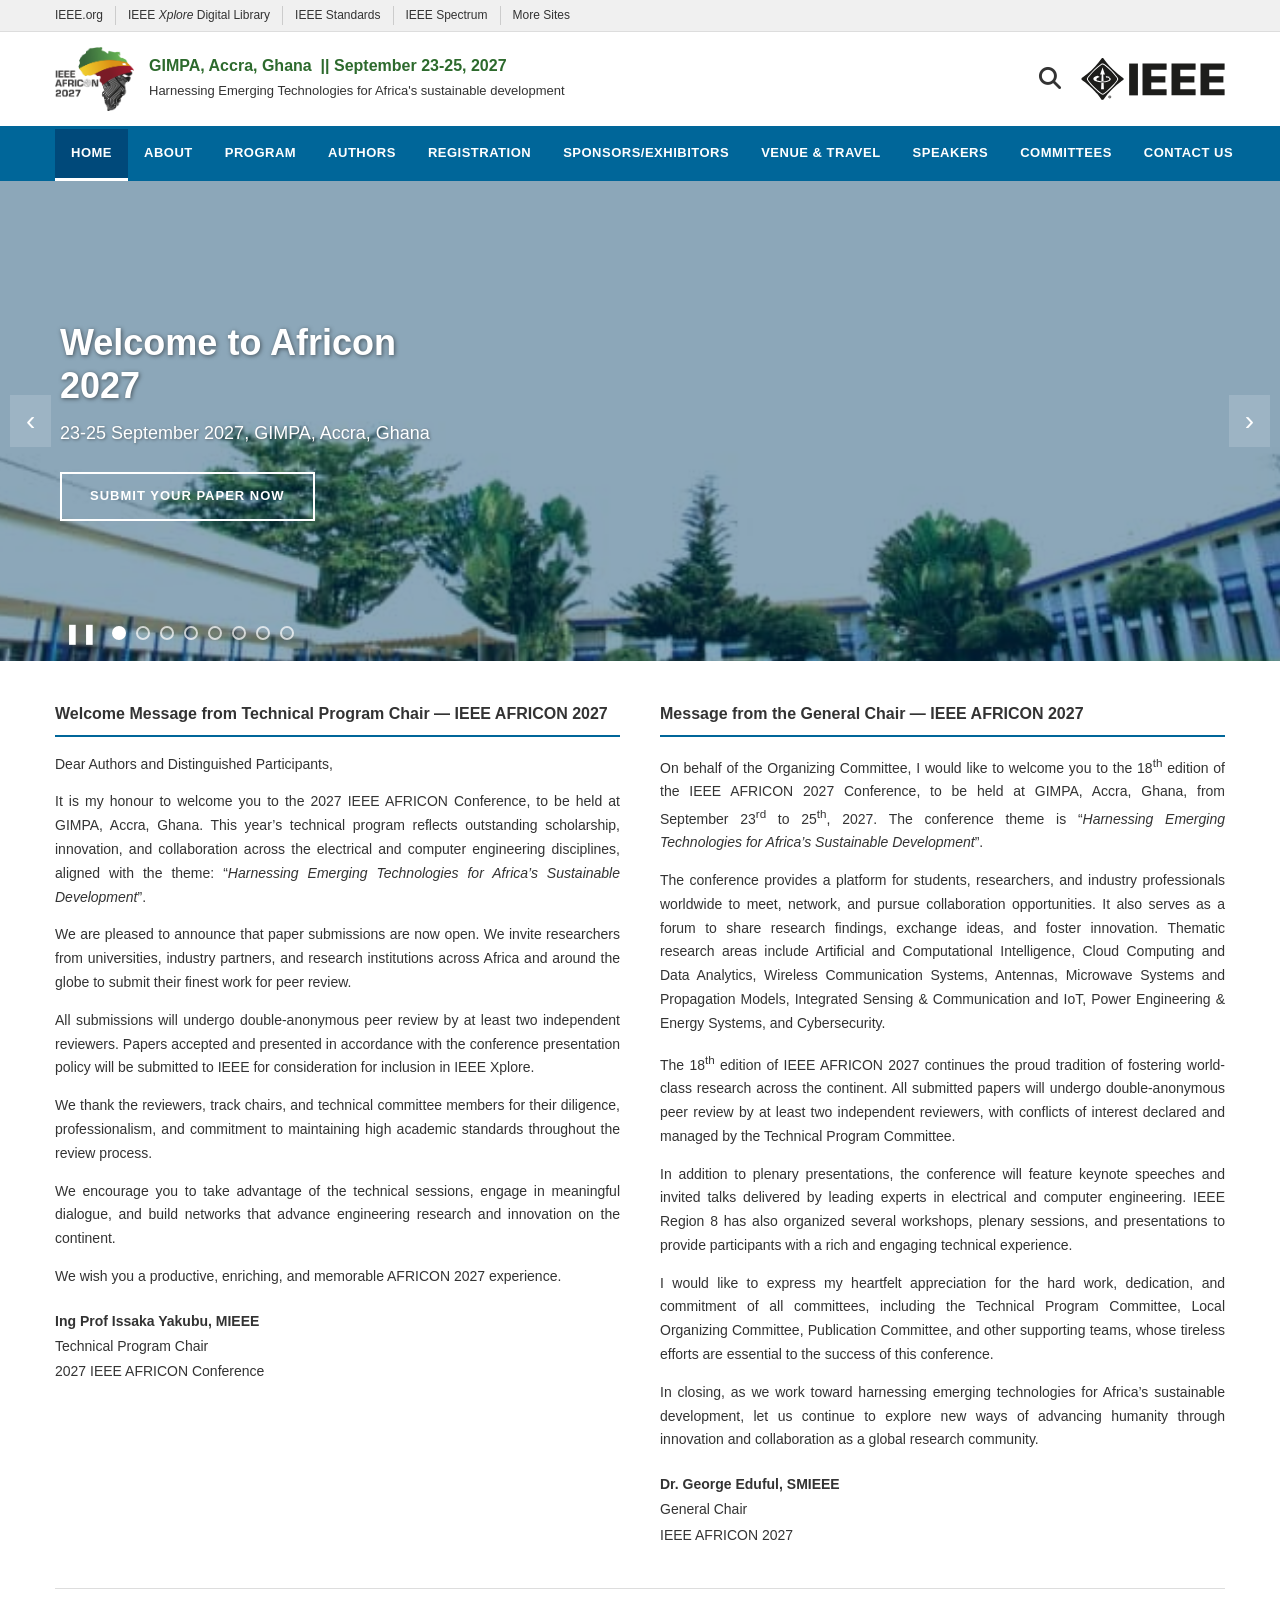
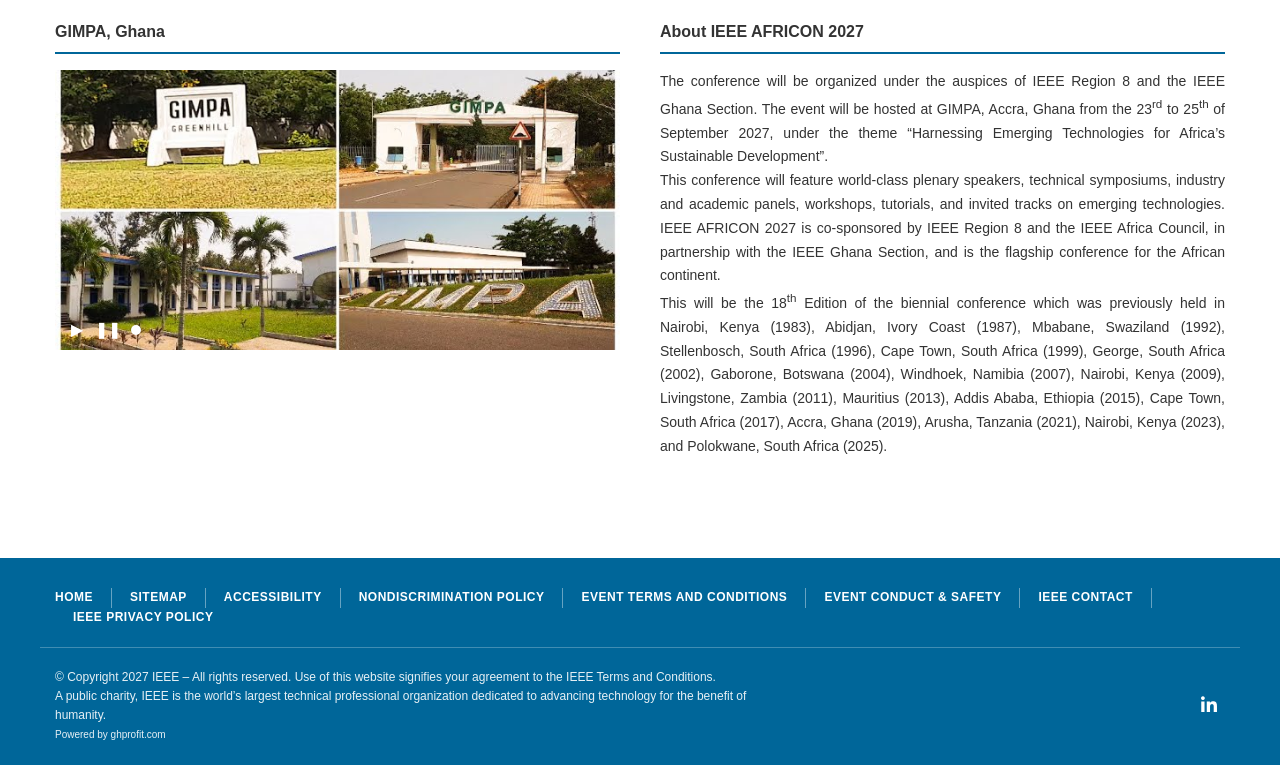
<file: index.html>
<!doctype html>
<html lang="en">
  <head>
    <meta charset="UTF-8" />
    <meta name="viewport" content="width=device-width, initial-scale=1.0" />
    <title>IEEE AFRICON 2027 - Home</title>
    <meta
      name="description"
      content="IEEE AFRICON 2027 - The 18th edition of the biennial IEEE AFRICON conference. Harnessing Emerging Technologies for Africa's sustainable development."
    />
    <link rel="stylesheet" href="assets/css/style.css" />
    <!-- Font Awesome for icons -->
    <link
      rel="stylesheet"
      href="https://cdnjs.cloudflare.com/ajax/libs/font-awesome/6.5.0/css/all.min.css"
      integrity="sha512-Avb2QiuDEEvB4bZJYdft2mNjVShBftLdPG8FJ0V7irTLQ8Uo0qcPxh4Plq7G5tGm0rU+1SPhVotteLpBERwTkA=="
      crossorigin="anonymous"
      referrerpolicy="no-referrer"
    />
    <style>
      /* Slider slides with background image */
      .slide {
        background-size: cover;
        background-position: center;
        background-attachment: fixed;
        background-repeat: no-repeat;
      }

      .slide-1,
      .slide-2,
      .slide-3,
      .slide-4,
      .slide-5,
      .slide-6,
      .slide-7,
      .slide-8 {
        background-image: url("assets/images/1.jpeg");
      }

      .mini-slide-1 {
        background-image: url("assets/images/1.jpeg");
      }

      /* Logo SVG inline styles */
      .logo-africa-map {
        fill: #2d6a2d;
      }

      /* Important dates box */
      .info-box {
        background: #f0f8ff;
        border-left: 4px solid var(--ieee-blue);
        padding: 16px 20px;
        margin: 20px 0;
        font-size: 13px;
      }

      .info-box h3 {
        font-size: 14px;
        font-weight: bold;
        color: var(--ieee-blue);
        margin-bottom: 10px;
      }

      .info-box ul {
        list-style: none;
        padding: 0;
      }

      .info-box ul li {
        padding: 4px 0;
        border-bottom: 1px dotted #ccc;
        display: flex;
        justify-content: space-between;
        gap: 10px;
      }

      .info-box ul li:last-child {
        border-bottom: none;
      }

      .info-box ul li .date-label {
        font-weight: bold;
        color: var(--text-dark);
      }

      .info-box ul li .date-val {
        color: var(--ieee-blue);
        font-weight: bold;
        white-space: nowrap;
      }
    </style>
  </head>
  <body>
    <!-- ===== TOP BAR ===== -->
    <div class="top-bar">
      <div class="container">
        <a href="https://www.ieee.org" target="_blank" rel="noopener"
          >IEEE.org</a
        >
        <a href="https://ieeexplore.ieee.org" target="_blank" rel="noopener"
          >IEEE <em>Xplore</em> Digital Library</a
        >
        <a href="https://standards.ieee.org" target="_blank" rel="noopener"
          >IEEE Standards</a
        >
        <a href="https://spectrum.ieee.org" target="_blank" rel="noopener"
          >IEEE Spectrum</a
        >
        <a
          href="https://www.ieee.org/sitemap.html"
          target="_blank"
          rel="noopener"
          >More Sites</a
        >
      </div>
    </div>

    <!-- ===== HEADER ===== -->
    <header class="site-header" id="top">
      <div class="header-inner">
        <div class="header-logo">
          <img
            src="assets/images/logo/logo.png"
            alt="IEEE AFRICON 2027 Logo"
            class="africon-logo"
          />
          <div class="header-tagline">
            <span class="venue">GIMPA, Accra, Ghana &nbsp;||&nbsp;September 23-25, 2027</span>
            <span class="theme">Harnessing Emerging Technologies for Africa's sustainable development</span>
          </div>
        </div>
        <div class="header-right">
          <button class="search-icon"><i class="fa fa-search"></i></button>
          <img
            src="assets/images/ieee-logo.svg"
            alt="IEEE"
            class="ieee-logo"
          />
        </div>
      </div>
      <div class="search-box"><div class="container"><input type="text" placeholder="Search IEEE AFRICON 2027..." /></div></div>
    </header>
    
    <!-- ===== NAVIGATION ===== -->
    <nav class="main-nav" aria-label="Main navigation">
      <div class="container">
        <ul class="nav-list">
          <li><a href="index.html" class="active">Home</a></li>
          <li>
            <a href="about.html">About</a>
            <div class="dropdown">
              <a href="about.html#conference">About the Conference</a>
              <a href="about.html#organizers">Organizers</a>
              <a href="about.html#history">History</a>
            </div>
          </li>
          <li>
            <a href="program.html">Program</a>
            <div class="dropdown">
              <a href="program.html#technical">Technical Program</a>
              <a href="program.html#keynote">Keynote Speakers</a>
              <a href="program.html#workshops">Workshops &amp; Tutorials</a>
              <a href="program.html#schedule">Schedule</a>
            </div>
          </li>
          <li>
            <a href="authors.html">Authors</a>
            <div class="dropdown">
              <a href="authors.html#cfp">Call for Papers</a>
              <a href="authors.html#submission">Paper Submission</a>
              <a href="authors.html#guidelines">Author Guidelines</a>
              <a href="authors.html#dates">Important Dates</a>
            </div>
          </li>
          <li>
            <a href="registration.html">Registration</a>
            <div class="dropdown">
              <a href="registration.html#fees">Registration Fees</a>
              <a href="registration.html#register">Register Now</a>
              <a href="registration.html#visa">Visa Information</a>
            </div>
          </li>
          <li>
            <a href="sponsors.html">Sponsors/Exhibitors</a>
            <div class="dropdown">
              <a href="sponsors.html#sponsors">Our Sponsors</a>
              <a href="sponsors.html#exhibitors">Exhibitors</a>
              <a href="sponsors.html#opportunities"
                >Sponsorship Opportunities</a
              >
            </div>
          </li>
          <li>
            <a href="venue.html">Venue&nbsp;&amp;&nbsp;Travel</a>
            <div class="dropdown">
              <a href="venue.html#venue">Conference Venue</a>
              <a href="venue.html#accommodation">Accommodation</a>
              <a href="venue.html#travel">Getting There</a>
              <a href="venue.html#kigali">About Kigali</a>
            </div>
          </li>
          <li>
            <a href="speakers.html">Speakers</a>
            <div class="dropdown">
              <a href="speakers.html#keynote">Keynote Speakers</a>
              <a href="speakers.html#invited">Invited Speakers</a>
            </div>
          </li>
          <li>
            <a href="committees.html">Committees</a>
            <div class="dropdown">
              <a href="committees.html#organizing">Organizing Committee</a>
              <a href="committees.html#technical"
                >Technical Program Committee</a
              >
              <a href="committees.html#steering">Steering Committee</a>
            </div>
          </li>
          <li><a href="contact.html">Contact&nbsp;Us</a></li>
        </ul>
      </div>
    </nav>

    <!-- ===== HERO SLIDER ===== -->
    <section class="hero-slider" aria-label="Homepage slideshow">
      <div class="slide slide-1 active">
        <div class="slide-overlay"></div>
        <div class="slide-content">
          <h1>Welcome to Africon 2027</h1>
          <p>23-25 September 2027, GIMPA, Accra, Ghana</p>
          <a href="authors.html#submission" class="btn-submit"
            >Submit Your Paper Now</a
          >
        </div>
      </div>

      <div class="slide slide-2">
        <div class="slide-overlay"></div>
        <div class="slide-content">
          <h1>
            Harnessing Emerging Technologies for Africa’s sustainable
            development
          </h1>
          <p>The 18th Edition of the Biennial IEEE AFRICON Conference</p>
          <a href="about.html" class="btn-submit">Learn More</a>
        </div>
      </div>

      <div class="slide slide-3">
        <div class="slide-overlay"></div>
        <div class="slide-content">
          <h1>Call for Papers</h1>
          <p>
            Submit your research across AI, Communications, Power Systems,
            Cybersecurity &amp; more
          </p>
          <a href="authors.html#cfp" class="btn-submit">View Call for Papers</a>
        </div>
      </div>

      <div class="slide slide-4">
        <div class="slide-overlay"></div>
        <div class="slide-content">
          <h1>Africon 2027</h1>
          <p>
            Experience the vibrant &amp; innovative capital of Africa at the
            heart of AFRICON 2027
          </p>
          <a href="venue.html" class="btn-submit"
            >Venue&nbsp;&amp;&nbsp;Travel</a
          >
        </div>
      </div>

      <div class="slide slide-5">
        <div class="slide-overlay"></div>
        <div class="slide-content">
          <h1>Keynote Speakers</h1>
          <p>
            World-class plenary presentations by leading researchers and
            industry experts
          </p>
          <a href="speakers.html" class="btn-submit">Meet Our Speakers</a>
        </div>
      </div>

      <div class="slide slide-6">
        <div class="slide-overlay"></div>
        <div class="slide-content">
          <h1>Registration Now Open</h1>
          <p>
            Secure your spot at the premier IEEE conference on the African
            continent
          </p>
          <a href="registration.html" class="btn-submit">Register Now</a>
        </div>
      </div>

      <div class="slide slide-7">
        <div class="slide-overlay"></div>
        <div class="slide-content">
          <h1>Workshops &amp; Tutorials</h1>
          <p>
            Hands-on sessions covering emerging and cutting-edge technologies
          </p>
          <a href="program.html#workshops" class="btn-submit">View Program</a>
        </div>
      </div>

      <div class="slide slide-8">
        <div class="slide-overlay"></div>
        <div class="slide-content">
          <h1>Sponsors &amp; Exhibitors</h1>
          <p>
            Partner with us to showcase your innovations to Africa's brightest
            minds
          </p>
          <a href="sponsors.html" class="btn-submit"
            >Sponsorship Opportunities</a
          >
        </div>
      </div>

      <!-- Arrows -->
      <button class="slider-arrow prev" aria-label="Previous slide">
        &#8249;
      </button>
      <button class="slider-arrow next" aria-label="Next slide">&#8250;</button>

      <!-- Dots & play/pause -->
      <div class="slider-dots">
        <div class="slider-controls-row">
          <button class="slider-play-pause" aria-label="Play/Pause slideshow">
            ❚❚
          </button>
          <button class="dot active" aria-label="Slide 1"></button>
          <button class="dot" aria-label="Slide 2"></button>
          <button class="dot" aria-label="Slide 3"></button>
          <button class="dot" aria-label="Slide 4"></button>
          <button class="dot" aria-label="Slide 5"></button>
          <button class="dot" aria-label="Slide 6"></button>
          <button class="dot" aria-label="Slide 7"></button>
          <button class="dot" aria-label="Slide 8"></button>
        </div>
      </div>
    </section>

    <!-- ===== MAIN CONTENT ===== -->
    <main class="main-content">
      <!-- Two-column messages -->
      <div class="two-col">
        <!-- Left: Technical Program Chair message -->
        <div class="message-column" style="text-align: justify;">
          <h2>Welcome Message from Technical Program Chair  — IEEE AFRICON 2027</h2>

          <p>Dear Authors and Distinguished Participants,</p>

          <p>
            It is my honour to welcome you to the 2027 IEEE AFRICON Conference,
            to be held at GIMPA, Accra, Ghana. This year’s technical program
            reflects outstanding scholarship, innovation, and collaboration
            across the electrical and computer engineering disciplines, aligned
            with the theme: &ldquo;<em
              >Harnessing Emerging Technologies for Africa’s Sustainable
              Development</em
            >&rdquo;.
          </p>

          <p>
            We are pleased to announce that paper submissions are now open. We
            invite researchers from universities, industry partners, and
            research institutions across Africa and around the globe to submit
            their finest work for peer review.
          </p>

          <p>
            All submissions will undergo double-anonymous peer review by at
            least two independent reviewers. Papers accepted and presented in
            accordance with the conference presentation policy will be
            submitted to IEEE for consideration for inclusion in IEEE Xplore.
          </p>

          <p>
            We thank the reviewers, track chairs, and technical committee
            members for their diligence, professionalism, and commitment to
            maintaining high academic standards throughout the review process.
          </p>

          <p>
            We encourage you to take advantage of the technical sessions, engage
            in meaningful dialogue, and build networks that advance engineering
            research and innovation on the continent.
          </p>

          <p>
            We wish you a productive, enriching, and memorable AFRICON 2027
            experience.
          </p>

          <div class="signature">
            <strong>Ing Prof Issaka Yakubu, MIEEE</strong><br />
            Technical Program Chair<br />
            2027 IEEE AFRICON Conference
          </div>
        </div>

        <!-- Right: General Chair welcome -->
        <div class="message-column" style="text-align: justify;">
          <h2>Message from the General Chair — IEEE AFRICON 2027</h2>

          <p>
            On behalf of the Organizing Committee, I would like to welcome you
            to the 18<sup>th</sup> edition of the IEEE AFRICON 2027 Conference,
            to be held at GIMPA, Accra, Ghana, from September 23<sup>rd</sup> to
            25<sup>th</sup>, 2027. The conference theme is &ldquo;<em
              >Harnessing Emerging Technologies for Africa’s Sustainable
              Development</em
            >&rdquo;.
          </p>

          <p>
            The conference provides a platform for students, researchers, and
            industry professionals worldwide to meet, network, and pursue
            collaboration opportunities. It also serves as a forum to share
            research findings, exchange ideas, and foster innovation. Thematic
            research areas include Artificial and Computational Intelligence,
            Cloud Computing and Data Analytics, Wireless Communication Systems,
            Antennas, Microwave Systems and Propagation Models, Integrated
            Sensing &amp; Communication and IoT, Power Engineering &amp; Energy
            Systems, and Cybersecurity.
          </p>

          <p>
            The 18<sup>th</sup> edition of IEEE AFRICON 2027 continues the proud
            tradition of fostering world-class research across the continent.
            All submitted papers will undergo double-anonymous peer review by
            at least two independent reviewers, with conflicts of interest
            declared and managed by the Technical Program Committee.
          </p>

          <p>
            In addition to plenary presentations, the conference will feature
            keynote speeches and invited talks delivered by leading experts in
            electrical and computer engineering. IEEE Region 8 has also
            organized several workshops, plenary sessions, and presentations to
            provide participants with a rich and engaging technical experience.
          </p>

          <p>
            I would like to express my heartfelt appreciation for the hard work,
            dedication, and commitment of all committees, including the
            Technical Program Committee, Local Organizing Committee, Publication
            Committee, and other supporting teams, whose tireless efforts are
            essential to the success of this conference.
          </p>

          <p>
            In closing, as we work toward harnessing emerging technologies for
            Africa’s sustainable development, let us continue to explore new
            ways of advancing humanity through innovation and collaboration as a
            global research community.
          </p>

          <div class="signature">
            <strong>Dr. George Eduful, SMIEEE</strong><br />
            General Chair<br />
            IEEE AFRICON 2027
          </div>
        </div>
      </div>

      <!-- ===== VENUE + ABOUT SECTION ===== -->
      <div class="venue-section">
        <!-- Left: Venue slider -->
        <div>
          <h2>GIMPA, Ghana</h2>
          <div class="mini-slider" aria-label="Venue images">
            <div
              class="mini-slide mini-slide-1 active"
              style="
                background-image: url(&quot;assets/images/1.jpeg&quot;);
                background-size: cover;
                background-position: center;
              "
            ></div>
            <div
              class="mini-slide"
              style="
                background-image: url(&quot;assets/images/2.jpg&quot;);
                background-size: cover;
                background-position: center;
              "
            ></div>
            <div
              class="mini-slide"
              style="
                background-image: url(&quot;assets/images/3.jpeg&quot;);
                background-size: cover;
                background-position: center;
              "
            ></div>
            <div class="mini-slider-controls">
              <button class="mini-btn mini-play" aria-label="Play">
                &#9654;
              </button>
              <button class="mini-btn mini-pause" aria-label="Pause">
                &#10074;&#10074;
              </button>
              <span class="mini-dot"></span>
            </div>
          </div>
        </div>

        <!-- Right: About AFRICON 2027 -->
        <div style="text-align: justify;">
          <h2>About IEEE AFRICON 2027</h2>
          <p>
            The conference will be organized under the auspices of IEEE Region 8
            and the IEEE Ghana Section. The event will be hosted
            at GIMPA, Accra, Ghana from the 23<sup>rd</sup> to 25<sup>th</sup>
            of September 2027, under the theme &ldquo;Harnessing Emerging
            Technologies for Africa&rsquo;s Sustainable Development&rdquo;.
          </p>
          <p>
            This conference will feature world-class plenary speakers, technical
            symposiums, industry and academic panels, workshops, tutorials, and
            invited tracks on emerging technologies. IEEE AFRICON 2027 is
            co-sponsored by IEEE Region 8 and the IEEE Africa Council, in
            partnership with the IEEE Ghana Section, and
            is the flagship conference for the African continent.
          </p>
          <p>
            This will be the 18<sup>th</sup> Edition of the biennial conference
            which was previously held in Nairobi, Kenya (1983), Abidjan, Ivory
            Coast (1987), Mbabane, Swaziland (1992), Stellenbosch, South Africa
            (1996), Cape Town, South Africa (1999), George, South Africa (2002),
            Gaborone, Botswana (2004), Windhoek, Namibia (2007), Nairobi, Kenya
            (2009), Livingstone, Zambia (2011), Mauritius (2013), Addis Ababa,
            Ethiopia (2015), Cape Town, South Africa (2017), Accra, Ghana
            (2019), Arusha, Tanzania (2021), Nairobi, Kenya (2023), and
            Polokwane, South Africa (2025).
          </p>
        </div>
      </div>
    </main>

    <!-- ===== FOOTER ===== -->
    <footer class="site-footer">
      <nav class="footer-nav" aria-label="Footer navigation">
        <a href="index.html">Home</a>
        <a href="https://www.ieee.org/sitemap.html" target="_blank" rel="noopener">Sitemap</a>
        <a href="https://www.ieee.org/accessibility-statement.html" target="_blank" rel="noopener">Accessibility</a>
        <a href="https://www.ieee.org/about/corporate/governance/p9-26.html" target="_blank" rel="noopener">Nondiscrimination Policy</a>
        <a href="https://events.ieee.org/planning-basics/event-registration/policies-terms-conditions/" target="_blank" rel="noopener">Event Terms and Conditions</a>
        <a href="https://events.ieee.org/planning-basics/general-guidelines/ieee-event-conduct-and-safety-statement-for-conferences/" target="_blank" rel="noopener">Event Conduct &amp; Safety</a>
        <a href="https://www.ieee.org/about/contact.html" target="_blank" rel="noopener">IEEE Contact</a>
        <a
          href="https://www.ieee.org/security/privacy-policy.html"
          target="_blank"
          rel="noopener"
          >IEEE Privacy Policy</a
        >
      </nav>
      <div class="footer-bottom">
        <p class="footer-copy">
          &copy; Copyright 2027 IEEE &ndash; All rights reserved. Use of this
          website signifies your agreement to the IEEE Terms and Conditions.<br />
          A public charity, IEEE is the world&rsquo;s largest technical
          professional organization dedicated to advancing technology for the
          benefit of humanity.<br />
          <small>Powered by ghprofit.com</small>
        </p>

        <div class="footer-social" aria-label="Social media links">
          <a href="https://www.linkedin.com/company/ieee-africon" target="_blank" rel="noopener" aria-label="IEEE AFRICON on LinkedIn"><i class="fab fa-linkedin-in"></i></a>
        </div>
      </div>
    </footer>

    <!-- Back to Top -->
    <a
      href="#top"
      class="back-to-top"
      aria-label="Back to top"
      style="opacity: 0"
    >
      <span class="cookie-icon"><i class="fas fa-circle-dot"></i></span>
      Back to Top
    </a>

    <script src="assets/js/main.js"></script>
  </body>
</html>
</file>
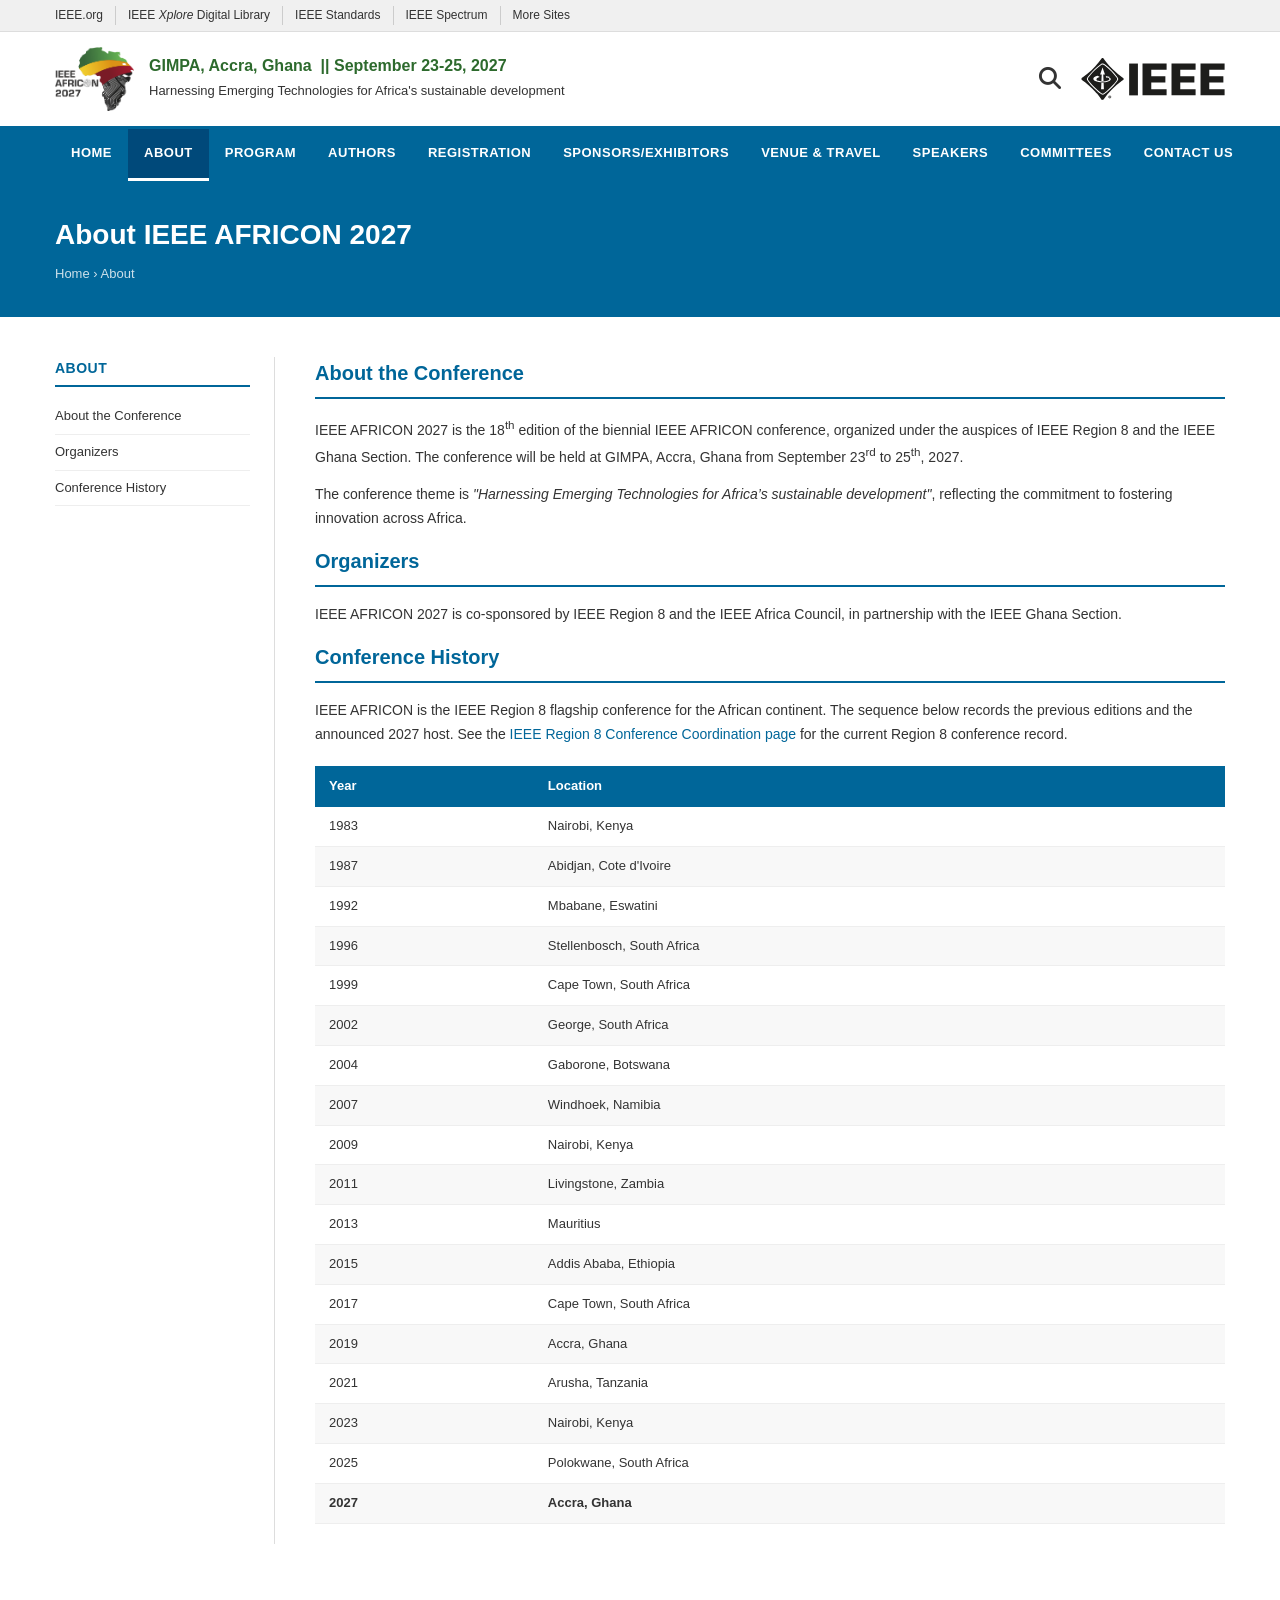
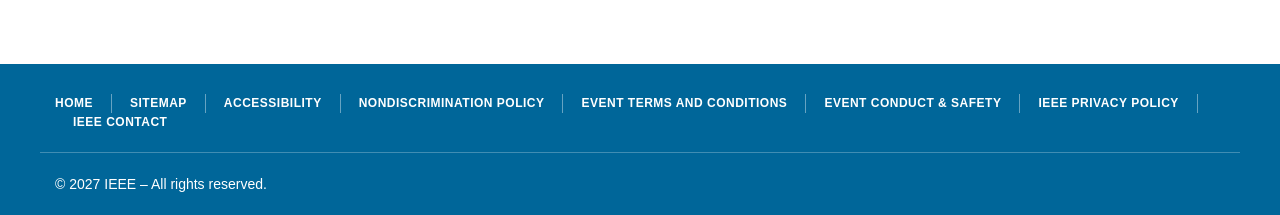
<file: about.html>
<!doctype html>
<html lang="en">
  <head>
    <meta charset="UTF-8" />
    <meta name="viewport" content="width=device-width, initial-scale=1.0" />
    <title>About – IEEE AFRICON 2027</title>
    <link rel="stylesheet" href="assets/css/style.css" />
    <link rel="stylesheet" href="assets/css/pages.css" />
    <link
      rel="stylesheet"
      href="https://cdnjs.cloudflare.com/ajax/libs/font-awesome/6.5.0/css/all.min.css"
      crossorigin="anonymous"
    />
  </head>
  <body>
    <div class="top-bar">
      <div class="container">
        <a href="https://www.ieee.org" target="_blank">IEEE.org</a>
        <a href="https://ieeexplore.ieee.org" target="_blank"
          >IEEE <em>Xplore</em> Digital Library</a
        >
        <a href="https://standards.ieee.org" target="_blank">IEEE Standards</a>
        <a href="https://spectrum.ieee.org" target="_blank">IEEE Spectrum</a>
        <a href="https://www.ieee.org/sitemap.html" target="_blank"
          >More Sites</a
        >
      </div>
    </div>

    <header class="site-header" id="top">
      <div class="header-inner">
        <div class="header-logo">
          <img
            src="assets/images/logo/logo.png"
            alt="IEEE AFRICON 2027 Logo"
            class="africon-logo"
          />
          <div class="header-tagline">
            <span class="venue"
              >GIMPA, Accra, Ghana &nbsp;||&nbsp;September 23-25, 2027</span
            >
            <span class="theme"
              >Harnessing Emerging Technologies for Africa's sustainable
              development</span
            >
          </div>
        </div>
        <div class="header-right">
          <button class="search-icon"><i class="fa fa-search"></i></button>
          <img src="assets/images/ieee-logo.svg" alt="IEEE" class="ieee-logo" />
        </div>
      </div>
      <div class="search-box">
        <div class="container">
          <input type="text" placeholder="Search IEEE AFRICON 2027..." />
        </div>
      </div>
    </header>
    <nav class="main-nav">
      <div class="container">
        <ul class="nav-list">
          <li><a href="index.html">Home</a></li>
          <li><a href="about.html" class="active">About</a></li>
          <li><a href="program.html">Program</a></li>
          <li><a href="authors.html">Authors</a></li>
          <li><a href="registration.html">Registration</a></li>
          <li><a href="sponsors.html">Sponsors/Exhibitors</a></li>
          <li><a href="venue.html">Venue&nbsp;&amp;&nbsp;Travel</a></li>
          <li><a href="speakers.html">Speakers</a></li>
          <li><a href="committees.html">Committees</a></li>
          <li><a href="contact.html">Contact&nbsp;Us</a></li>
        </ul>
      </div>
    </nav>

    <div class="page-hero">
      <div class="container">
        <h1>About IEEE AFRICON 2027</h1>
        <div class="breadcrumb">
          <a href="index.html">Home</a> &rsaquo; About
        </div>
      </div>
    </div>

    <div class="page-layout">
      <aside class="sidebar">
        <h3>About</h3>
        <ul>
          <li><a href="#conference">About the Conference</a></li>
          <li><a href="#organizers">Organizers</a></li>
          <li><a href="#history">Conference History</a></li>
        </ul>
      </aside>

      <div class="page-content">
        <h2 id="conference">About the Conference</h2>
        <p>
          IEEE AFRICON 2027 is the 18<sup>th</sup> edition of the biennial IEEE
          AFRICON conference, organized under the auspices of IEEE Region 8 and
          the IEEE Ghana Section. The conference will be held at GIMPA, Accra,
          Ghana from September 23<sup>rd</sup> to 25<sup>th</sup>, 2027.
        </p>

        <p>
          The conference theme is
          <em
            >"Harnessing Emerging Technologies for Africa’s sustainable
            development"</em
          >, reflecting the commitment to fostering innovation across Africa.
        </p>

        <h2 id="organizers">Organizers</h2>
        <p>
          IEEE AFRICON 2027 is co-sponsored by IEEE Region 8 and the IEEE Africa
          Council, in partnership with the IEEE Ghana Section.
        </p>

        <h2 id="history">Conference History</h2>
        <p>
          IEEE AFRICON is the IEEE Region 8 flagship conference for the African
          continent. The sequence below records the previous editions and the
          announced 2027 host. See the
          <a
            href="https://ieeer8.org/conference-coordination/"
            target="_blank"
            rel="noopener"
            >IEEE Region 8 Conference Coordination page</a
          >
          for the current Region 8 conference record.
        </p>
        <table>
          <thead>
            <tr>
              <th>Year</th>
              <th>Location</th>
            </tr>
          </thead>
          <tbody>
            <tr><td>1983</td><td>Nairobi, Kenya</td></tr>
            <tr><td>1987</td><td>Abidjan, Cote d'Ivoire</td></tr>
            <tr><td>1992</td><td>Mbabane, Eswatini</td></tr>
            <tr><td>1996</td><td>Stellenbosch, South Africa</td></tr>
            <tr><td>1999</td><td>Cape Town, South Africa</td></tr>
            <tr><td>2002</td><td>George, South Africa</td></tr>
            <tr><td>2004</td><td>Gaborone, Botswana</td></tr>
            <tr><td>2007</td><td>Windhoek, Namibia</td></tr>
            <tr><td>2009</td><td>Nairobi, Kenya</td></tr>
            <tr><td>2011</td><td>Livingstone, Zambia</td></tr>
            <tr><td>2013</td><td>Mauritius</td></tr>
            <tr><td>2015</td><td>Addis Ababa, Ethiopia</td></tr>
            <tr><td>2017</td><td>Cape Town, South Africa</td></tr>
            <tr><td>2019</td><td>Accra, Ghana</td></tr>
            <tr><td>2021</td><td>Arusha, Tanzania</td></tr>
            <tr><td>2023</td><td>Nairobi, Kenya</td></tr>
            <tr>
              <td>2025</td>
              <td>Polokwane, South Africa</td>
            </tr>
            <tr>
              <td><strong>2027</strong></td>
              <td><strong>Accra, Ghana</strong></td>
            </tr>
          </tbody>
        </table>
      </div>
    </div>

    <footer class="site-footer">
      <nav class="footer-nav">
        <a href="index.html">Home</a>
        <a href="https://www.ieee.org/sitemap.html" target="_blank" rel="noopener">Sitemap</a>
        <a href="https://www.ieee.org/accessibility-statement.html" target="_blank" rel="noopener">Accessibility</a>
        <a href="https://www.ieee.org/about/corporate/governance/p9-26.html" target="_blank" rel="noopener">Nondiscrimination Policy</a>
        <a href="https://events.ieee.org/planning-basics/event-registration/policies-terms-conditions/" target="_blank" rel="noopener">Event Terms and Conditions</a>
        <a href="https://events.ieee.org/planning-basics/general-guidelines/ieee-event-conduct-and-safety-statement-for-conferences/" target="_blank" rel="noopener">Event Conduct &amp; Safety</a>
        <a href="https://www.ieee.org/security/privacy-policy.html" target="_blank" rel="noopener">IEEE Privacy Policy</a>
        <a href="https://www.ieee.org/about/contact.html" target="_blank" rel="noopener">IEEE Contact</a>
      </nav>
      <div class="footer-bottom">
        <p>&copy; 2027 IEEE – All rights reserved.</p>
      </div>
    </footer>
  </body>
</html>
</file>
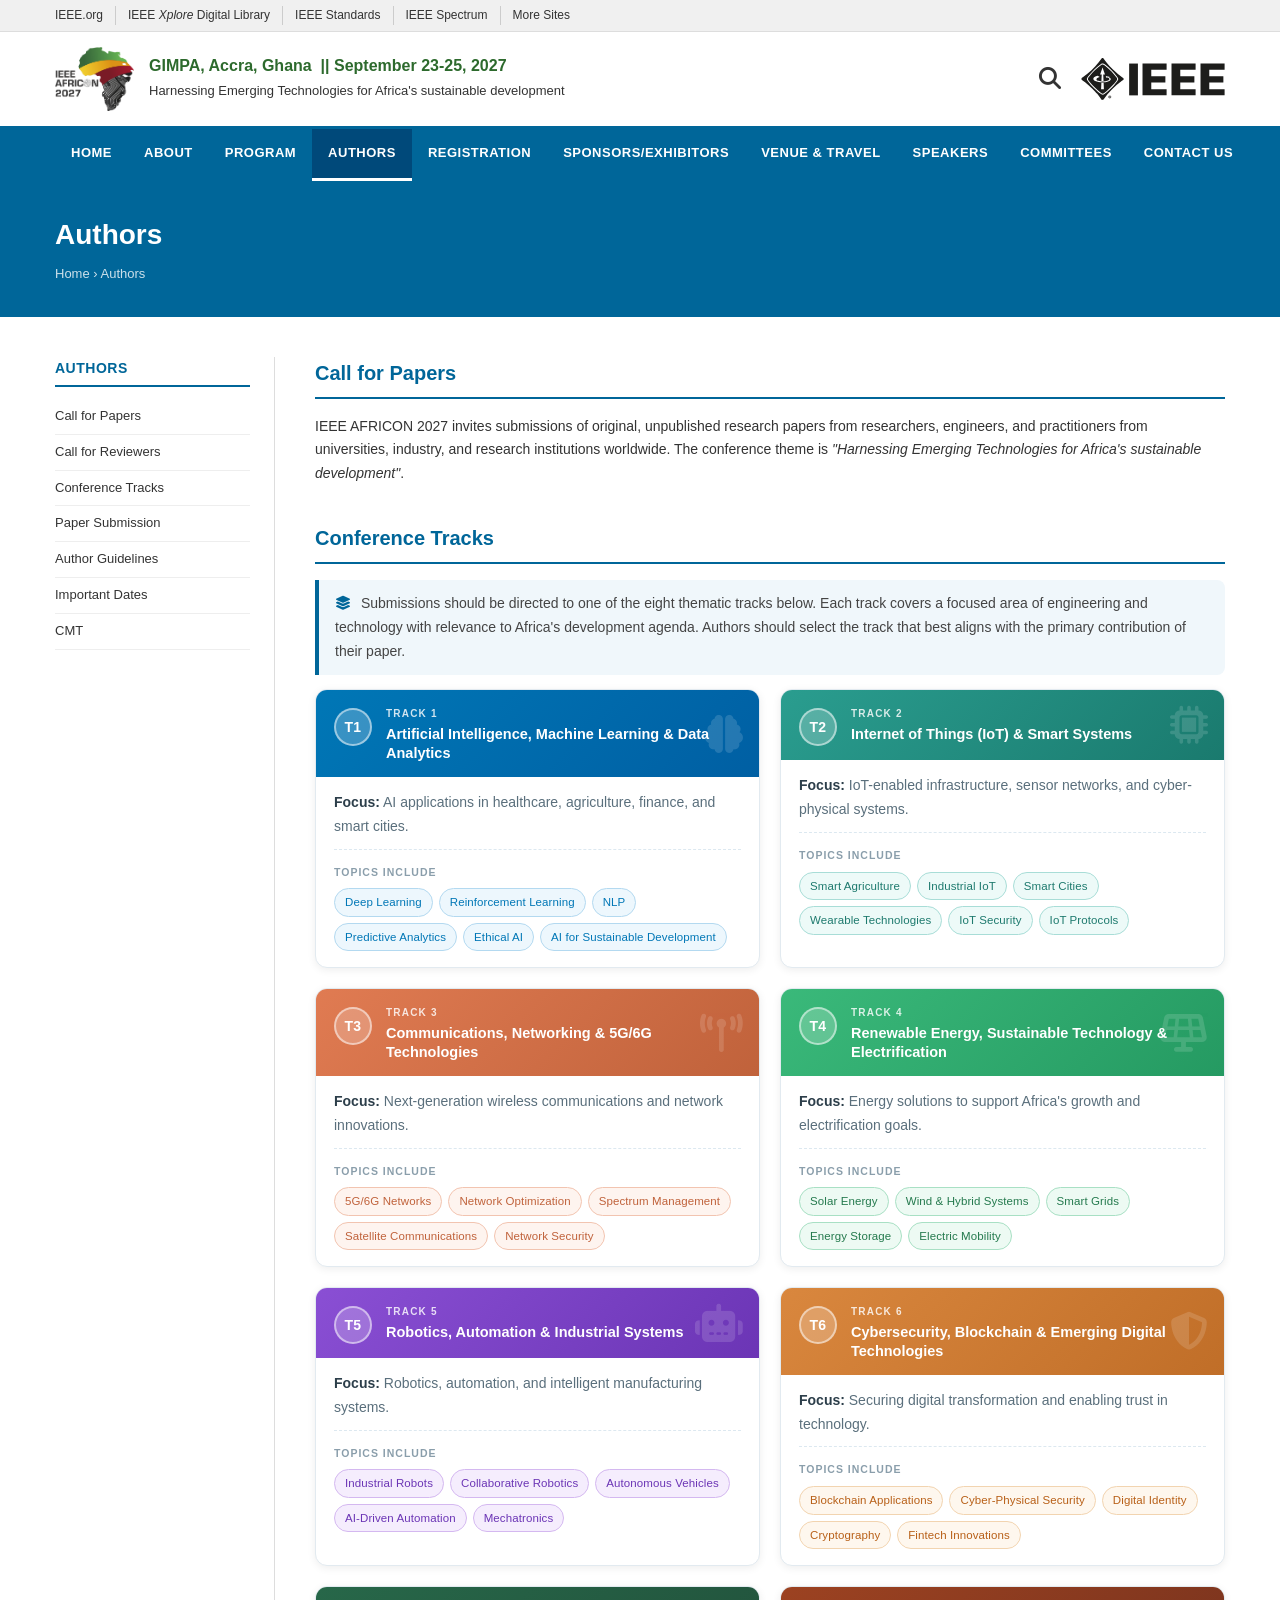
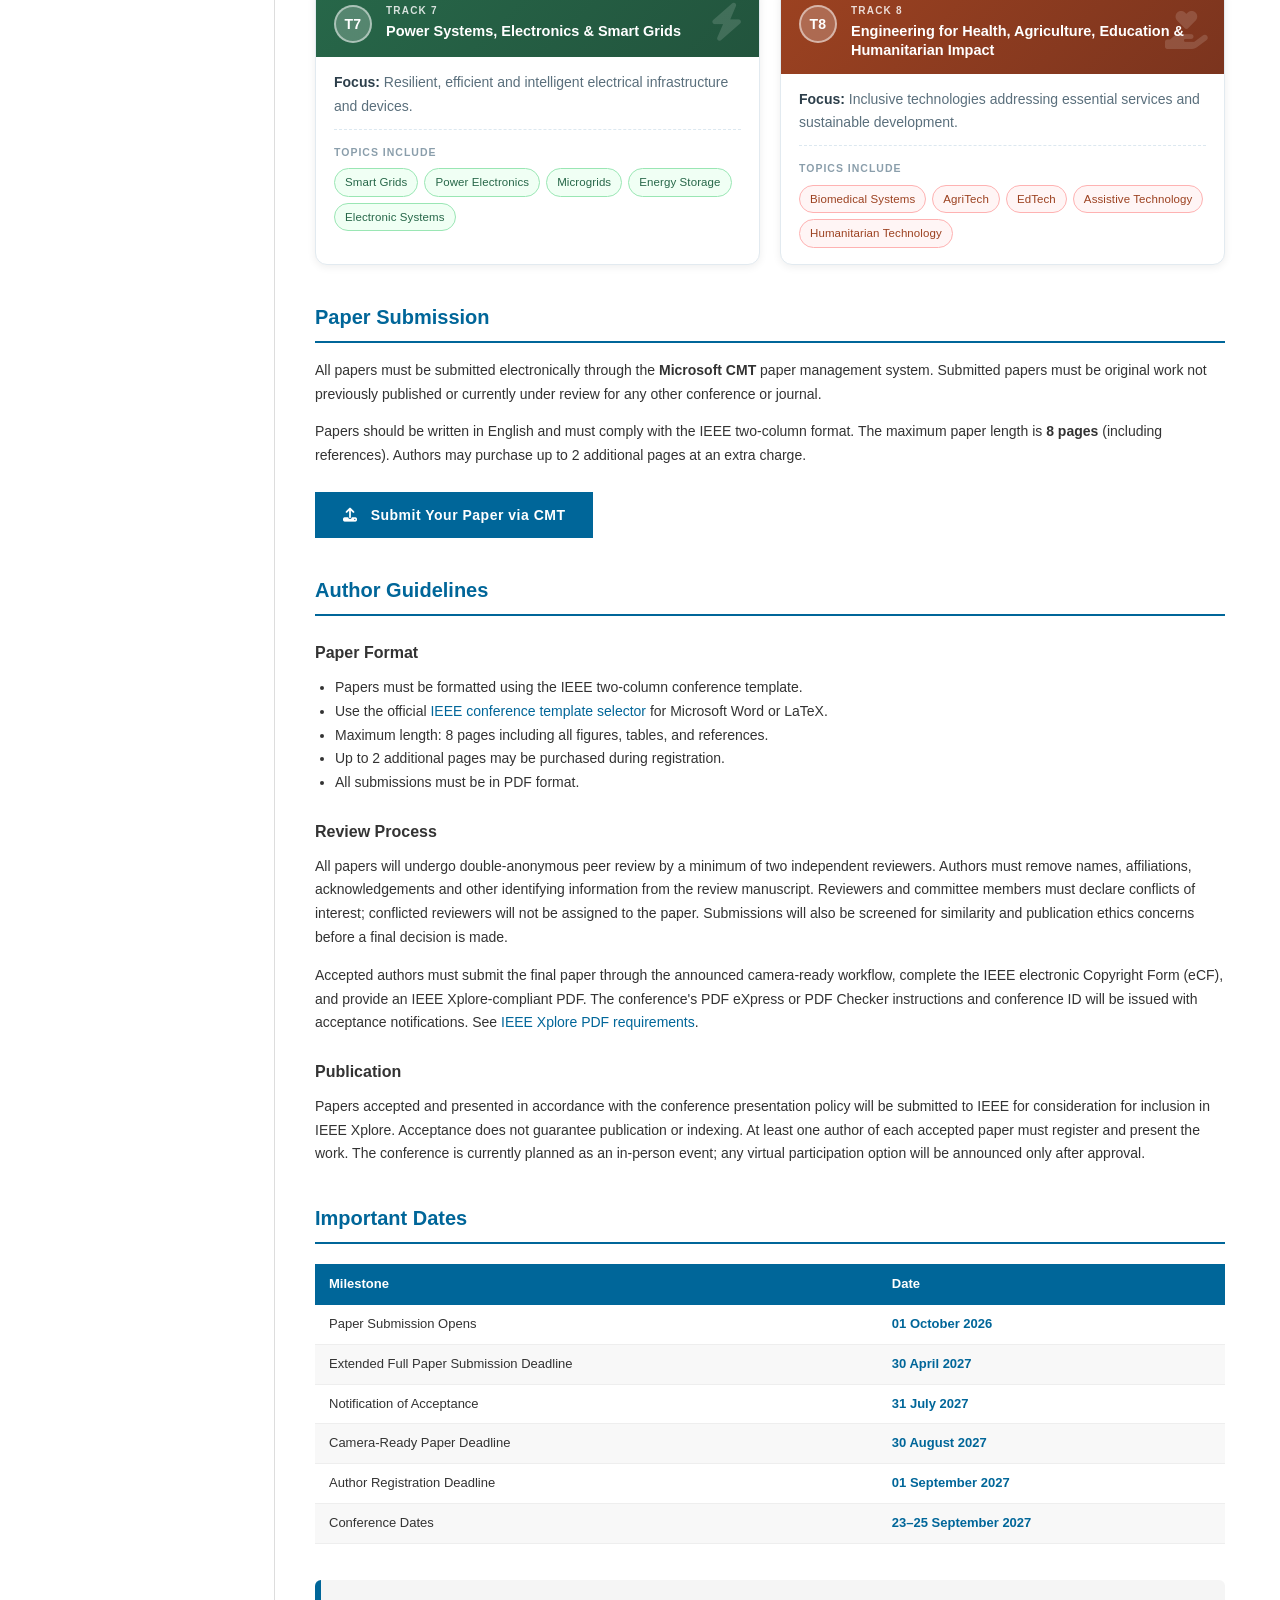
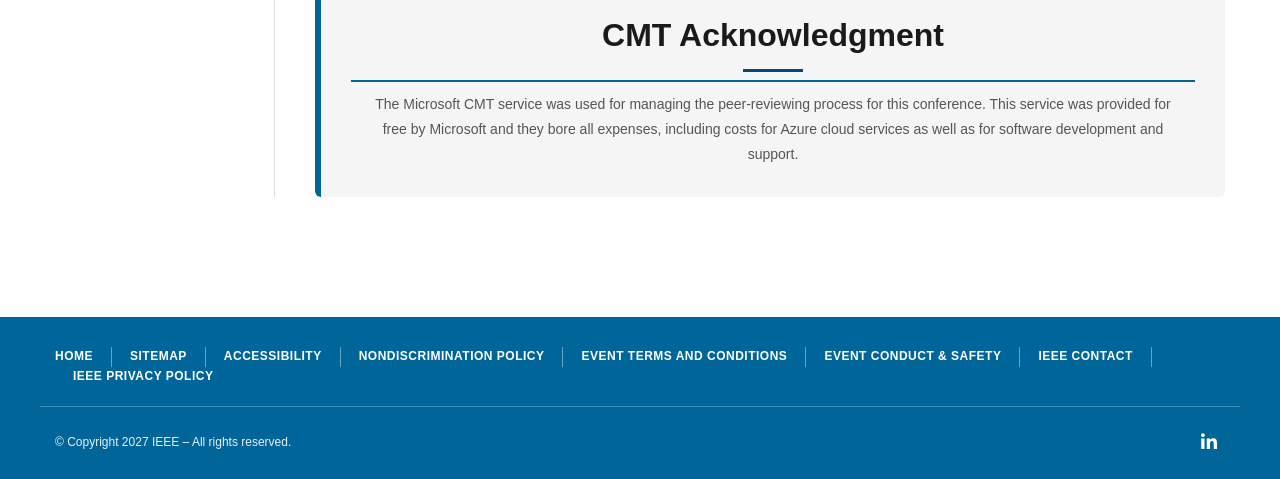
<file: authors.html>
<!doctype html>
<html lang="en">
  <head>
    <meta charset="UTF-8" />
    <meta name="viewport" content="width=device-width, initial-scale=1.0" />
    <title>Authors – IEEE AFRICON 2027</title>
    <link rel="stylesheet" href="assets/css/style.css" />
    <link rel="stylesheet" href="assets/css/pages.css" />
    <link rel="stylesheet" href="https://cdnjs.cloudflare.com/ajax/libs/font-awesome/6.5.0/css/all.min.css" crossorigin="anonymous" />
    <style>
      /* ── Existing styles ── */
      .cmt-ack {
        margin-top: 40px;
        padding: 30px;
        background: #f5f5f5;
        border-left: 6px solid #006699;
        border-radius: 6px;
        text-align: center;
      }
      .cmt-ack h2 {
        font-size: 32px;
        margin-bottom: 10px;
        color: #1a1a1a;
        position: relative;
      }
      .cmt-ack h2::after {
        content: "";
        display: block;
        width: 60px;
        height: 3px;
        background: #00497a;
        margin: 8px auto 0;
      }
      .cmt-ack p {
        max-width: 800px;
        margin: 0 auto;
        color: #555;
        line-height: 1.8;
      }
      .dates-table th {
        background: var(--ieee-blue);
        color: white;
      }
      .highlight {
        color: var(--ieee-blue);
        font-weight: bold;
      }
      .btn-primary {
        display: inline-block;
        background: var(--ieee-blue);
        color: white;
        padding: 12px 28px;
        font-size: 14px;
        font-weight: bold;
        letter-spacing: 0.5px;
        border: none;
        cursor: pointer;
        margin-top: 10px;
        text-decoration: none;
      }
      .page-content a.btn-primary,
      .page-content a.btn-primary i {
        color: #fff !important;
      }
      .btn-primary:hover {
        background: var(--ieee-dark-blue);
        text-decoration: none;
        color: white;
      }

      /* ── Track Section Styles ── */
      :root {
        --track-1: #0077b6;
        --track-2: #2a9d8f;
        --track-3: #e76f51;
        --track-4: #57cc99;
        --track-5: #9b5de5;
        --track-6: #f4a261;
        --card-radius: 12px;
        --shadow-sm: 0 2px 8px rgba(0,0,0,0.07);
        --shadow-md: 0 6px 24px rgba(0,0,0,0.11);
      }

      .tracks-intro {
        font-size: 14.5px;
        line-height: 1.75;
        color: #444;
        margin-bottom: 28px;
        border-left: 4px solid #006699;
        padding-left: 14px;
        background: #f0f7fb;
        padding: 12px 16px;
        border-radius: 0 8px 8px 0;
      }

      .tracks-grid {
        display: grid !important;
        grid-template-columns: 1fr 1fr;
        gap: 20px;
        margin-bottom: 16px;
      }

      /* WordPress wpautop may inject empty paragraphs between grid cards. */
      .tracks-grid > p,
      .tracks-grid > br {
        display: none !important;
      }

      @media (max-width: 720px) {
        .tracks-grid { grid-template-columns: 1fr; }
      }

      .track-card {
        float: none !important;
        width: auto !important;
        max-width: none !important;
        grid-column: auto !important;
        border-radius: var(--card-radius);
        border: 1px solid #e2eaf0;
        background: #fff;
        overflow: hidden;
        box-shadow: var(--shadow-sm);
        transition: transform 0.2s, box-shadow 0.2s;
        cursor: default;
      }
      .track-card:hover {
        transform: translateY(-3px);
        box-shadow: var(--shadow-md);
      }

      .track-header {
        display: flex;
        align-items: flex-start;
        gap: 14px;
        padding: 16px 18px 14px;
        color: #fff;
        position: relative;
      }

      /* Per-track colours */
      .track-card:nth-of-type(1) .track-header { background: linear-gradient(135deg, #0077b6, #005fa3); }
      .track-card:nth-of-type(2) .track-header { background: linear-gradient(135deg, #2a9d8f, #1a7a6e); }
      .track-card:nth-of-type(3) .track-header { background: linear-gradient(135deg, #e07b52, #c0623b); }
      .track-card:nth-of-type(4) .track-header { background: linear-gradient(135deg, #3ab97a, #259a62); }
      .track-card:nth-of-type(5) .track-header { background: linear-gradient(135deg, #8a4fd4, #6b35b5); }
      .track-card:nth-of-type(6) .track-header { background: linear-gradient(135deg, #d9873e, #c06e28); }
      .track-card:nth-of-type(7) .track-header { background: linear-gradient(135deg, #276749, #22543d); }
      .track-card:nth-of-type(8) .track-header { background: linear-gradient(135deg, #9c4221, #7b341e); }

      .track-number-badge {
        flex-shrink: 0;
        width: 38px;
        height: 38px;
        border-radius: 50%;
        background: rgba(255,255,255,0.22);
        border: 2px solid rgba(255,255,255,0.5);
        display: flex;
        align-items: center;
        justify-content: center;
        font-size: 14px;
        font-weight: 800;
        letter-spacing: 0.3px;
        margin-top: 2px;
      }

      .track-header-text { flex: 1; }
      .track-number-label {
        font-size: 10px;
        font-weight: 700;
        letter-spacing: 1.2px;
        text-transform: uppercase;
        opacity: 0.82;
        margin-bottom: 3px;
      }
      .track-title {
        font-size: 14.5px;
        font-weight: 800;
        line-height: 1.3;
      }

      .track-body {
        padding: 14px 18px 16px;
      }

      .track-focus {
        font-size: 12.5px;
        color: #5a6f7c;
        line-height: 1.6;
        margin-bottom: 12px;
        padding-bottom: 10px;
        border-bottom: 1px dashed #dce8f0;
      }
      .track-focus strong {
        color: #2c3e4a;
        font-weight: 700;
      }

      .track-topics-label {
        font-size: 10.5px;
        font-weight: 800;
        letter-spacing: 1px;
        text-transform: uppercase;
        color: #8a9eab;
        margin-bottom: 8px;
      }

      .track-topics {
        display: flex;
        flex-wrap: wrap;
        gap: 6px;
      }
      .topic-tag {
        font-size: 11.5px;
        padding: 4px 10px;
        border-radius: 20px;
        font-weight: 500;
        border: 1px solid;
        white-space: nowrap;
        letter-spacing: 0.1px;
      }

      /* Tag colour per track */
      .track-card:nth-of-type(1) .topic-tag { color: #0077b6; border-color: #b3d9f0; background: #edf7fd; }
      .track-card:nth-of-type(2) .topic-tag { color: #1e7a6e; border-color: #a8ddd7; background: #edfaf8; }
      .track-card:nth-of-type(3) .topic-tag { color: #c0623b; border-color: #f2c4b0; background: #fef4ef; }
      .track-card:nth-of-type(4) .topic-tag { color: #257a4e; border-color: #a8e0c4; background: #edfaf3; }
      .track-card:nth-of-type(5) .topic-tag { color: #6b35b5; border-color: #d4b8f0; background: #f5edfd; }
      .track-card:nth-of-type(6) .topic-tag { color: #b86018; border-color: #f2d4b0; background: #fef7ee; }
      .track-card:nth-of-type(7) .topic-tag { color: #276749; border-color: #9ae6b4; background: #f0fff4; }
      .track-card:nth-of-type(8) .topic-tag { color: #9c4221; border-color: #feb2b2; background: #fff5f5; }

      /* Track icon accent */
      .track-icon {
        position: absolute;
        right: 16px;
        top: 50%;
        transform: translateY(-50%);
        font-size: 38px;
        opacity: 0.14;
      }
    </style>
  </head>
  <body>

    <!-- TOP BAR -->
    <div class="top-bar"><div class="container">
      <a href="https://www.ieee.org" target="_blank">IEEE.org</a>
      <a href="https://ieeexplore.ieee.org" target="_blank">IEEE <em>Xplore</em> Digital Library</a>
      <a href="https://standards.ieee.org" target="_blank">IEEE Standards</a>
      <a href="https://spectrum.ieee.org" target="_blank">IEEE Spectrum</a>
      <a href="https://www.ieee.org/sitemap.html" target="_blank">More Sites</a>
    </div></div>

    <!-- HEADER -->
    <header class="site-header" id="top">
      <div class="header-inner">
        <div class="header-logo">
          <img
            src="assets/images/logo/logo.png"
            alt="IEEE AFRICON 2027 Logo"
            class="africon-logo"
          />
          <div class="header-tagline">
            <span class="venue">GIMPA, Accra, Ghana &nbsp;||&nbsp;September 23-25, 2027</span>
            <span class="theme">Harnessing Emerging Technologies for Africa's sustainable development</span>
          </div>
        </div>
        <div class="header-right">
          <button class="search-icon"><i class="fa fa-search"></i></button>
          <img
            src="assets/images/ieee-logo.svg"
            alt="IEEE"
            class="ieee-logo"
          />
        </div>
      </div>
      <div class="search-box"><div class="container"><input type="text" placeholder="Search IEEE AFRICON 2027..." /></div></div>
    </header>

    <!-- NAV -->
    <nav class="main-nav"><div class="container"><ul class="nav-list">
      <li><a href="index.html">Home</a></li>
      <li><a href="about.html">About</a></li>
      <li><a href="program.html">Program</a></li>
      <li><a href="authors.html" class="active">Authors</a></li>
      <li><a href="registration.html">Registration</a></li>
      <li><a href="sponsors.html">Sponsors/Exhibitors</a></li>
      <li><a href="venue.html">Venue&nbsp;&amp;&nbsp;Travel</a></li>
      <li><a href="speakers.html">Speakers</a></li>
      <li><a href="committees.html">Committees</a></li>
      <li><a href="contact.html">Contact&nbsp;Us</a></li>
    </ul></div></nav>

    <!-- PAGE HERO -->
    <div class="page-hero"><div class="container">
      <h1>Authors</h1>
      <div class="breadcrumb"><a href="index.html">Home</a> &rsaquo; Authors</div>
    </div></div>

    <!-- PAGE LAYOUT -->
    <div class="page-layout">
      <aside class="sidebar">
        <h3>Authors</h3>
        <ul>
          <li><a href="#cfp">Call for Papers</a></li>
          <li><a href="call-for-reviewers.html">Call for Reviewers</a></li>
          <li><a href="#tracks">Conference Tracks</a></li>
          <li><a href="#submission">Paper Submission</a></li>
          <li><a href="#guidelines">Author Guidelines</a></li>
          <li><a href="#dates">Important Dates</a></li>
          <li><a href="#cmt">CMT</a></li>
        </ul>
      </aside>

      <div class="page-content">

        <!-- ── CALL FOR PAPERS ── -->
        <h2 id="cfp">Call for Papers</h2>
        <p>
          IEEE AFRICON 2027 invites submissions of original, unpublished research papers from researchers, engineers, and practitioners from universities, industry, and research institutions worldwide. The conference theme is <em>"Harnessing Emerging Technologies for Africa's sustainable development"</em>.
        </p>

        <!-- ── TRACKS ── -->
        <h2 id="tracks" style="margin-top:36px;">Conference Tracks</h2>
        <p class="tracks-intro">
          <i class="fa fa-layer-group" style="color:#006699;margin-right:6px;"></i>
          Submissions should be directed to one of the eight thematic tracks below. Each track covers a focused area of engineering and technology with relevance to Africa's development agenda. Authors should select the track that best aligns with the primary contribution of their paper.
        </p>

        <div class="tracks-grid">

          <!-- Track 1 -->
          <div class="track-card">
            <div class="track-header">
              <div class="track-number-badge">T1</div>
              <div class="track-header-text">
                <div class="track-number-label">Track 1</div>
                <div class="track-title">Artificial Intelligence, Machine Learning &amp; Data Analytics</div>
              </div>
              <i class="fa fa-brain track-icon"></i>
            </div>
            <div class="track-body">
              <p class="track-focus"><strong>Focus:</strong> AI applications in healthcare, agriculture, finance, and smart cities.</p>
              <div class="track-topics-label">Topics include</div>
              <div class="track-topics">
                <span class="topic-tag">Deep Learning</span>
                <span class="topic-tag">Reinforcement Learning</span>
                <span class="topic-tag">NLP</span>
                <span class="topic-tag">Predictive Analytics</span>
                <span class="topic-tag">Ethical AI</span>
                <span class="topic-tag">AI for Sustainable Development</span>
              </div>
            </div>
          </div>

          <!-- Track 2 -->
          <div class="track-card">
            <div class="track-header">
              <div class="track-number-badge">T2</div>
              <div class="track-header-text">
                <div class="track-number-label">Track 2</div>
                <div class="track-title">Internet of Things (IoT) &amp; Smart Systems</div>
              </div>
              <i class="fa fa-microchip track-icon"></i>
            </div>
            <div class="track-body">
              <p class="track-focus"><strong>Focus:</strong> IoT-enabled infrastructure, sensor networks, and cyber-physical systems.</p>
              <div class="track-topics-label">Topics include</div>
              <div class="track-topics">
                <span class="topic-tag">Smart Agriculture</span>
                <span class="topic-tag">Industrial IoT</span>
                <span class="topic-tag">Smart Cities</span>
                <span class="topic-tag">Wearable Technologies</span>
                <span class="topic-tag">IoT Security</span>
                <span class="topic-tag">IoT Protocols</span>
              </div>
            </div>
          </div>

          <!-- Track 3 -->
          <div class="track-card">
            <div class="track-header">
              <div class="track-number-badge">T3</div>
              <div class="track-header-text">
                <div class="track-number-label">Track 3</div>
                <div class="track-title">Communications, Networking &amp; 5G/6G Technologies</div>
              </div>
              <i class="fa fa-tower-broadcast track-icon"></i>
            </div>
            <div class="track-body">
              <p class="track-focus"><strong>Focus:</strong> Next-generation wireless communications and network innovations.</p>
              <div class="track-topics-label">Topics include</div>
              <div class="track-topics">
                <span class="topic-tag">5G/6G Networks</span>
                <span class="topic-tag">Network Optimization</span>
                <span class="topic-tag">Spectrum Management</span>
                <span class="topic-tag">Satellite Communications</span>
                <span class="topic-tag">Network Security</span>
              </div>
            </div>
          </div>

          <!-- Track 4 -->
          <div class="track-card">
            <div class="track-header">
              <div class="track-number-badge">T4</div>
              <div class="track-header-text">
                <div class="track-number-label">Track 4</div>
                <div class="track-title">Renewable Energy, Sustainable Technology &amp; Electrification</div>
              </div>
              <i class="fa fa-solar-panel track-icon"></i>
            </div>
            <div class="track-body">
              <p class="track-focus"><strong>Focus:</strong> Energy solutions to support Africa's growth and electrification goals.</p>
              <div class="track-topics-label">Topics include</div>
              <div class="track-topics">
                <span class="topic-tag">Solar Energy</span>
                <span class="topic-tag">Wind &amp; Hybrid Systems</span>
                <span class="topic-tag">Smart Grids</span>
                <span class="topic-tag">Energy Storage</span>
                <span class="topic-tag">Electric Mobility</span>
              </div>
            </div>
          </div>

          <!-- Track 5 -->
          <div class="track-card">
            <div class="track-header">
              <div class="track-number-badge">T5</div>
              <div class="track-header-text">
                <div class="track-number-label">Track 5</div>
                <div class="track-title">Robotics, Automation &amp; Industrial Systems</div>
              </div>
              <i class="fa fa-robot track-icon"></i>
            </div>
            <div class="track-body">
              <p class="track-focus"><strong>Focus:</strong> Robotics, automation, and intelligent manufacturing systems.</p>
              <div class="track-topics-label">Topics include</div>
              <div class="track-topics">
                <span class="topic-tag">Industrial Robots</span>
                <span class="topic-tag">Collaborative Robotics</span>
                <span class="topic-tag">Autonomous Vehicles</span>
                <span class="topic-tag">AI-Driven Automation</span>
                <span class="topic-tag">Mechatronics</span>
              </div>
            </div>
          </div>

          <!-- Track 6 -->
          <div class="track-card">
            <div class="track-header">
              <div class="track-number-badge">T6</div>
              <div class="track-header-text">
                <div class="track-number-label">Track 6</div>
                <div class="track-title">Cybersecurity, Blockchain &amp; Emerging Digital Technologies</div>
              </div>
              <i class="fa fa-shield-halved track-icon"></i>
            </div>
            <div class="track-body">
              <p class="track-focus"><strong>Focus:</strong> Securing digital transformation and enabling trust in technology.</p>
              <div class="track-topics-label">Topics include</div>
              <div class="track-topics">
                <span class="topic-tag">Blockchain Applications</span>
                <span class="topic-tag">Cyber-Physical Security</span>
                <span class="topic-tag">Digital Identity</span>
                <span class="topic-tag">Cryptography</span>
                <span class="topic-tag">Fintech Innovations</span>
              </div>
            </div>
          </div>

          <!-- Track 7 -->
          <div class="track-card">
            <div class="track-header">
              <div class="track-number-badge">T7</div>
              <div class="track-header-text">
                <div class="track-number-label">Track 7</div>
                <div class="track-title">Power Systems, Electronics &amp; Smart Grids</div>
              </div>
              <i class="fa fa-bolt track-icon"></i>
            </div>
            <div class="track-body">
              <p class="track-focus"><strong>Focus:</strong> Resilient, efficient and intelligent electrical infrastructure and devices.</p>
              <div class="track-topics-label">Topics include</div>
              <div class="track-topics">
                <span class="topic-tag">Smart Grids</span>
                <span class="topic-tag">Power Electronics</span>
                <span class="topic-tag">Microgrids</span>
                <span class="topic-tag">Energy Storage</span>
                <span class="topic-tag">Electronic Systems</span>
              </div>
            </div>
          </div>

          <!-- Track 8 -->
          <div class="track-card">
            <div class="track-header">
              <div class="track-number-badge">T8</div>
              <div class="track-header-text">
                <div class="track-number-label">Track 8</div>
                <div class="track-title">Engineering for Health, Agriculture, Education &amp; Humanitarian Impact</div>
              </div>
              <i class="fa fa-hand-holding-heart track-icon"></i>
            </div>
            <div class="track-body">
              <p class="track-focus"><strong>Focus:</strong> Inclusive technologies addressing essential services and sustainable development.</p>
              <div class="track-topics-label">Topics include</div>
              <div class="track-topics">
                <span class="topic-tag">Biomedical Systems</span>
                <span class="topic-tag">AgriTech</span>
                <span class="topic-tag">EdTech</span>
                <span class="topic-tag">Assistive Technology</span>
                <span class="topic-tag">Humanitarian Technology</span>
              </div>
            </div>
          </div>

        </div><!-- /tracks-grid -->

        <!-- ── PAPER SUBMISSION ── -->
        <h2 id="submission" style="margin-top:36px;">Paper Submission</h2>
        <p>
          All papers must be submitted electronically through the <strong>Microsoft CMT</strong> paper management system. Submitted papers must be original work not previously published or currently under review for any other conference or journal.
        </p>
        <p>
          Papers should be written in English and must comply with the IEEE two-column format. The maximum paper length is <strong>8 pages</strong> (including references). Authors may purchase up to 2 additional pages at an extra charge.
        </p>
        <a href="https://cmt3.research.microsoft.com/AFRICON2027/Submission/Index" target="_blank" rel="noopener" class="btn-primary" style="color:#fff !important;background:#006699 !important;text-decoration:none !important;"><i class="fa fa-upload" style="color:#fff !important;"></i> &nbsp; <span style="color:#fff !important;">Submit Your Paper via CMT</span></a>

        <!-- ── AUTHOR GUIDELINES ── -->
        <h2 id="guidelines" style="margin-top:36px;">Author Guidelines</h2>
        <h3>Paper Format</h3>
        <ul>
          <li>Papers must be formatted using the IEEE two-column conference template.</li>
          <li>Use the official <a href="https://template-selector.ieee.org/" target="_blank" rel="noopener">IEEE conference template selector</a> for Microsoft Word or LaTeX.</li>
          <li>Maximum length: 8 pages including all figures, tables, and references.</li>
          <li>Up to 2 additional pages may be purchased during registration.</li>
          <li>All submissions must be in PDF format.</li>
        </ul>
        <h3>Review Process</h3>
        <p>
          All papers will undergo double-anonymous peer review by a minimum of
          two independent reviewers. Authors must remove names, affiliations,
          acknowledgements and other identifying information from the review
          manuscript. Reviewers and committee members must declare conflicts of
          interest; conflicted reviewers will not be assigned to the paper.
          Submissions will also be screened for similarity and publication
          ethics concerns before a final decision is made.
        </p>
        <p>
          Accepted authors must submit the final paper through the announced
          camera-ready workflow, complete the IEEE electronic Copyright Form
          (eCF), and provide an IEEE Xplore-compliant PDF. The conference's PDF
          eXpress or PDF Checker instructions and conference ID will be issued
          with acceptance notifications. See
          <a href="https://conferences.ieeeauthorcenter.ieee.org/write-your-paper/meet-ieee-xplore-requirements/" target="_blank" rel="noopener">IEEE Xplore PDF requirements</a>.
        </p>
        <h3>Publication</h3>
        <p>
          Papers accepted and presented in accordance with the conference
          presentation policy will be submitted to IEEE for consideration for
          inclusion in IEEE Xplore. Acceptance does not guarantee publication
          or indexing. At least one author of each accepted paper must register
          and present the work. The conference is currently planned as an
          in-person event; any virtual participation option will be announced
          only after approval.
        </p>

        <!-- ── IMPORTANT DATES ── -->
        <h2 id="dates" style="margin-top:36px;">Important Dates</h2>
        <table class="dates-table">
          <thead>
            <tr><th>Milestone</th><th>Date</th></tr>
          </thead>
          <tbody>
            <tr><td>Paper Submission Opens</td><td class="highlight">01 October 2026</td></tr>
            <tr><td>Extended Full Paper Submission Deadline</td><td class="highlight">30 April 2027</td></tr>
            <tr><td>Notification of Acceptance</td><td class="highlight">31 July 2027</td></tr>
            <tr><td>Camera-Ready Paper Deadline</td><td class="highlight">30 August 2027</td></tr>
            <tr><td>Author Registration Deadline</td><td class="highlight">01 September 2027</td></tr>
            <tr><td>Conference Dates</td><td class="highlight">23–25 September 2027</td></tr>
          </tbody>
        </table>

        <!-- ── CMT ACKNOWLEDGMENT ── -->
        <div class="cmt-ack" id="cmt" style="margin-top:36px;">
          <h2>CMT Acknowledgment</h2>
          <p>
            The Microsoft CMT service was used for managing the peer-reviewing process for this conference. This service was provided for free by Microsoft and they bore all expenses, including costs for Azure cloud services as well as for software development and support.
          </p>
        </div>

      </div><!-- /page-content -->
    </div><!-- /page-layout -->

    <!-- FOOTER -->
    <footer class="site-footer">
      <nav class="footer-nav">
        <a href="index.html">Home</a>
        <a href="https://www.ieee.org/sitemap.html" target="_blank" rel="noopener">Sitemap</a>
        <a href="https://www.ieee.org/accessibility-statement.html" target="_blank" rel="noopener">Accessibility</a>
        <a href="https://www.ieee.org/about/corporate/governance/p9-26.html" target="_blank" rel="noopener">Nondiscrimination Policy</a>
        <a href="https://events.ieee.org/planning-basics/event-registration/policies-terms-conditions/" target="_blank" rel="noopener">Event Terms and Conditions</a>
        <a href="https://events.ieee.org/planning-basics/general-guidelines/ieee-event-conduct-and-safety-statement-for-conferences/" target="_blank" rel="noopener">Event Conduct &amp; Safety</a>
        <a href="https://www.ieee.org/about/contact.html" target="_blank" rel="noopener">IEEE Contact</a>
        <a href="https://www.ieee.org/security/privacy-policy.html" target="_blank">IEEE Privacy Policy</a>
      </nav>
      <div class="footer-bottom">
        <p class="footer-copy">&copy; Copyright 2027 IEEE &ndash; All rights reserved.</p>
        <div class="footer-social" aria-label="Social media links">
          <a href="https://www.linkedin.com/company/ieee-africon" target="_blank" rel="noopener" aria-label="IEEE AFRICON on LinkedIn"><i class="fab fa-linkedin-in"></i></a>
        </div>
      </div>
    </footer>

    <a href="#top" class="back-to-top" style="opacity:0;"><span class="cookie-icon"><i class="fas fa-circle-dot"></i></span>Back to Top</a>
    <script src="assets/js/main.js"></script>
    <script src="assets/js/page-template.js"></script>
  </body>
</html>
</file>
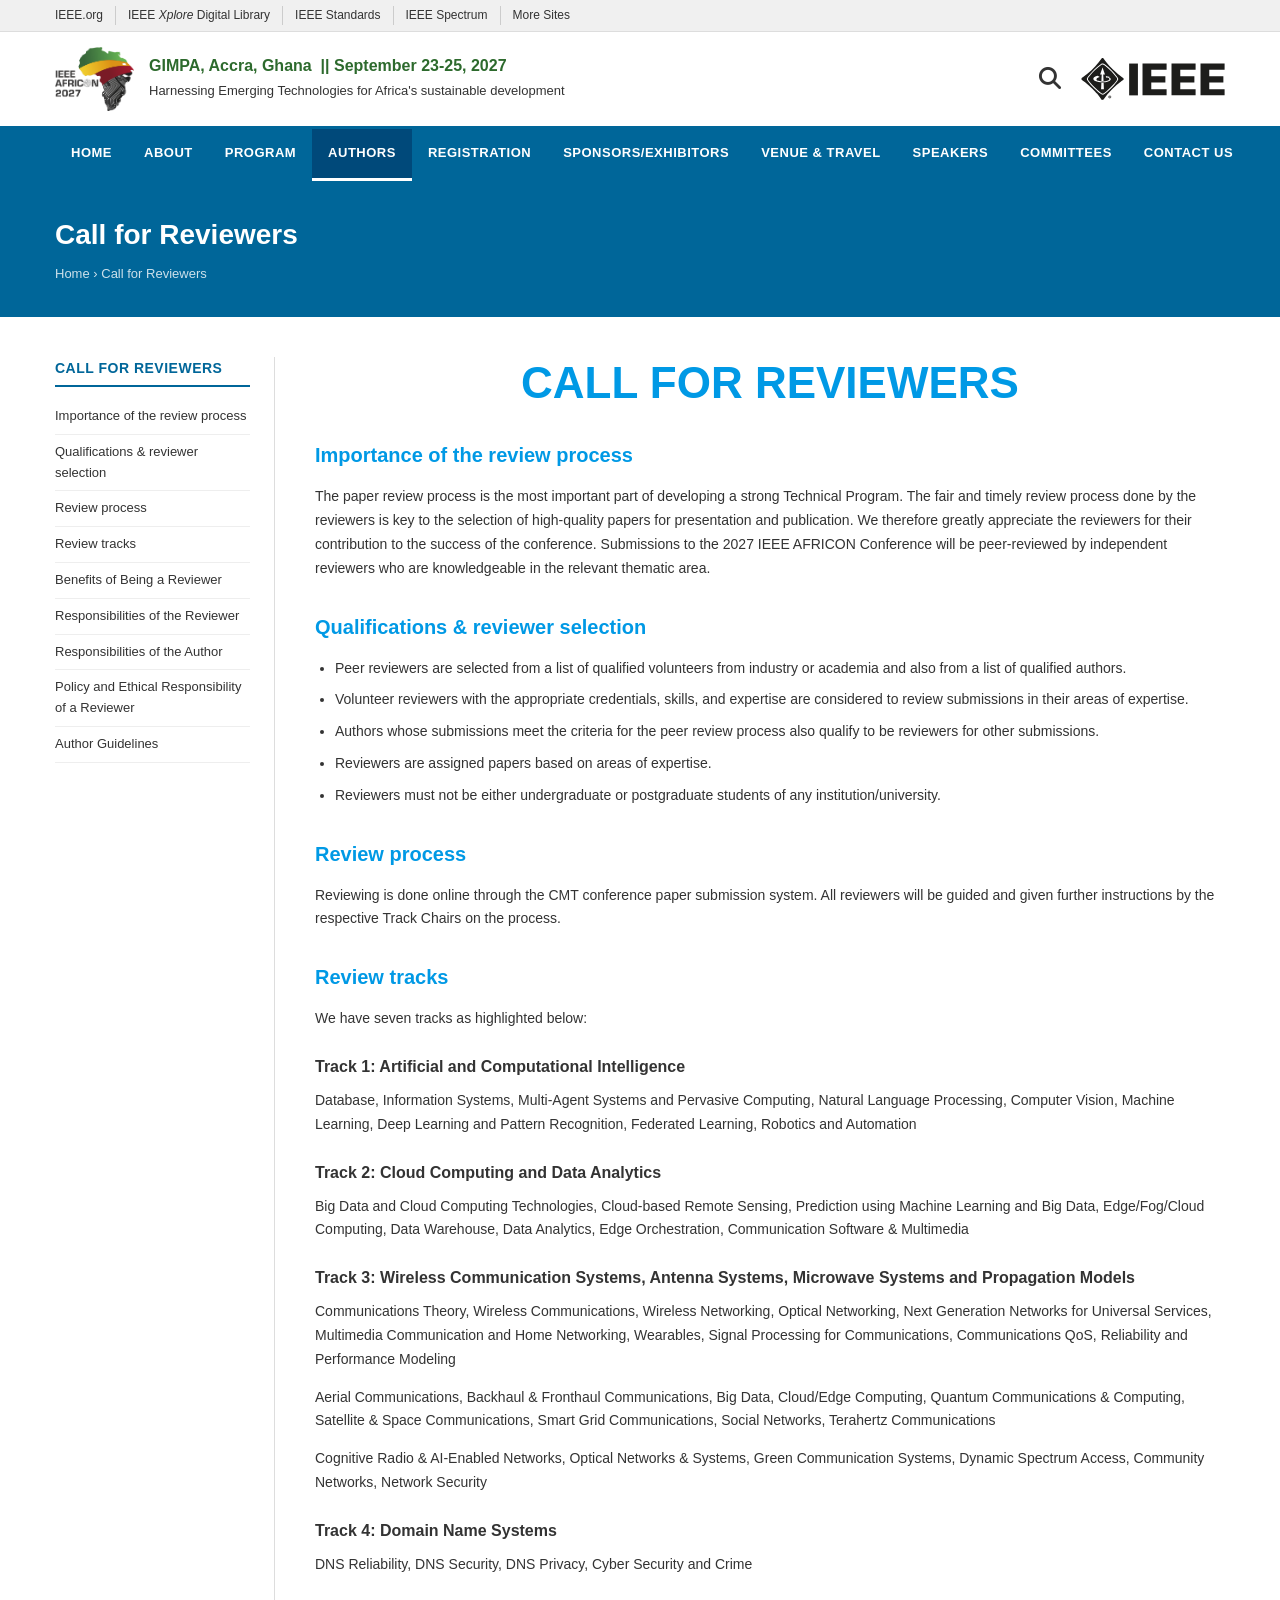
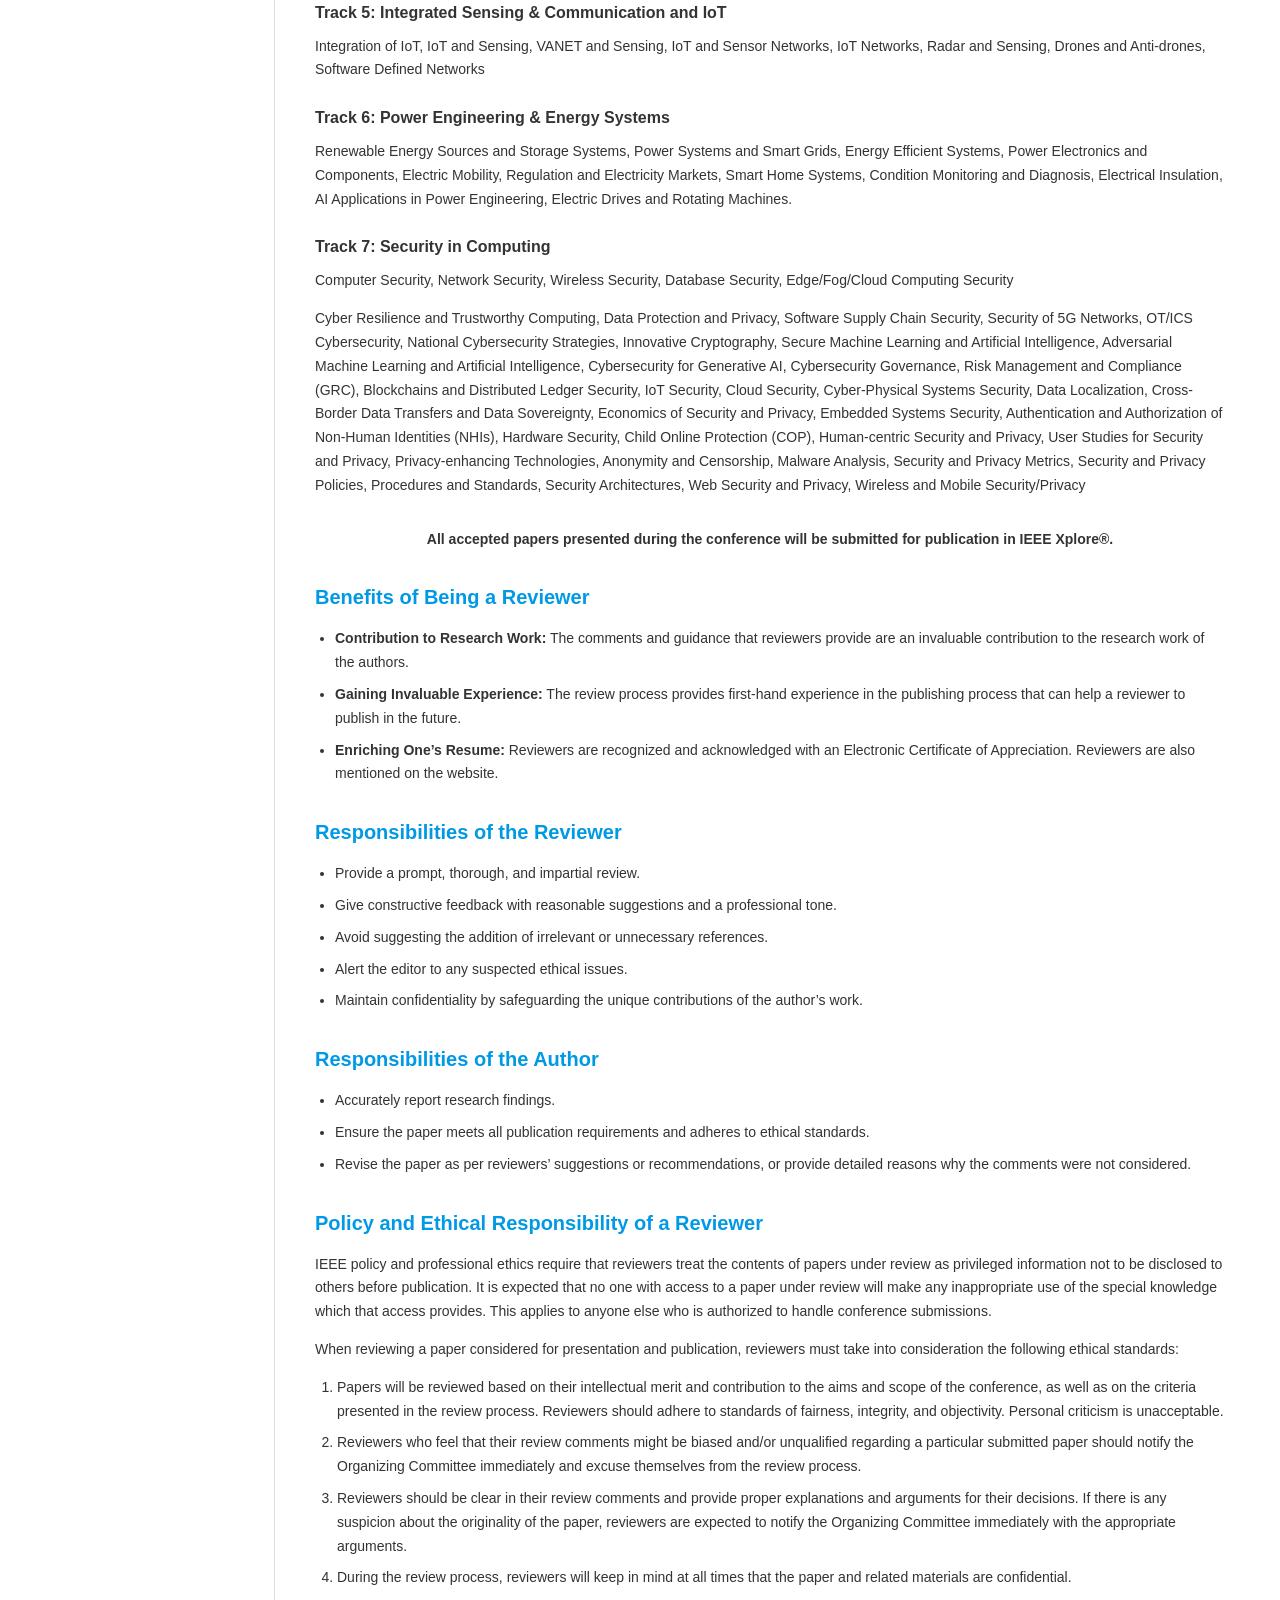
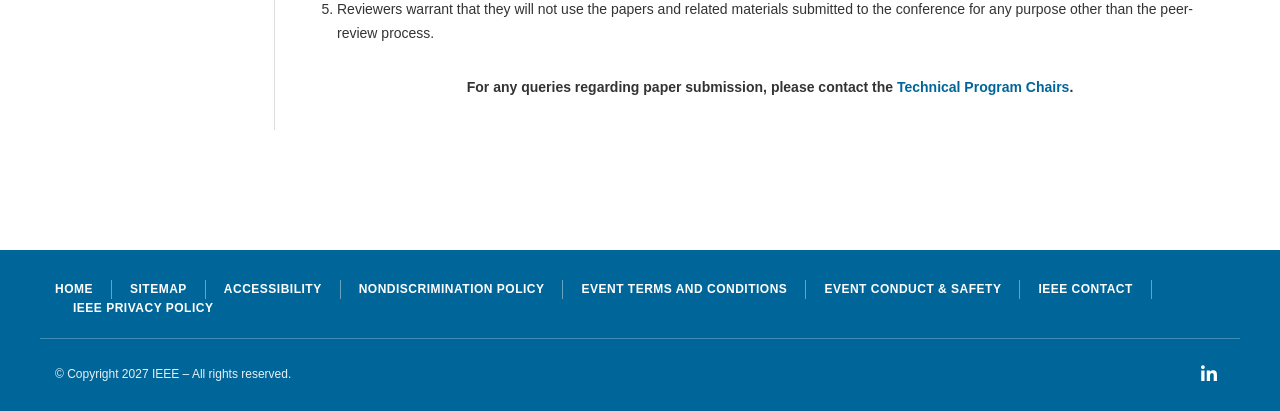
<file: call-for-reviewers.html>
<!doctype html>
<html lang="en">
  <head>
    <meta charset="UTF-8" />
    <meta name="viewport" content="width=device-width, initial-scale=1.0" />
    <title>Call for Reviewers – IEEE AFRICON 2027</title>
    <link rel="stylesheet" href="assets/css/style.css" />
    <link rel="stylesheet" href="assets/css/pages.css" />
    <link
      rel="stylesheet"
      href="https://cdnjs.cloudflare.com/ajax/libs/font-awesome/6.5.0/css/all.min.css"
      crossorigin="anonymous"
    />
    <style>
      .africon-call-for-reviewers .page-content { min-width: 0; }
      .africon-call-for-reviewers .review-title { color: #0099e5; text-align: center; font-size: clamp(28px, 4vw, 44px); margin: 0 0 28px; line-height: 1.2; }
      .africon-call-for-reviewers .page-content h2 { color: #0099e5; border: 0; padding-bottom: 0; margin: 30px 0 14px; }
      .africon-call-for-reviewers .page-content h3 { line-height: 1.5; }
      .africon-call-for-reviewers .page-content ol { margin: 10px 0 20px 22px; font-size: 14px; line-height: 1.7; }
      .africon-call-for-reviewers .page-content li { margin-bottom: 8px; }
      .africon-call-for-reviewers .review-publication, .africon-call-for-reviewers .review-contact { text-align: center; margin: 30px 0; }
      .africon-call-for-reviewers section { scroll-margin-top: 24px; }
    </style>
  </head>
  <body class="africon-call-for-reviewers">
    <div class="top-bar">
      <div class="container">
        <a href="https://www.ieee.org" target="_blank">IEEE.org</a>
        <a href="https://ieeexplore.ieee.org" target="_blank"
          >IEEE <em>Xplore</em> Digital Library</a
        >
        <a href="https://standards.ieee.org" target="_blank">IEEE Standards</a>
        <a href="https://spectrum.ieee.org" target="_blank">IEEE Spectrum</a>
        <a href="https://www.ieee.org/sitemap.html" target="_blank"
          >More Sites</a
        >
      </div>
    </div>

    <header class="site-header" id="top">
      <div class="header-inner">
        <div class="header-logo">
          <img
            src="assets/images/logo/logo.png"
            alt="IEEE AFRICON 2027 Logo"
            class="africon-logo"
          />
          <div class="header-tagline">
            <span class="venue"
              >GIMPA, Accra, Ghana &nbsp;||&nbsp;September 23-25, 2027</span
            >
            <span class="theme"
              >Harnessing Emerging Technologies for Africa's sustainable
              development</span
            >
          </div>
        </div>
        <div class="header-right">
          <button class="search-icon"><i class="fa fa-search"></i></button>
          <img src="assets/images/ieee-logo.svg" alt="IEEE" class="ieee-logo" />
        </div>
      </div>
      <div class="search-box">
        <div class="container">
          <input type="text" placeholder="Search IEEE AFRICON 2027..." />
        </div>
      </div>
    </header>

    <nav class="main-nav">
      <div class="container">
        <ul class="nav-list">
          <li><a href="index.html">Home</a></li>
          <li><a href="about.html">About</a></li>
          <li><a href="program.html">Program</a></li>
          <li><a href="authors.html" class="active">Authors</a></li>
          <li><a href="registration.html">Registration</a></li>
          <li>
            <a href="sponsors.html">Sponsors/Exhibitors</a>
          </li>
          <li><a href="venue.html">Venue&nbsp;&amp;&nbsp;Travel</a></li>
          <li><a href="speakers.html">Speakers</a></li>
          <li><a href="committees.html">Committees</a></li>
          <li><a href="contact.html">Contact&nbsp;Us</a></li>
        </ul>
      </div>
    </nav>

    <div class="page-hero"><div class="container"><h1>Call for Reviewers</h1><div class="breadcrumb"><a href="index.html">Home</a> &rsaquo; Call for Reviewers</div></div></div>
    <div class="page-layout">
      <aside class="sidebar"><h3>Call for Reviewers</h3><ul><li><a href="#importance">Importance of the review process</a></li><li><a href="#qualifications">Qualifications &amp; reviewer selection</a></li><li><a href="#review-process">Review process</a></li><li><a href="#tracks">Review tracks</a></li><li><a href="#benefits">Benefits of Being a Reviewer</a></li><li><a href="#reviewer-responsibilities">Responsibilities of the Reviewer</a></li><li><a href="#author-responsibilities">Responsibilities of the Author</a></li><li><a href="#ethics">Policy and Ethical Responsibility of a Reviewer</a></li><li><a href="authors.html">Author Guidelines</a></li></ul></aside>
      <main class="page-content">
        <h1 class="review-title">CALL FOR REVIEWERS</h1>
<section aria-labelledby="importance"><h2 id="importance">Importance of the review process</h2><p>The paper review process is the most important part of developing a strong Technical Program. The fair and timely review process done by the reviewers is key to the selection of high-quality papers for presentation and publication. We therefore greatly appreciate the reviewers for their contribution to the success of the conference. Submissions to the 2027 IEEE AFRICON Conference will be peer-reviewed by independent reviewers who are knowledgeable in the relevant thematic area.</p></section>
<section aria-labelledby="qualifications"><h2 id="qualifications">Qualifications &amp; reviewer selection</h2><ul><li>Peer reviewers are selected from a list of qualified volunteers from industry or academia and also from a list of qualified authors.</li><li>Volunteer reviewers with the appropriate credentials, skills, and expertise are considered to review submissions in their areas of expertise.</li><li>Authors whose submissions meet the criteria for the peer review process also qualify to be reviewers for other submissions.</li><li>Reviewers are assigned papers based on areas of expertise.</li><li>Reviewers must not be either undergraduate or postgraduate students of any institution/university.</li></ul></section>
<section aria-labelledby="review-process"><h2 id="review-process">Review process</h2><p>Reviewing is done online through the CMT conference paper submission system. All reviewers will be guided and given further instructions by the respective Track Chairs on the process.</p></section>
<section aria-labelledby="tracks"><h2 id="tracks">Review tracks</h2><p>We have seven tracks as highlighted below:</p><h3>Track 1: Artificial and Computational Intelligence</h3><p>Database, Information Systems, Multi-Agent Systems and Pervasive Computing, Natural Language Processing, Computer Vision, Machine Learning, Deep Learning and Pattern Recognition, Federated Learning, Robotics and Automation</p><h3>Track 2: Cloud Computing and Data Analytics</h3><p>Big Data and Cloud Computing Technologies, Cloud-based Remote Sensing, Prediction using Machine Learning and Big Data, Edge/Fog/Cloud Computing, Data Warehouse, Data Analytics, Edge Orchestration, Communication Software &amp; Multimedia</p><h3>Track 3: Wireless Communication Systems, Antenna Systems, Microwave Systems and Propagation Models</h3><p>Communications Theory, Wireless Communications, Wireless Networking, Optical Networking, Next Generation Networks for Universal Services, Multimedia Communication and Home Networking, Wearables, Signal Processing for Communications, Communications QoS, Reliability and Performance Modeling</p><p>Aerial Communications, Backhaul &amp; Fronthaul Communications, Big Data, Cloud/Edge Computing, Quantum Communications &amp; Computing, Satellite &amp; Space Communications, Smart Grid Communications, Social Networks, Terahertz Communications</p><p>Cognitive Radio &amp; AI-Enabled Networks, Optical Networks &amp; Systems, Green Communication Systems, Dynamic Spectrum Access, Community Networks, Network Security</p><h3>Track 4: Domain Name Systems</h3><p>DNS Reliability, DNS Security, DNS Privacy, Cyber Security and Crime</p><h3>Track 5: Integrated Sensing &amp; Communication and IoT</h3><p>Integration of IoT, IoT and Sensing, VANET and Sensing, IoT and Sensor Networks, IoT Networks, Radar and Sensing, Drones and Anti-drones, Software Defined Networks</p><h3>Track 6: Power Engineering &amp; Energy Systems</h3><p>Renewable Energy Sources and Storage Systems, Power Systems and Smart Grids, Energy Efficient Systems, Power Electronics and Components, Electric Mobility, Regulation and Electricity Markets, Smart Home Systems, Condition Monitoring and Diagnosis, Electrical Insulation, AI Applications in Power Engineering, Electric Drives and Rotating Machines.</p><h3>Track 7: Security in Computing</h3><p>Computer Security, Network Security, Wireless Security, Database Security, Edge/Fog/Cloud Computing Security</p><p>Cyber Resilience and Trustworthy Computing, Data Protection and Privacy, Software Supply Chain Security, Security of 5G Networks, OT/ICS Cybersecurity, National Cybersecurity Strategies, Innovative Cryptography, Secure Machine Learning and Artificial Intelligence, Adversarial Machine Learning and Artificial Intelligence, Cybersecurity for Generative AI, Cybersecurity Governance, Risk Management and Compliance (GRC), Blockchains and Distributed Ledger Security, IoT Security, Cloud Security, Cyber-Physical Systems Security, Data Localization, Cross-Border Data Transfers and Data Sovereignty, Economics of Security and Privacy, Embedded Systems Security, Authentication and Authorization of Non-Human Identities (NHIs), Hardware Security, Child Online Protection (COP), Human-centric Security and Privacy, User Studies for Security and Privacy, Privacy-enhancing Technologies, Anonymity and Censorship, Malware Analysis, Security and Privacy Metrics, Security and Privacy Policies, Procedures and Standards, Security Architectures, Web Security and Privacy, Wireless and Mobile Security/Privacy</p><p class="review-publication"><strong>All accepted papers presented during the conference will be submitted for publication in IEEE Xplore&reg;.</strong></p></section>
<section aria-labelledby="benefits"><h2 id="benefits">Benefits of Being a Reviewer</h2><ul><li><strong>Contribution to Research Work:</strong> The comments and guidance that reviewers provide are an invaluable contribution to the research work of the authors.</li><li><strong>Gaining Invaluable Experience:</strong> The review process provides first-hand experience in the publishing process that can help a reviewer to publish in the future.</li><li><strong>Enriching One’s Resume:</strong> Reviewers are recognized and acknowledged with an Electronic Certificate of Appreciation. Reviewers are also mentioned on the website.</li></ul></section>
<section aria-labelledby="reviewer-responsibilities"><h2 id="reviewer-responsibilities">Responsibilities of the Reviewer</h2><ul><li>Provide a prompt, thorough, and impartial review.</li><li>Give constructive feedback with reasonable suggestions and a professional tone.</li><li>Avoid suggesting the addition of irrelevant or unnecessary references.</li><li>Alert the editor to any suspected ethical issues.</li><li>Maintain confidentiality by safeguarding the unique contributions of the author’s work.</li></ul></section>
<section aria-labelledby="author-responsibilities"><h2 id="author-responsibilities">Responsibilities of the Author</h2><ul><li>Accurately report research findings.</li><li>Ensure the paper meets all publication requirements and adheres to ethical standards.</li><li>Revise the paper as per reviewers’ suggestions or recommendations, or provide detailed reasons why the comments were not considered.</li></ul></section>
<section aria-labelledby="ethics"><h2 id="ethics">Policy and Ethical Responsibility of a Reviewer</h2><p>IEEE policy and professional ethics require that reviewers treat the contents of papers under review as privileged information not to be disclosed to others before publication. It is expected that no one with access to a paper under review will make any inappropriate use of the special knowledge which that access provides. This applies to anyone else who is authorized to handle conference submissions.</p><p>When reviewing a paper considered for presentation and publication, reviewers must take into consideration the following ethical standards:</p><ol><li>Papers will be reviewed based on their intellectual merit and contribution to the aims and scope of the conference, as well as on the criteria presented in the review process. Reviewers should adhere to standards of fairness, integrity, and objectivity. Personal criticism is unacceptable.</li><li>Reviewers who feel that their review comments might be biased and/or unqualified regarding a particular submitted paper should notify the Organizing Committee immediately and excuse themselves from the review process.</li><li>Reviewers should be clear in their review comments and provide proper explanations and arguments for their decisions. If there is any suspicion about the originality of the paper, reviewers are expected to notify the Organizing Committee immediately with the appropriate arguments.</li><li>During the review process, reviewers will keep in mind at all times that the paper and related materials are confidential.</li><li>Reviewers warrant that they will not use the papers and related materials submitted to the conference for any purpose other than the peer-review process.</li></ol></section>
        <p class="review-contact"><strong>For any queries regarding paper submission, please contact the <a href="contact.html#message">Technical Program Chairs</a>.</strong></p>
      </main>
    </div>

    <footer class="site-footer">
      <nav class="footer-nav">
        <a href="index.html">Home</a>
        <a href="https://www.ieee.org/sitemap.html" target="_blank" rel="noopener">Sitemap</a>
        <a href="https://www.ieee.org/accessibility-statement.html" target="_blank" rel="noopener">Accessibility</a>
        <a href="https://www.ieee.org/about/corporate/governance/p9-26.html" target="_blank" rel="noopener">Nondiscrimination Policy</a>
        <a href="https://events.ieee.org/planning-basics/event-registration/policies-terms-conditions/" target="_blank" rel="noopener">Event Terms and Conditions</a>
        <a href="https://events.ieee.org/planning-basics/general-guidelines/ieee-event-conduct-and-safety-statement-for-conferences/" target="_blank" rel="noopener">Event Conduct &amp; Safety</a>
        <a href="https://www.ieee.org/about/contact.html" target="_blank" rel="noopener">IEEE Contact</a>
        <a
          href="https://www.ieee.org/security/privacy-policy.html"
          target="_blank"
          >IEEE Privacy Policy</a
        >
      </nav>
      <div class="footer-bottom">
        <p class="footer-copy">
          &copy; Copyright 2027 IEEE &ndash; All rights reserved.
        </p>
        <div class="footer-social" aria-label="Social media links">
          <a href="https://www.linkedin.com/company/ieee-africon" target="_blank" rel="noopener" aria-label="IEEE AFRICON on LinkedIn"><i class="fab fa-linkedin-in"></i></a>
        </div>
      </div>
    </footer>
    <a href="#top" class="back-to-top" style="opacity: 0"
      ><span class="cookie-icon"><i class="fas fa-circle-dot"></i></span>Back to
      Top</a
    >
    <script src="assets/js/main.js"></script>
  </body>
</html>
</file>
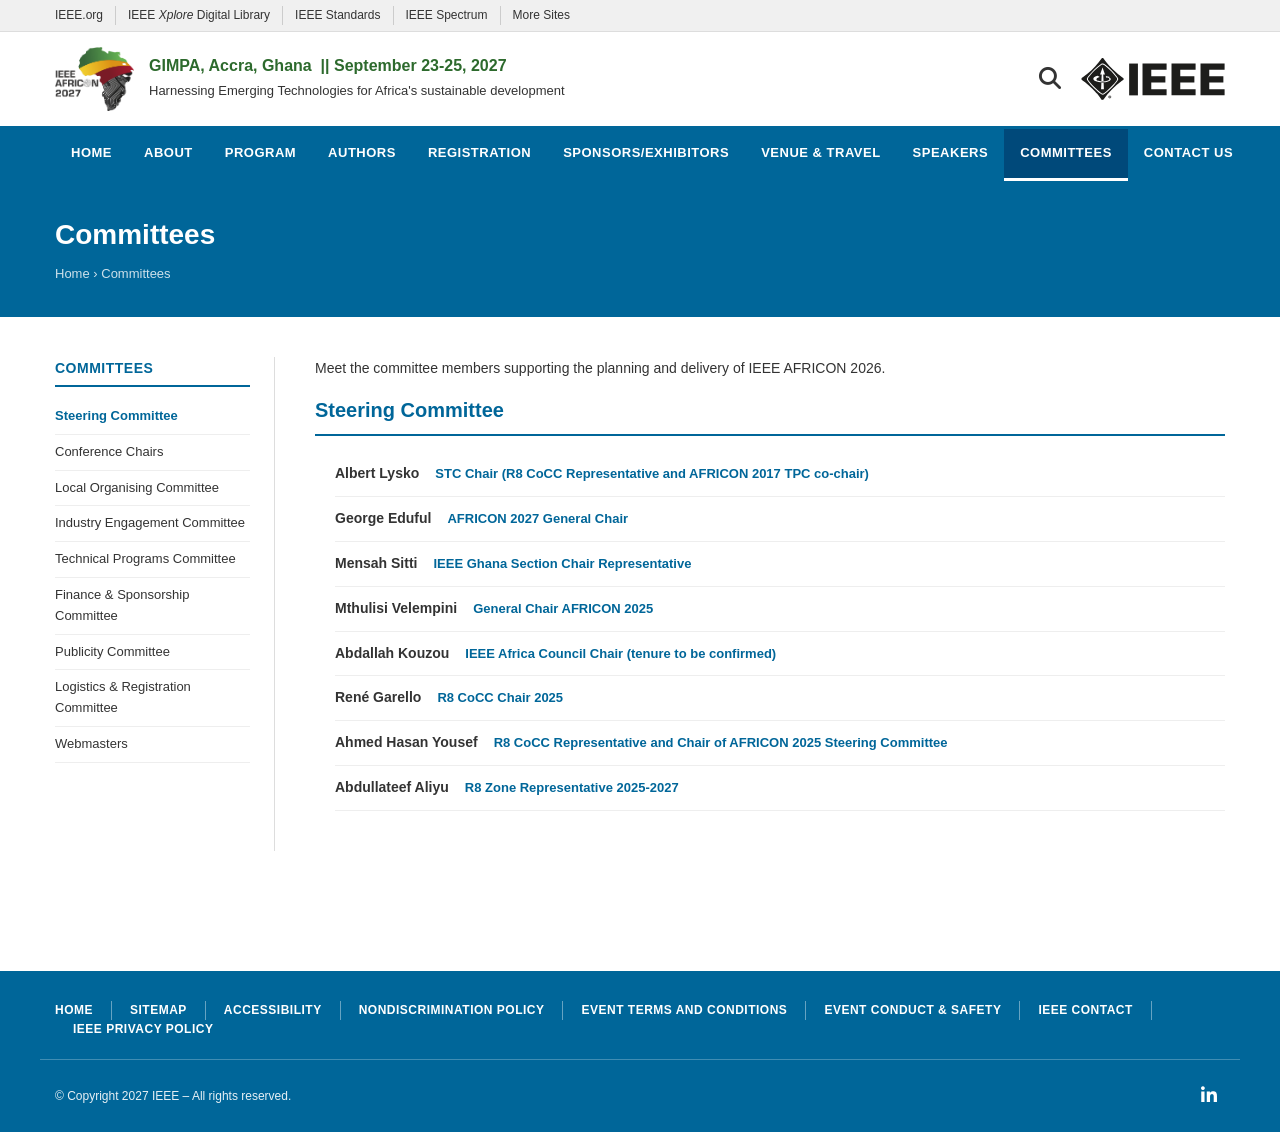
<file: committees.html>
<!doctype html>
<html lang="en">
  <head>
    <meta charset="UTF-8" />
    <meta name="viewport" content="width=device-width, initial-scale=1.0" />
    <title>Committees - IEEE AFRICON 2027</title>
    <link rel="stylesheet" href="assets/css/style.css" />
    <link rel="stylesheet" href="assets/css/pages.css" />
    <link
      rel="stylesheet"
      href="https://cdnjs.cloudflare.com/ajax/libs/font-awesome/6.5.0/css/all.min.css"
      crossorigin="anonymous"
    />
    <style>
      .committee-list {
        list-style: none;
        padding: 0;
      }
      .committee-list li {
        padding: 10px 0;
        border-bottom: 1px solid #eee;
        display: flex;
        gap: 16px;
        align-items: baseline;
        font-size: 14px;
      }
      .committee-list li .role {
        font-weight: bold;
        min-width: 200px;
        color: var(--ieee-blue);
        font-size: 13px;
      }
      .committee-list li .person {
        color: var(--text-dark);
      }
      .committee-list li .affil {
        font-size: 12px;
        color: #777;
        display: block;
        margin-top: 2px;
      }

      /* Committee accordion styles */
      .committee-section {
        display: none;
        margin-bottom: 40px;
      }
      .committee-section.active {
        display: block;
      }
      .sidebar ul li a {
        cursor: pointer;
        transition: color 0.3s ease;
      }
      .sidebar ul li a.active {
        color: var(--ieee-blue);
        font-weight: bold;
      }
      .sidebar ul li a:hover {
        color: var(--ieee-blue);
      }
      .person {
        font-weight: 700;
        display: block;
      }

      .role {
        color: #666;
        font-size: 14px;
      }
    </style>
  </head>
  <body>
    <div class="top-bar">
      <div class="container">
        <a href="https://www.ieee.org" target="_blank">IEEE.org</a>
        <a href="https://ieeexplore.ieee.org" target="_blank"
          >IEEE <em>Xplore</em> Digital Library</a
        >
        <a href="https://standards.ieee.org" target="_blank">IEEE Standards</a>
        <a href="https://spectrum.ieee.org" target="_blank">IEEE Spectrum</a>
        <a href="https://www.ieee.org/sitemap.html" target="_blank"
          >More Sites</a
        >
      </div>
    </div>

    <header class="site-header" id="top">
      <div class="header-inner">
        <div class="header-logo">
          <img
            src="assets/images/logo/logo.png"
            alt="IEEE AFRICON 2027 Logo"
            class="africon-logo"
          />
          <div class="header-tagline">
            <span class="venue">GIMPA, Accra, Ghana &nbsp;||&nbsp;September 23-25, 2027</span>
            <span class="theme">Harnessing Emerging Technologies for Africa's sustainable development</span>
          </div>
        </div>
        <div class="header-right">
          <button class="search-icon"><i class="fa fa-search"></i></button>
          <img
            src="assets/images/ieee-logo.svg"
            alt="IEEE"
            class="ieee-logo"
          />
        </div>
      </div>
      <div class="search-box"><div class="container"><input type="text" placeholder="Search IEEE AFRICON 2027..." /></div></div>
    </header>

    <nav class="main-nav">
      <div class="container">
        <ul class="nav-list">
          <li><a href="index.html">Home</a></li>
          <li><a href="about.html">About</a></li>
          <li><a href="program.html">Program</a></li>
          <li><a href="authors.html">Authors</a></li>
          <li><a href="registration.html">Registration</a></li>
          <li><a href="sponsors.html">Sponsors/Exhibitors</a></li>
          <li><a href="venue.html">Venue&nbsp;&amp;&nbsp;Travel</a></li>
          <li><a href="speakers.html">Speakers</a></li>
          <li><a href="committees.html" class="active">Committees</a></li>
          <li><a href="contact.html">Contact&nbsp;Us</a></li>
        </ul>
      </div>
    </nav>

    <div class="page-hero">
      <div class="container">
        <h1>Committees</h1>
        <div class="breadcrumb">
          <a href="index.html">Home</a> &rsaquo; Committees
        </div>
      </div>
    </div>

    <div class="page-layout">
      <aside class="sidebar">
        <h3>Committees</h3>
        <ul>
          <li>
            <a
              href="#"
              class="committee-link active"
              data-target="steering-content"
              >Steering Committee</a
            >
          </li>
          <li>
            <a href="#" class="committee-link" data-target="chairs-content"
              >Conference Chairs</a
            >
          </li>
          <li>
            <a href="#" class="committee-link" data-target="organizing-content"
              >Local Organising Committee</a
            >
          </li>
          <li>
            <a href="#" class="committee-link" data-target="industry-content"
              >Industry Engagement Committee</a
            >
          </li>
          <li>
            <a href="#" class="committee-link" data-target="tpc-content"
              >Technical Programs Committee</a
            >
          </li>
          <li>
            <a href="#" class="committee-link" data-target="technical-content"
              >Finance & Sponsorship Committee</a
            >
          </li>
          <li>
            <a href="#" class="committee-link" data-target="pc-content"
              >Publicity Committee</a
            >
          </li>
          <li>
            <a href="#" class="committee-link" data-target="logistics-content"
              >Logistics & Registration Committee</a
            >
          </li>
          <li>
            <a href="#" class="committee-link" data-target="webmasters-content"
              >Webmasters</a
            >
          </li>
        </ul>
      </aside>

      <div class="page-content">
        <p>
          Meet the committee members supporting the planning and delivery of
          IEEE AFRICON 2026.
        </p>
        <div class="committee-section" id="chairs-content">
          <h2>Conference Chairs</h2>
          <ul class="committee-list">
            <li>
              <span class="role">General Chair</span>
              <span class="person">Dr George Eduful, SMIEEE</span>
              <span class="affil">Power Telco Business Limited, Ghana</span>
            </li>
            <li>
              <span class="role">Co Chair</span>
              <span class="person">Prof Emmanuel S. Adabor</span>
              <span class="affil">GIMPA, Ghana</span>
            </li>
          </ul>
        </div>

        <div class="committee-section" id="industry-content">
          <h2>Industry Engagement Committee</h2>
          <ul class="committee-list">
            <li>
              <span class="role">Chair</span>
              <span class="person">Dr. John Kojo Annan SMIEEE</span>
            </li>
            <li>
              <span class="role">Member</span>
              <span class="person">Dr. Joseph Essandoh-Yeddu SMIEEE</span>
            </li>
            <li>
              <span class="role">Member</span>
              <span class="person">Engr. Dr. Mrs. Miriam Eduful SMIEEE</span>
            </li>
            <li>
              <span class="role">Member</span>
              <span class="person">Ing. Isaac Kweku Boakye SMIEEE</span>
            </li>
            <li>
              <span class="role">Member</span>
              <span class="person">Ms Audrey Asante MIEEE</span>
            </li>
          </ul>
        </div>

        <div class="committee-section" id="organizing-content">
          <h2>Local Organising Committee</h2>
          <ul class="committee-list">
            <li>
              <span class="role">Chair</span>
              <span class="person">Dr Ezekiel Mensah Martey (SMIEEE)</span>
            </li>
            <li>
              <span class="role">Member</span>
              <span class="person">Dr Felicia Engman</span>
            </li>
            <li>
              <span class="role">Member</span>
              <span class="person">Dr Emmanuel Antwi-Bosiako (MIEEE)</span>
            </li>
            <li>
              <span class="role">Member</span>
              <span class="person">Engr Sitti Mensah (SMIEEE)</span>
            </li>
            <li>
              <span class="role">Member</span>
              <span class="person">Dr John Ernest Kuada (MIEEE)</span>
            </li>
          </ul>
        </div>

        <div class="committee-section" id="webmasters-content">
          <h2>Webmasters</h2>
          <ul class="committee-list">
            <li>
              <span class="role">Chair</span>
              <span class="person">Dr. Samuel Chris Quist (MIEEE)</span>
            </li>
            <li>
              <span class="role">Member</span>
              <span class="person">Dr Alfred Adutwum Amponsah (MIEEE)</span>
            </li>
            <li>
              <span class="role">Member</span>
              <span class="person">Mr Frederick Edem Junior Broni (MIEEE)</span>
            </li>
            <li>
              <span class="role">Member</span>
              <span class="person">Mr Foster Nusetor (MIEEE)</span>
            </li>
          </ul>
        </div>

        <div class="committee-section" id="technical-content">
          <h2>Finance and Sponsorship Committee</h2>
          <ul class="committee-list">
            <li>
              <span class="role">Interim Chair - appointment subject to Steering Committee and IEEE Region 8 confirmation</span>
              <span class="person">Ms Francine Nana Afiba Arthur (MIEEE)</span>
            </li>
            <li>
              <span class="role">Member</span>
              <span class="person">Dr. Richardson Ansah Margaret (MIEEE)</span>
            </li>
            <li>
              <span class="role">Member</span>
              <span class="person">Mr Foster O. AduTwum (MIEEE)</span>
            </li>
            <li>
              <span class="role">Member</span>
              <span class="person">Engr. Adams S. Madina (SMIEEE)</span>
            </li>
          </ul>
        </div>

        <div class="committee-section" id="tpc-content">
          <h2>Technical Programs Committee (TPC)</h2>
          <ul class="committee-list">
            <li>
              <span class="role">Chair</span>
              <span class="person">Ing Prof Issaka Yakubu, GhIE</span>
            </li>
            <li>
              <span class="role">Member</span>
              <span class="person"
                >Engr Dr William Akotam Agangiba SMIEEE</span
              >
            </li>
            <li>
              <span class="role">Member</span>
              <span class="person"
                >Engr Dr Millicent Akotam Agangiba SMIEEE</span
              >
            </li>
            <li>
              <span class="role">Member</span>
              <span class="person">Dr Obed Appiah (WASCAL, UENR)</span>
            </li>
            <li>
              <span class="role">Member</span>
              <span class="person">Dr John Annan (UMaT)</span>
            </li>
            <li>
              <span class="role">Member</span>
              <span class="person">Dr Godfrey A. Mills (UG)</span>
            </li>
            <li>
              <span class="role">Member</span>
              <span class="person">Dr Daniel Adu-Gyamfi (CK-Tadem)</span>
            </li>
            <li>
              <span class="role">Member</span>
              <span class="person">Dr Seth Alornyo (KTU)</span>
            </li>
            <li>
              <span class="role">Member</span>
              <span class="person">Dr Eric Opoku (KNUST)</span>
            </li>
            <li>
              <span class="role">Member</span>
              <span class="person">Eng Dr Albert Kwansah Ansah (UMaT)</span>
            </li>
            <li>
              <span class="role">Member</span>
              <span class="person">Dr Anokye Acheampong Amponsah (UENR)</span>
            </li>
            <li>
              <span class="role">Member</span>
              <span class="person">Dr Paul Anane (UK)</span>
            </li>
            <li>
              <span class="role">Member</span>
              <span class="person">Dr Umar Farouk (CAUC)</span>
            </li>
            <li>
              <span class="role">Member</span>
              <span class="person">Engr Dr Felix Aryeh (UMaT)</span>
            </li>
            <li>
              <span class="role">Member</span>
              <span class="person">Dr David Aboagye-Darko</span>
            </li>
            <li>
              <span class="role">Member</span>
              <span class="person">Dr Emmanuel Effah (UMaT)</span>
            </li>
            <li>
              <span class="role">Member</span>
              <span class="person">Dr Ivy Botchway (UMaT)</span>
            </li>
            <li>
              <span class="role">Member</span>
              <span class="person">Dr Shadrack Nusenu (KTU)</span>
            </li>
            <li>
              <span class="role">Member</span>
              <span class="person">Engr. Dr. Mrs. Miriam Eduful (SMIEEE)</span>
            </li>
            <li>
              <span class="role">Member</span>
              <span class="person">Dr Wisdom Okafor (UMaT)</span>
            </li>
          </ul>
        </div>

        <div class="committee-section" id="pc-content">
          <h2>Publicity Committee (PC)</h2>
          <ul class="committee-list">
            <li>
              <span class="role">Chair</span>
              <span class="person">Engr Dr Maxwell Addison Darko SMIEEE</span>
            </li>

            <li>
              <span class="role">Member</span>
              <span class="person">Dr Emmanuel Bosiako</span>
              <span class="affil">GIMPA, Ghana</span>
            </li>

            <li>
              <span class="role">Member</span>
              <span class="person">Dr Alfred A. Amponsah</span>
              <span class="affil"
                >University of Mines and Technology (UMaT), Ghana</span
              >
            </li>

            <li>
              <span class="role">Member</span>
              <span class="person">Dr Kwabena Adu</span>
              <span class="affil"
                >University of Energy and Natural Resources (UENR), Ghana</span
              >
            </li>

            <li>
              <span class="role">Member</span>
              <span class="person">Dr Ernest K. Ampomah</span>
              <span class="affil">Christian Service University College (CSUC), Ghana</span>
            </li>

            <li>
              <span class="role">Member</span>
              <span class="person">Engr Dr Millicent Akotam Agangiba</span>
              <span class="affil"
                >University of Professional Studies, Accra (UPSA), Ghana</span
              >
            </li>

            <li>
              <span class="role">Member</span>
              <span class="person">Dr Anita Antwiwaa</span>
              <span class="affil">All Nations University, Ghana</span>
            </li>

            <li>
              <span class="role">Member</span>
              <span class="person">Dr Rose-Mary O. M. Gyenning</span>
              <span class="affil"
                >Kwame Nkrumah University of Science and Technology (KNUST),
                Ghana</span
              >
            </li>

            <li>
              <span class="role">Member</span>
              <span class="person">Dr Eldad Antwi-Bekoe</span>
              <span class="affil">Akenten Appiah-Menka University of Skills Training and Entrepreneurial Development (AAMUSTED), Ghana</span>
            </li>

            <li>
              <span class="role">Member</span>
              <span class="person">Dr Ernest Amponsah</span>
              <span class="affil">Christian Service University College (CSUC), Ghana</span>
            </li>

            <li>
              <span class="role">Member</span>
              <span class="person">Dr Emmanuel Dortey Tetteh</span>
              <span class="affil">University of Cape Coast (UCC), Ghana</span>
            </li>

            <li>
              <span class="role">Member</span>
              <span class="person">Dr Kwesi Hughes Lartey</span>
              <span class="affil"
                >Koforidua Technical University (KTU), Ghana</span
              >
            </li>

            <li>
              <span class="role">Member</span>
              <span class="person">Mr Frederick Broni MIEEE</span>
            </li>

            <li>
              <span class="role">Member</span>
              <span class="person">Ms Audrey Asante MIEEE</span>
            </li>
          </ul>
        </div>

        <div class="committee-section" id="logistics-content">
          <h2>Logistics & Registration Committee</h2>
          <ul class="committee-list">
            <li>
              <span class="role">Head</span>
              <span class="person">Mr. Alex Ansah MIEEE</span>
            </li>
            <li>
              <span class="role">Member</span>
              <span class="person">Mr. Billy James Dega MIEEE</span>
            </li>
            <li>
              <span class="role">Member</span>
              <span class="person">Mr. Timothy Asare MIEEE</span>
            </li>
            <li>
              <span class="role">Member</span>
              <span class="person">Mr. Frederick Edem Junior Broni MIEEE</span>
            </li>
          </ul>
        </div>

        <div class="committee-section active" id="steering-content">
          <h2>Steering Committee</h2>
          <ul class="committee-list">
            <li>
              <span class="person"><strong>Albert Lysko</strong></span>
              <span class="role"
                >STC Chair (R8 CoCC Representative and AFRICON 2017 TPC
                co-chair)</span
              >
            </li>
            <li>
              <span class="person"><strong>George Eduful</strong></span>
              <span class="role">AFRICON 2027 General Chair</span>
            </li>
            <li>
              <span class="person"><strong>Mensah Sitti</strong></span>
              <span class="role">IEEE Ghana Section Chair Representative</span>
            </li>
            <li>
              <span class="person"><strong>Mthulisi Velempini</strong></span>
              <span class="role">General Chair AFRICON 2025</span>
            </li>
            <li>
              <span class="person"><strong>Abdallah Kouzou</strong></span>
              <span class="role">IEEE Africa Council Chair (tenure to be confirmed)</span>
            </li>
            <li>
              <span class="person"><strong>René Garello</strong></span>
              <span class="role">R8 CoCC Chair 2025</span>
            </li>
            <li>
              <span class="person"><strong>Ahmed Hasan Yousef</strong></span>
              <span class="role"
                >R8 CoCC Representative and Chair of AFRICON 2025 Steering
                Committee</span
              >
            </li>
            <li>
              <span class="person"><strong>Abdullateef Aliyu</strong></span>
              <span class="role">R8 Zone Representative 2025-2027</span>
            </li>
          </ul>
        </div>
      </div>
    </div>

    <footer class="site-footer">
      <nav class="footer-nav">
        <a href="index.html">Home</a>
        <a href="https://www.ieee.org/sitemap.html" target="_blank" rel="noopener">Sitemap</a>
        <a href="https://www.ieee.org/accessibility-statement.html" target="_blank" rel="noopener">Accessibility</a>
        <a href="https://www.ieee.org/about/corporate/governance/p9-26.html" target="_blank" rel="noopener">Nondiscrimination Policy</a>
        <a href="https://events.ieee.org/planning-basics/event-registration/policies-terms-conditions/" target="_blank" rel="noopener">Event Terms and Conditions</a>
        <a href="https://events.ieee.org/planning-basics/general-guidelines/ieee-event-conduct-and-safety-statement-for-conferences/" target="_blank" rel="noopener">Event Conduct &amp; Safety</a>
        <a href="https://www.ieee.org/about/contact.html" target="_blank" rel="noopener">IEEE Contact</a>
        <a
          href="https://www.ieee.org/security/privacy-policy.html"
          target="_blank"
          >IEEE Privacy Policy</a
        >
      </nav>
      <div class="footer-bottom">
        <p class="footer-copy">
          &copy; Copyright 2027 IEEE &ndash; All rights reserved.
        </p>
        <div class="footer-social" aria-label="Social media links">
          <a href="https://www.linkedin.com/company/ieee-africon" target="_blank" rel="noopener" aria-label="IEEE AFRICON on LinkedIn"><i class="fab fa-linkedin-in"></i></a>
        </div>
      </div>
    </footer>
    <a href="#top" class="back-to-top" style="opacity: 0"
      ><span class="cookie-icon"><i class="fas fa-circle-dot"></i></span>Back to
      Top</a
    >
    <script src="assets/js/main.js"></script>
    <script>
      // Committee accordion functionality
      document.addEventListener("DOMContentLoaded", function () {
        const committeeLinks = document.querySelectorAll(".committee-link");
        const committeeSections =
          document.querySelectorAll(".committee-section");

        committeeLinks.forEach((link) => {
          link.addEventListener("click", function (e) {
            e.preventDefault();

            // Remove active class from all links and sections
            committeeLinks.forEach((l) => l.classList.remove("active"));
            committeeSections.forEach((section) =>
              section.classList.remove("active"),
            );

            // Add active class to clicked link
            this.classList.add("active");

            // Show corresponding section
            const targetId = this.getAttribute("data-target");
            const targetSection = document.getElementById(targetId);
            if (targetSection) {
              targetSection.classList.add("active");
            }
          });
        });
      });
    </script>
  </body>
</html>
</file>
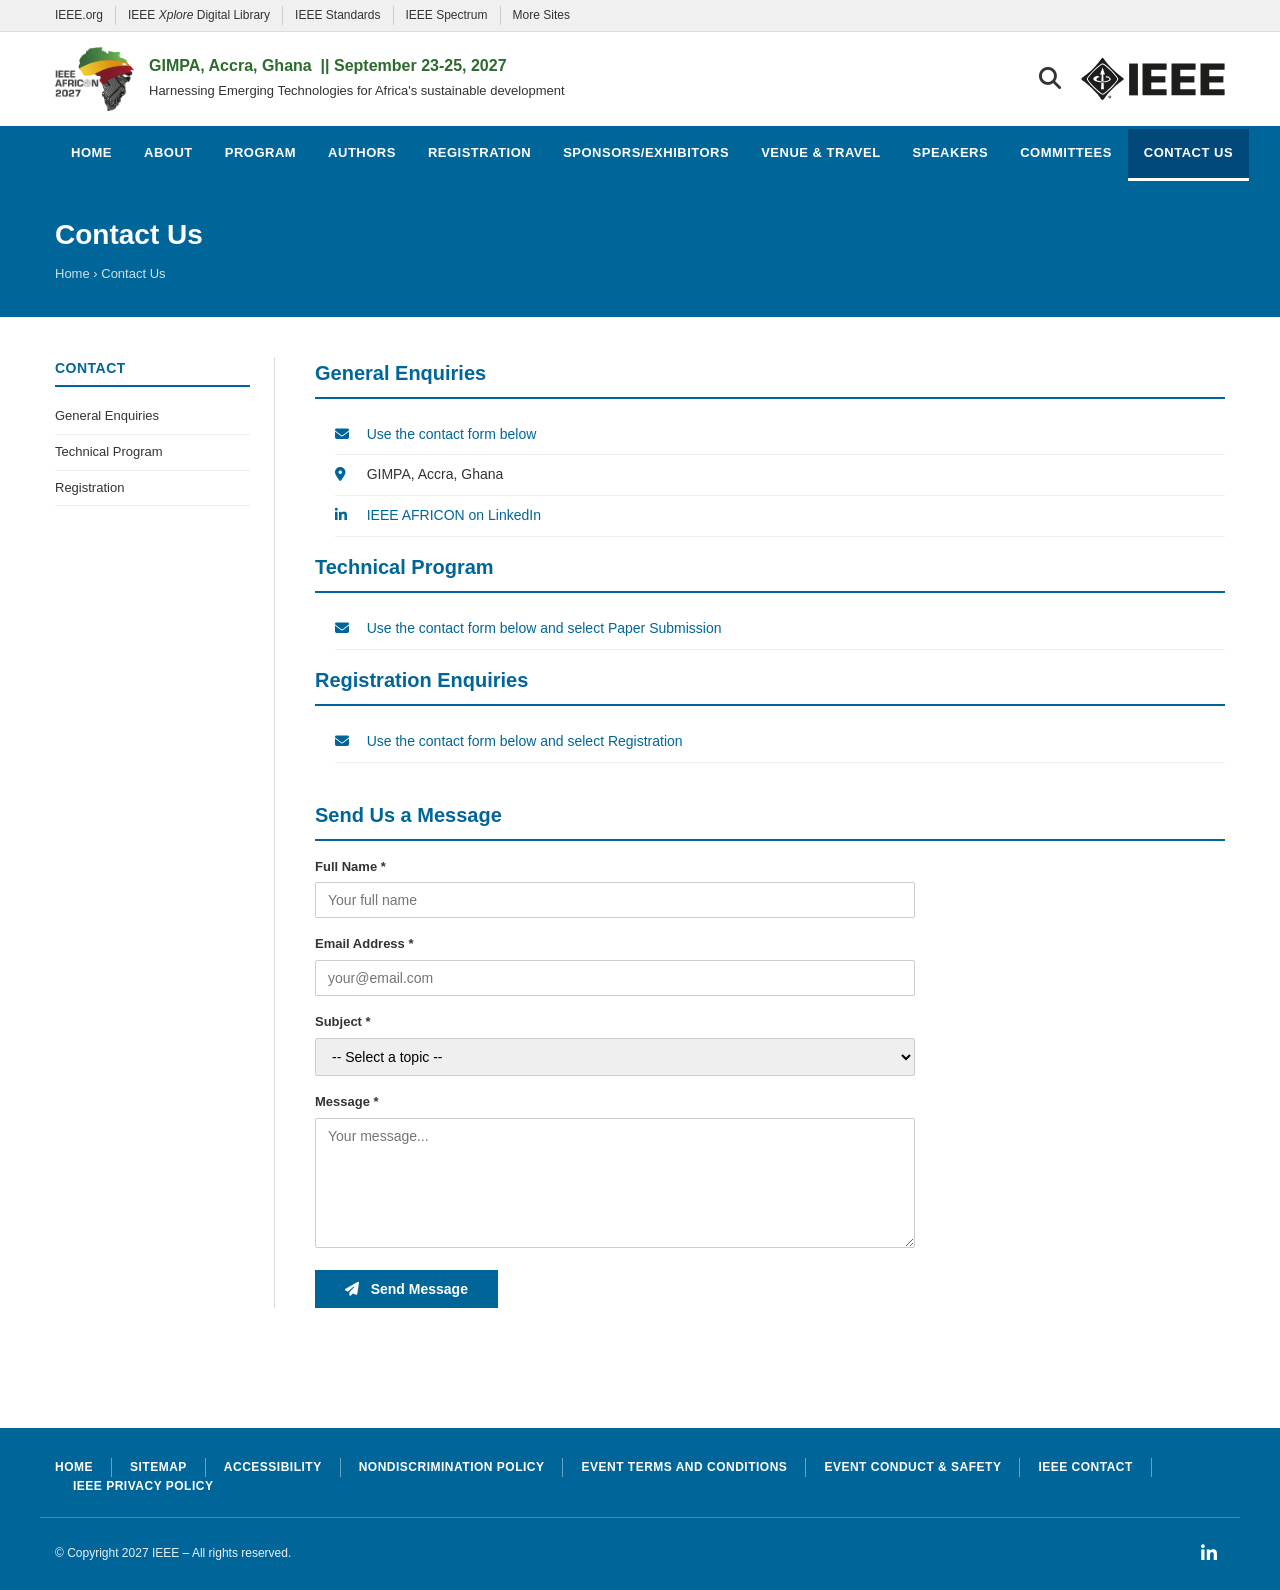
<file: contact.html>
<!doctype html>
<html lang="en">
  <head>
    <meta charset="UTF-8" />
    <meta name="viewport" content="width=device-width, initial-scale=1.0" />
    <title>Contact&nbsp;Us – IEEE AFRICON 2027</title>
    <link rel="stylesheet" href="assets/css/style.css" />
    <link rel="stylesheet" href="assets/css/pages.css" />
    <link
      rel="stylesheet"
      href="https://cdnjs.cloudflare.com/ajax/libs/font-awesome/6.5.0/css/all.min.css"
      crossorigin="anonymous"
    />
    <style>
      .contact-form {
        max-width: 600px;
      }
      .form-group {
        margin-bottom: 16px;
      }
      .form-group label {
        display: block;
        font-weight: bold;
        margin-bottom: 5px;
        font-size: 13px;
      }
      .form-group input,
      .form-group select,
      .form-group textarea {
        width: 100%;
        padding: 9px 12px;
        border: 1px solid #ccc;
        font-size: 14px;
        font-family: Arial, sans-serif;
        border-radius: 2px;
      }
      .form-group textarea {
        height: 130px;
        resize: vertical;
      }
      .btn-send {
        background: var(--ieee-blue);
        color: white;
        padding: 11px 30px;
        border: none;
        font-size: 14px;
        font-weight: bold;
        cursor: pointer;
      }
      .btn-send:hover {
        background: var(--ieee-dark-blue);
      }
      .form-status {
        display: none;
        margin-top: 12px;
        padding: 10px 12px;
        border-left: 4px solid var(--ieee-blue);
        background: #eef7fb;
      }
      .contact-info {
        list-style: none;
        margin-bottom: 30px;
      }
      .contact-info li {
        padding: 8px 0;
        border-bottom: 1px solid #eee;
        font-size: 14px;
      }
      .contact-info li i {
        color: var(--ieee-blue);
        width: 20px;
      }
    </style>
  </head>
  <body>
    <div class="top-bar">
      <div class="container">
        <a href="https://www.ieee.org" target="_blank">IEEE.org</a>
        <a href="https://ieeexplore.ieee.org" target="_blank"
          >IEEE <em>Xplore</em> Digital Library</a
        >
        <a href="https://standards.ieee.org" target="_blank">IEEE Standards</a>
        <a href="https://spectrum.ieee.org" target="_blank">IEEE Spectrum</a>
        <a href="https://www.ieee.org/sitemap.html" target="_blank"
          >More Sites</a
        >
      </div>
    </div>

    <header class="site-header" id="top">
      <div class="header-inner">
        <div class="header-logo">
          <img
            src="assets/images/logo/logo.png"
            alt="IEEE AFRICON 2027 Logo"
            class="africon-logo"
          />
          <div class="header-tagline">
            <span class="venue"
              >GIMPA, Accra, Ghana &nbsp;||&nbsp;September 23-25, 2027</span
            >
            <span class="theme"
              >Harnessing Emerging Technologies for Africa's sustainable
              development</span
            >
          </div>
        </div>
        <div class="header-right">
          <button class="search-icon"><i class="fa fa-search"></i></button>
          <img src="assets/images/ieee-logo.svg" alt="IEEE" class="ieee-logo" />
        </div>
      </div>
      <div class="search-box">
        <div class="container">
          <input type="text" placeholder="Search IEEE AFRICON 2027..." />
        </div>
      </div>
    </header>

    <nav class="main-nav">
      <div class="container">
        <ul class="nav-list">
          <li><a href="index.html">Home</a></li>
          <li><a href="about.html">About</a></li>
          <li><a href="program.html">Program</a></li>
          <li><a href="authors.html">Authors</a></li>
          <li><a href="registration.html">Registration</a></li>
          <li><a href="sponsors.html">Sponsors/Exhibitors</a></li>
          <li><a href="venue.html">Venue&nbsp;&amp;&nbsp;Travel</a></li>
          <li><a href="speakers.html">Speakers</a></li>
          <li><a href="committees.html">Committees</a></li>
          <li><a href="contact.html" class="active">Contact&nbsp;Us</a></li>
        </ul>
      </div>
    </nav>

    <div class="page-hero">
      <div class="container">
        <h1>Contact&nbsp;Us</h1>
        <div class="breadcrumb">
          <a href="index.html">Home</a> &rsaquo; Contact&nbsp;Us
        </div>
      </div>
    </div>

    <div class="page-layout">
      <aside class="sidebar">
        <h3>Contact</h3>
        <ul>
          <li><a href="#general">General Enquiries</a></li>
          <li><a href="#technical">Technical Program</a></li>
          <li><a href="#registration-q">Registration</a></li>
        </ul>
      </aside>

      <div class="page-content">
        <h2 id="general">General Enquiries</h2>
        <ul class="contact-info">
          <li>
            <i class="fa fa-envelope"></i> &nbsp;
            <a href="#message">Use the contact form below</a>
          </li>
          <li>
            <i class="fa fa-map-marker-alt"></i> &nbsp; GIMPA, Accra, Ghana
          </li>
          <li>
            <i class="fab fa-linkedin-in"></i> &nbsp;
            <a href="https://www.linkedin.com/company/ieee-africon" target="_blank" rel="noopener">IEEE AFRICON on LinkedIn</a>
          </li>
        </ul>

        <h2 id="technical">Technical Program</h2>
        <ul class="contact-info">
          <li>
            <i class="fa fa-envelope"></i> &nbsp;
            <a href="#message">Use the contact form below and select Paper Submission</a>
          </li>
        </ul>

        <h2 id="registration-q">Registration Enquiries</h2>
        <ul class="contact-info">
          <li>
            <i class="fa fa-envelope"></i> &nbsp;
            <a href="#message">Use the contact form below and select Registration</a>
          </li>
        </ul>

        <h2 id="message" style="margin-top: 36px">Send Us a Message</h2>
        <form class="contact-form" id="contactForm" action="form-handler.php" method="post">
          <input type="text" name="website" tabindex="-1" autocomplete="off" style="position:absolute;left:-9999px" aria-hidden="true" />
          <div class="form-group">
            <label for="name">Full Name *</label>
            <input
              type="text"
              id="name"
              name="name"
              required
              placeholder="Your full name"
            />
          </div>
          <div class="form-group">
            <label for="email">Email Address *</label>
            <input
              type="email"
              id="email"
              name="email"
              required
              placeholder="your@email.com"
            />
          </div>
          <div class="form-group">
            <label for="subject">Subject *</label>
            <select id="subject" name="subject" required>
              <option value="">-- Select a topic --</option>
              <option>General Enquiry</option>
              <option>Paper Submission</option>
              <option>Registration</option>
              <option>Sponsorship</option>
              <option>Venue&nbsp;&amp;&nbsp;Travel</option>
              <option>Other</option>
            </select>
          </div>
          <div class="form-group">
            <label for="message">Message *</label>
            <textarea
              id="message"
              name="message"
              required
              placeholder="Your message..."
            ></textarea>
          </div>
          <button type="submit" class="btn-send">
            <i class="fa fa-paper-plane"></i> &nbsp; Send Message
          </button>
          <div class="form-status" id="contactStatus" role="status" aria-live="polite"></div>
        </form>
      </div>
    </div>

    <footer class="site-footer">
      <nav class="footer-nav">
        <a href="index.html">Home</a>
        <a href="https://www.ieee.org/sitemap.html" target="_blank" rel="noopener">Sitemap</a>
        <a href="https://www.ieee.org/accessibility-statement.html" target="_blank" rel="noopener">Accessibility</a>
        <a href="https://www.ieee.org/about/corporate/governance/p9-26.html" target="_blank" rel="noopener">Nondiscrimination Policy</a>
        <a href="https://events.ieee.org/planning-basics/event-registration/policies-terms-conditions/" target="_blank" rel="noopener">Event Terms and Conditions</a>
        <a href="https://events.ieee.org/planning-basics/general-guidelines/ieee-event-conduct-and-safety-statement-for-conferences/" target="_blank" rel="noopener">Event Conduct &amp; Safety</a>
        <a href="https://www.ieee.org/about/contact.html" target="_blank" rel="noopener">IEEE Contact</a>
        <a
          href="https://www.ieee.org/security/privacy-policy.html"
          target="_blank"
          >IEEE Privacy Policy</a
        >
      </nav>
      <div class="footer-bottom">
        <p class="footer-copy">
          &copy; Copyright 2027 IEEE &ndash; All rights reserved.
        </p>
        <div class="footer-social" aria-label="Social media links">
          <a href="https://www.linkedin.com/company/ieee-africon" target="_blank" rel="noopener" aria-label="IEEE AFRICON on LinkedIn"><i class="fab fa-linkedin-in"></i></a>
        </div>
      </div>
    </footer>
    <a href="#top" class="back-to-top" style="opacity: 0"
      ><span class="cookie-icon"><i class="fas fa-circle-dot"></i></span>Back to
      Top</a
    >
    <script src="assets/js/main.js"></script>
    <script>
      document.getElementById("contactForm").addEventListener("submit", async function (event) {
        event.preventDefault();
        const form = event.currentTarget;
        const button = form.querySelector("button[type='submit']");
        const status = document.getElementById("contactStatus");
        const payload = Object.fromEntries(new FormData(form).entries());
        payload.type = "contact";
        button.disabled = true;
        status.style.display = "block";
        status.textContent = "Sending your message...";
        try {
          const endpoint = location.pathname.endsWith(".html") ? "form-handler.php" : "/form-handler.php";
          const response = await fetch(endpoint, {
            method: "POST",
            headers: { "Content-Type": "application/json" },
            body: JSON.stringify(payload),
          });
          const result = await response.json();
          if (!response.ok || !result.ok) throw new Error(result.message || "Submission failed");
          form.reset();
          status.textContent = "Your message was sent successfully. A copy has been emailed to you.";
        } catch (error) {
          status.textContent = "We could not send your message. Please try again later or contact the organizing committee through IEEE Region 8.";
        } finally {
          button.disabled = false;
        }
      });
    </script>
  </body>
</html>
</file>
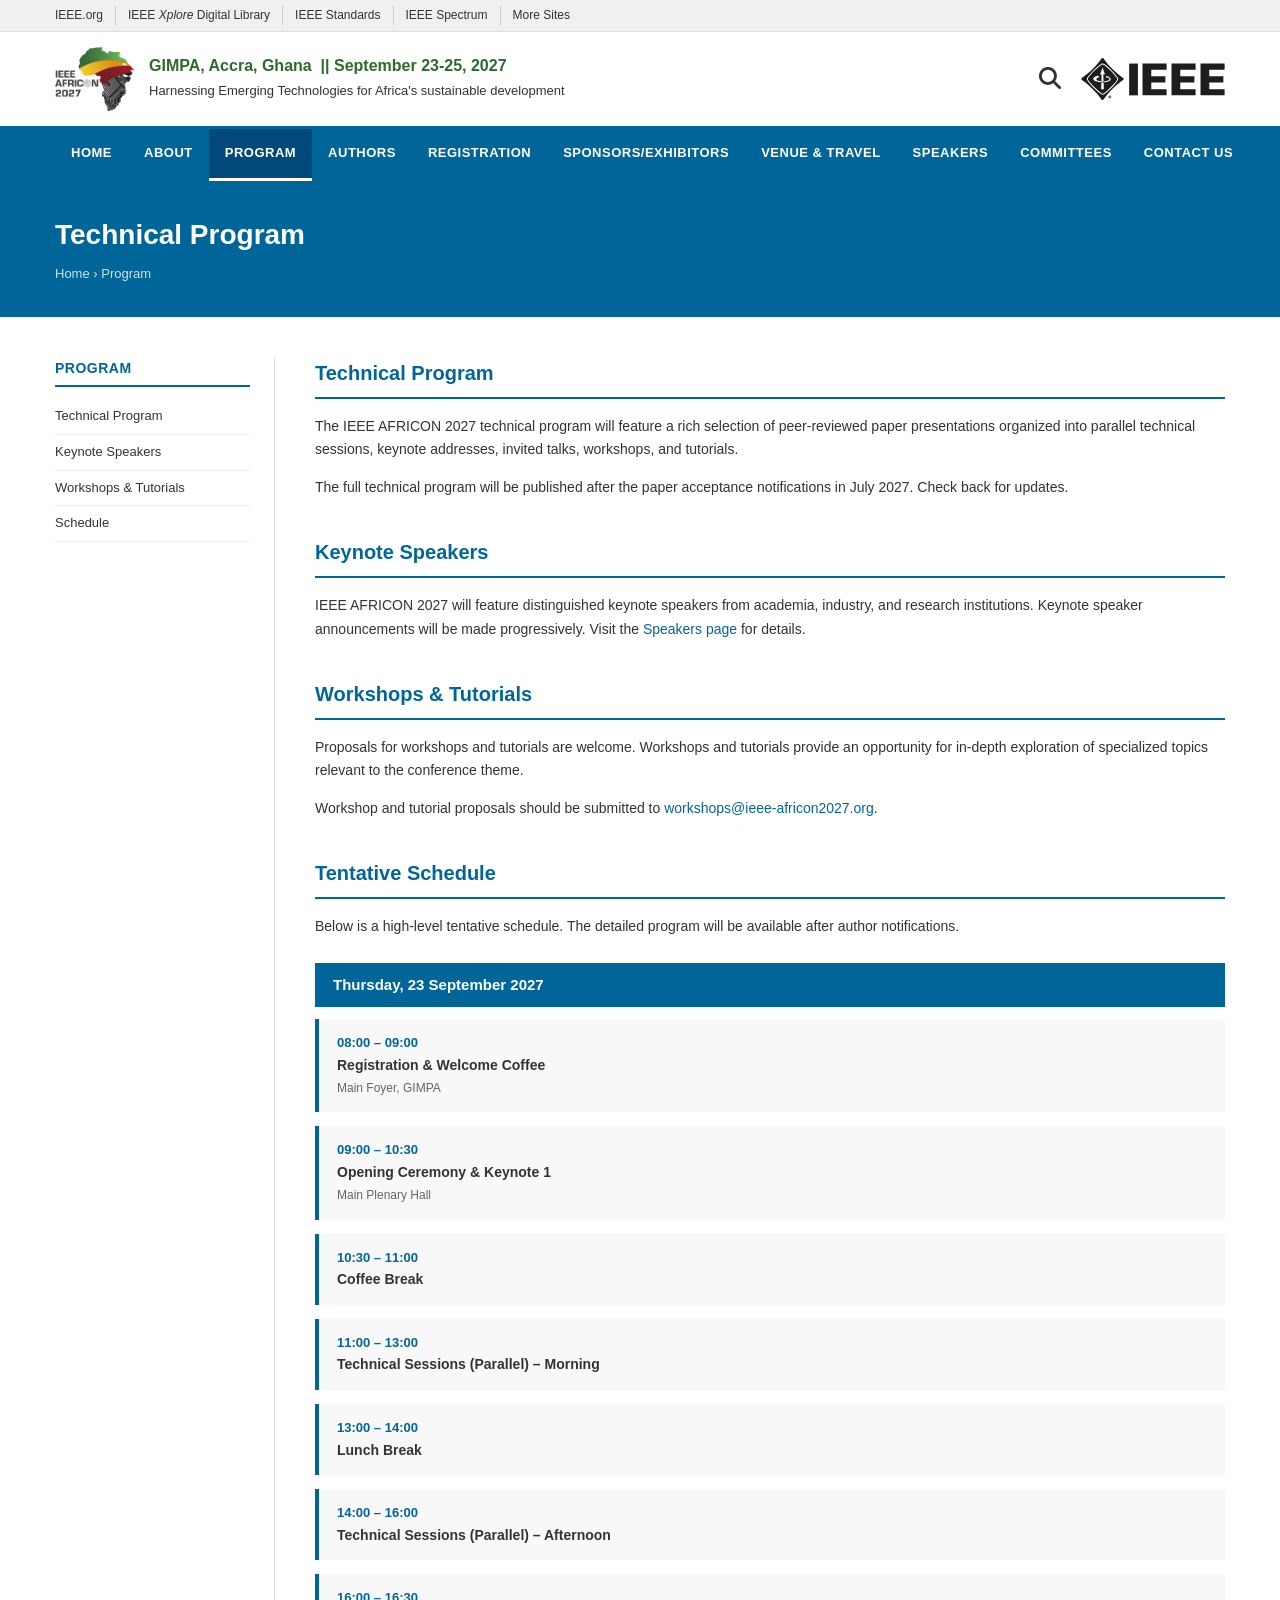
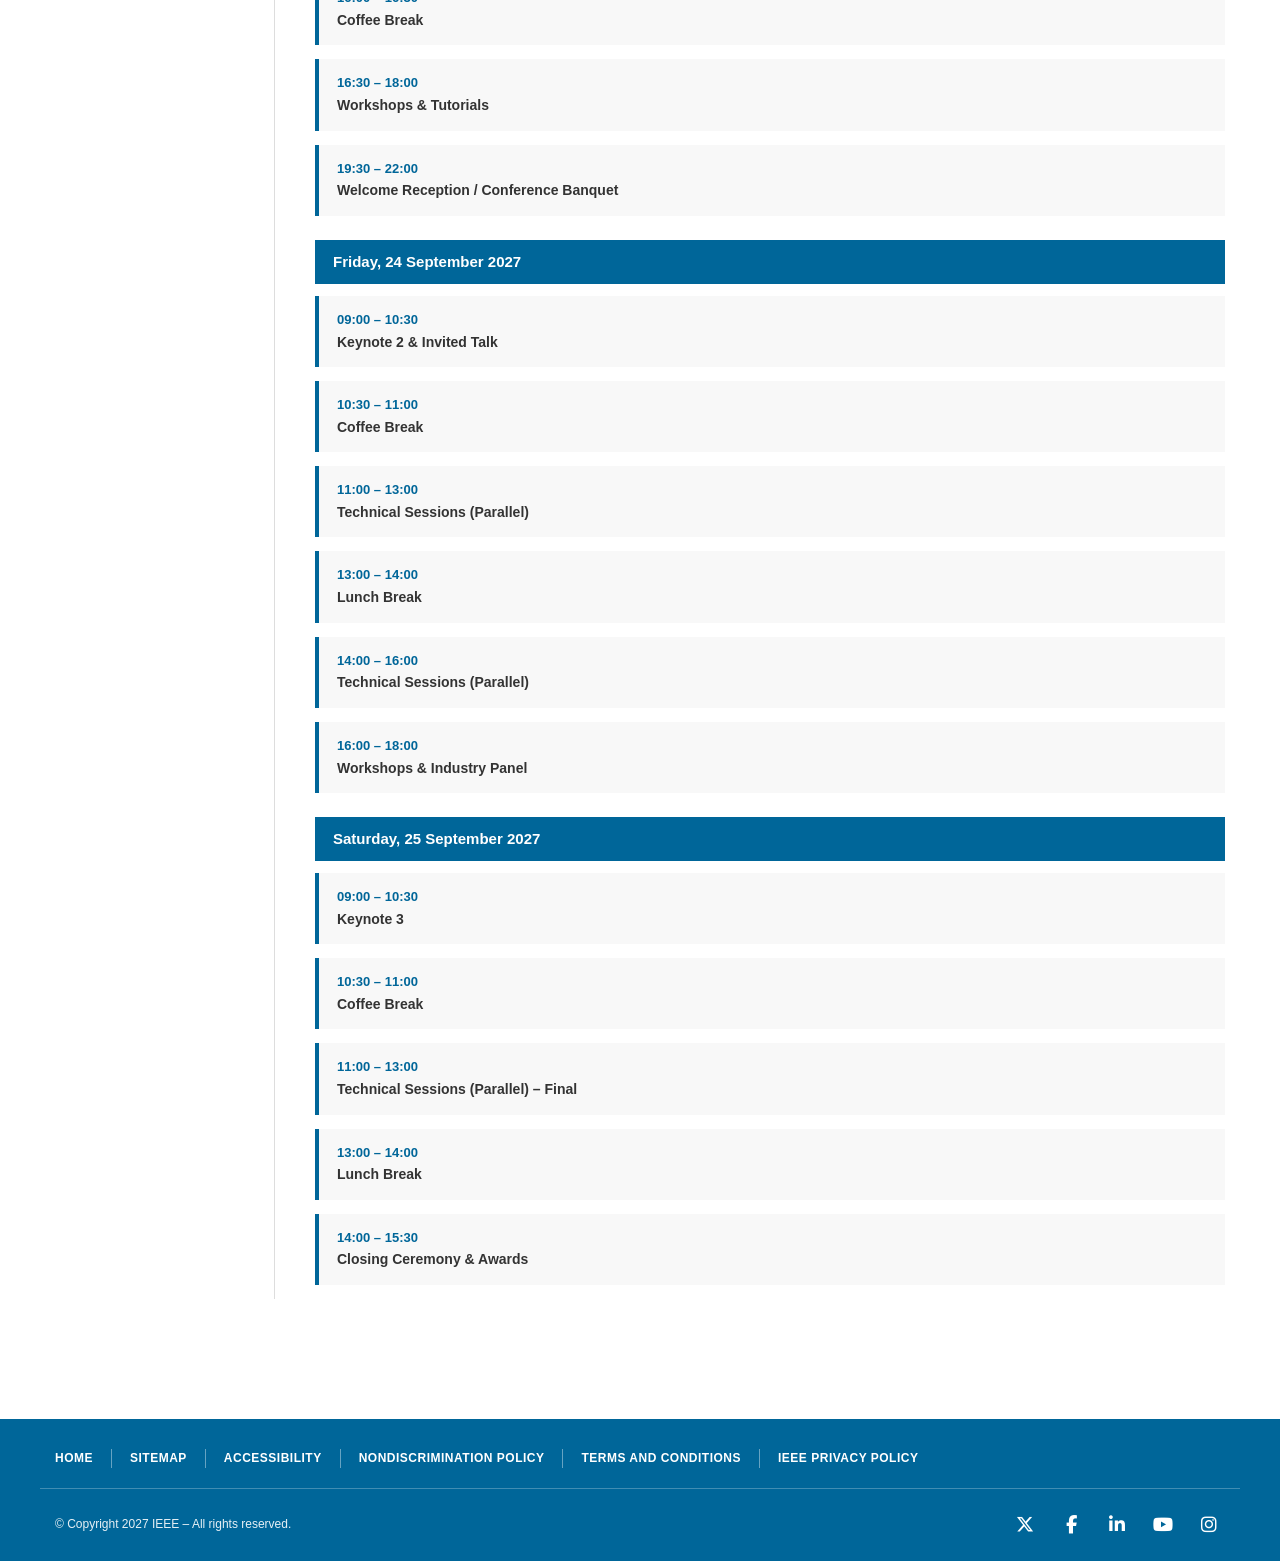
<file: program.html>
<!doctype html>
<html lang="en">
  <head>
    <meta charset="UTF-8" />
    <meta name="viewport" content="width=device-width, initial-scale=1.0" />
    <title>Program – IEEE AFRICON 2027</title>
    <link rel="stylesheet" href="assets/css/style.css" />
    <link rel="stylesheet" href="assets/css/pages.css" />
    <link
      rel="stylesheet"
      href="https://cdnjs.cloudflare.com/ajax/libs/font-awesome/6.5.0/css/all.min.css"
      crossorigin="anonymous"
    />
    <style>
      .schedule-block {
        border-left: 4px solid var(--ieee-blue);
        padding: 14px 18px;
        margin-bottom: 14px;
        background: #f8f8f8;
      }
      .schedule-block .time {
        font-weight: bold;
        color: var(--ieee-blue);
        font-size: 13px;
      }
      .schedule-block .event {
        font-weight: bold;
        font-size: 14px;
      }
      .schedule-block .location {
        font-size: 12px;
        color: #666;
        margin-top: 3px;
      }
      .day-header {
        background: var(--ieee-blue);
        color: white;
        padding: 10px 18px;
        margin: 24px 0 12px;
        font-weight: bold;
        font-size: 15px;
      }
    </style>
  </head>
  <body>
    <div class="top-bar">
      <div class="container">
        <a href="https://www.ieee.org" target="_blank">IEEE.org</a>
        <a href="https://ieeexplore.ieee.org" target="_blank"
          >IEEE <em>Xplore</em> Digital Library</a
        >
        <a href="https://standards.ieee.org" target="_blank">IEEE Standards</a>
        <a href="https://spectrum.ieee.org" target="_blank">IEEE Spectrum</a>
        <a href="https://www.ieee.org/sitemap.html" target="_blank"
          >More Sites</a
        >
      </div>
    </div>

    <header class="site-header" id="top">
      <div class="header-inner">
        <div class="header-logo">
          <img
            src="assets/images/logo/logo.png"
            alt="IEEE AFRICON 2027 Logo"
            class="africon-logo"
          />
          <div class="header-tagline">
            <span class="venue"
              >GIMPA, Accra, Ghana &nbsp;||&nbsp;September 23-25, 2027</span
            >
            <span class="theme"
              >Harnessing Emerging Technologies for Africa's sustainable
              development</span
            >
          </div>
        </div>
        <div class="header-right">
          <button class="search-icon"><i class="fa fa-search"></i></button>
          <img src="assets/images/ieee-logo.svg" alt="IEEE" class="ieee-logo" />
        </div>
      </div>
      <div class="search-box">
        <div class="container">
          <input type="text" placeholder="Search IEEE AFRICON 2027..." />
        </div>
      </div>
    </header>

    <nav class="main-nav">
      <div class="container">
        <ul class="nav-list">
          <li><a href="index.html">Home</a></li>
          <li><a href="about.html">About</a></li>
          <li><a href="program.html" class="active">Program</a></li>
          <li><a href="authors.html">Authors</a></li>
          <li><a href="registration.html">Registration</a></li>
          <li><a href="sponsors.html">Sponsors/Exhibitors</a></li>
          <li><a href="venue.html">Venue&nbsp;&amp;&nbsp;Travel</a></li>
          <li><a href="speakers.html">Speakers</a></li>
          <li><a href="committees.html">Committees</a></li>
          <li><a href="contact.html">Contact&nbsp;Us</a></li>
        </ul>
      </div>
    </nav>

    <div class="page-hero">
      <div class="container">
        <h1>Technical Program</h1>
        <div class="breadcrumb">
          <a href="index.html">Home</a> &rsaquo; Program
        </div>
      </div>
    </div>

    <div class="page-layout">
      <aside class="sidebar">
        <h3>Program</h3>
        <ul>
          <li><a href="#technical">Technical Program</a></li>
          <li><a href="#keynote">Keynote Speakers</a></li>
          <li><a href="#workshops">Workshops &amp; Tutorials</a></li>
          <li><a href="#schedule">Schedule</a></li>
        </ul>
      </aside>

      <div class="page-content">
        <h2 id="technical">Technical Program</h2>
        <p>
          The IEEE AFRICON 2027 technical program will feature a rich selection
          of peer-reviewed paper presentations organized into parallel technical
          sessions, keynote addresses, invited talks, workshops, and tutorials.
        </p>
        <p>
          The full technical program will be published after the paper
          acceptance notifications in July 2027. Check back for updates.
        </p>

        <h2 id="keynote" style="margin-top: 36px">Keynote Speakers</h2>
        <p>
          IEEE AFRICON 2027 will feature distinguished keynote speakers from
          academia, industry, and research institutions. Keynote speaker
          announcements will be made progressively. Visit the
          <a href="speakers.html">Speakers page</a> for details.
        </p>

        <h2 id="workshops" style="margin-top: 36px">
          Workshops &amp; Tutorials
        </h2>
        <p>
          Proposals for workshops and tutorials are welcome. Workshops and
          tutorials provide an opportunity for in-depth exploration of
          specialized topics relevant to the conference theme.
        </p>
        <p>
          Workshop and tutorial proposals should be submitted to
          <a href="mailto:workshops@ieee-africon2027.org"
            >workshops@ieee-africon2027.org</a
          >.
        </p>

        <h2 id="schedule" style="margin-top: 36px">Tentative Schedule</h2>
        <p>
          Below is a high-level tentative schedule. The detailed program will be
          available after author notifications.
        </p>

        <div class="day-header">Thursday, 23 September 2027</div>
        <div class="schedule-block">
          <div class="time">08:00 – 09:00</div>
          <div class="event">Registration &amp; Welcome Coffee</div>
          <div class="location">Main Foyer, GIMPA</div>
        </div>
        <div class="schedule-block">
          <div class="time">09:00 – 10:30</div>
          <div class="event">Opening Ceremony &amp; Keynote 1</div>
          <div class="location">Main Plenary Hall</div>
        </div>
        <div class="schedule-block">
          <div class="time">10:30 – 11:00</div>
          <div class="event">Coffee Break</div>
        </div>
        <div class="schedule-block">
          <div class="time">11:00 – 13:00</div>
          <div class="event">Technical Sessions (Parallel) – Morning</div>
        </div>
        <div class="schedule-block">
          <div class="time">13:00 – 14:00</div>
          <div class="event">Lunch Break</div>
        </div>
        <div class="schedule-block">
          <div class="time">14:00 – 16:00</div>
          <div class="event">Technical Sessions (Parallel) – Afternoon</div>
        </div>
        <div class="schedule-block">
          <div class="time">16:00 – 16:30</div>
          <div class="event">Coffee Break</div>
        </div>
        <div class="schedule-block">
          <div class="time">16:30 – 18:00</div>
          <div class="event">Workshops &amp; Tutorials</div>
        </div>
        <div class="schedule-block">
          <div class="time">19:30 – 22:00</div>
          <div class="event">Welcome Reception / Conference Banquet</div>
        </div>

        <div class="day-header">Friday, 24 September 2027</div>
        <div class="schedule-block">
          <div class="time">09:00 – 10:30</div>
          <div class="event">Keynote 2 &amp; Invited Talk</div>
        </div>
        <div class="schedule-block">
          <div class="time">10:30 – 11:00</div>
          <div class="event">Coffee Break</div>
        </div>
        <div class="schedule-block">
          <div class="time">11:00 – 13:00</div>
          <div class="event">Technical Sessions (Parallel)</div>
        </div>
        <div class="schedule-block">
          <div class="time">13:00 – 14:00</div>
          <div class="event">Lunch Break</div>
        </div>
        <div class="schedule-block">
          <div class="time">14:00 – 16:00</div>
          <div class="event">Technical Sessions (Parallel)</div>
        </div>
        <div class="schedule-block">
          <div class="time">16:00 – 18:00</div>
          <div class="event">Workshops &amp; Industry Panel</div>
        </div>

        <div class="day-header">Saturday, 25 September 2027</div>
        <div class="schedule-block">
          <div class="time">09:00 – 10:30</div>
          <div class="event">Keynote 3</div>
        </div>
        <div class="schedule-block">
          <div class="time">10:30 – 11:00</div>
          <div class="event">Coffee Break</div>
        </div>
        <div class="schedule-block">
          <div class="time">11:00 – 13:00</div>
          <div class="event">Technical Sessions (Parallel) – Final</div>
        </div>
        <div class="schedule-block">
          <div class="time">13:00 – 14:00</div>
          <div class="event">Lunch Break</div>
        </div>
        <div class="schedule-block">
          <div class="time">14:00 – 15:30</div>
          <div class="event">Closing Ceremony &amp; Awards</div>
        </div>
      </div>
    </div>

    <footer class="site-footer">
      <nav class="footer-nav">
        <a href="index.html">Home</a>
        <a href="sitemap.html">Sitemap</a>
        <a href="accessibility.html">Accessibility</a>
        <a href="nondiscrimination.html">Nondiscrimination Policy</a>
        <a href="terms.html">Terms and Conditions</a>
        <a
          href="https://www.ieee.org/security/privacy-policy.html"
          target="_blank"
          >IEEE Privacy Policy</a
        >
      </nav>
      <div class="footer-bottom">
        <p class="footer-copy">
          &copy; Copyright 2027 IEEE &ndash; All rights reserved.
        </p>
        <div class="footer-social">
          <a href="#"><i class="fab fa-x-twitter"></i></a>
          <a href="#"><i class="fab fa-facebook-f"></i></a>
          <a href="#"><i class="fab fa-linkedin-in"></i></a>
          <a href="#"><i class="fab fa-youtube"></i></a>
          <a href="#"><i class="fab fa-instagram"></i></a>
        </div>
      </div>
    </footer>
    <a href="#top" class="back-to-top" style="opacity: 0"
      ><span class="cookie-icon"><i class="fas fa-circle-dot"></i></span>Back to
      Top</a
    >
    <script src="assets/js/main.js"></script>
  </body>
</html>
</file>
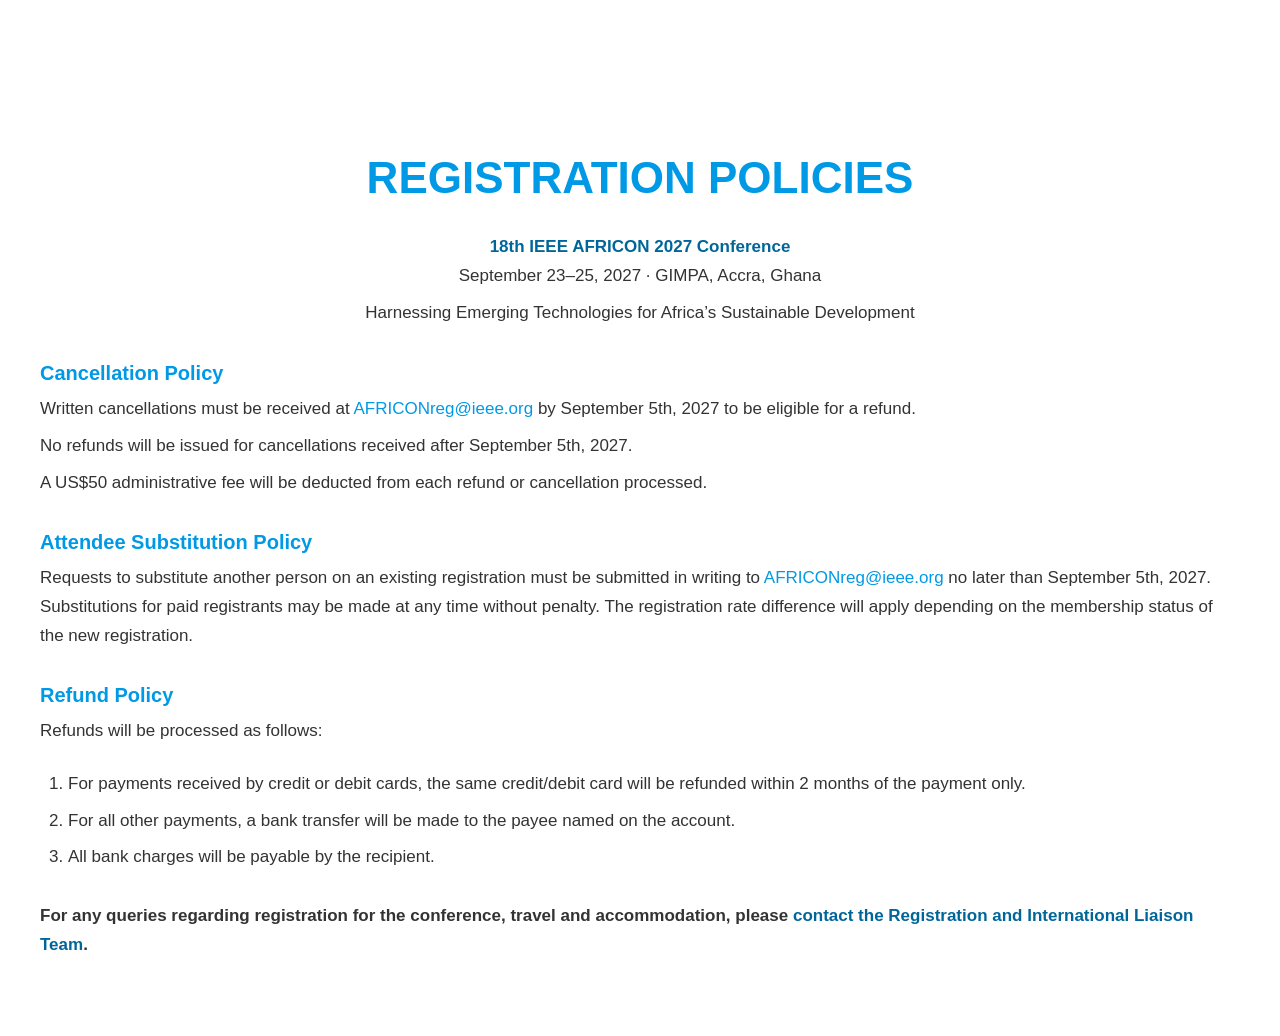
<file: registration-policy.html>
<!doctype html>
<html lang="en">
  <head>
    <meta charset="UTF-8" />
    <meta name="viewport" content="width=device-width, initial-scale=1.0" />
    <title>Registration Policies - IEEE AFRICON 2027</title>
    <link rel="stylesheet" href="assets/css/pages.css" />
    <style>
      .africon-registration-policy { font-family: Arial, Helvetica, sans-serif; color: #333; line-height: 1.7; }
      .africon-registration-policy .policy-content { max-width: 1200px; margin: 0 auto; padding: 40px 24px 60px; }
      .africon-registration-policy .policy-title { color: #0099e5; font-size: clamp(28px, 4vw, 44px); font-weight: 800; line-height: 1.2; text-align: center; text-transform: uppercase; margin: 0 0 28px; }
      .africon-registration-policy section { margin: 0 0 30px; }
      .africon-registration-policy h2 { color: #0099e5; font-size: 20px; line-height: 1.4; margin: 0 0 8px; font-weight: 700; }
      .africon-registration-policy p { font-size: 17px; margin: 0 0 8px; }
      .africon-registration-policy a { color: #0099e5; text-decoration: none; overflow-wrap: anywhere; }
      .africon-registration-policy a:hover { text-decoration: underline; }
      .africon-registration-policy a:focus-visible { outline: 2px solid #006699; outline-offset: 3px; }
      .africon-registration-policy ol { margin: 24px 0 0; padding-left: 28px; font-size: 17px; }
      .africon-registration-policy li { margin-bottom: 8px; }
      .africon-registration-policy .policy-contact { font-weight: 700; }
      .africon-registration-policy .policy-contact a { color: #006699; }
      .africon-registration-policy .policy-event { text-align: center; margin-bottom: 32px; }
      .africon-registration-policy .policy-event strong { color: #006699; }
      @media (max-width: 600px) {
        .africon-registration-policy .policy-content { padding: 28px 18px 40px; }
        .africon-registration-policy p, .africon-registration-policy ol { font-size: 15px; }
      }
    </style>
  </head>
  <body class="africon-registration-policy">
    <div class="page-hero"><div class="container"></div></div>
    <div class="policy-content">
      <h1 class="policy-title">Registration Policies</h1>
      <div class="policy-event">
        <p><strong>18th IEEE AFRICON 2027 Conference</strong><br />September 23–25, 2027 &middot; GIMPA, Accra, Ghana</p>
        <p>Harnessing Emerging Technologies for Africa&rsquo;s Sustainable Development</p>
      </div>
      <section aria-labelledby="cancellation-policy">
        <h2 id="cancellation-policy">Cancellation Policy</h2>
        <p>Written cancellations must be received at <a href="mailto:AFRICONreg@ieee.org">AFRICONreg@ieee.org</a> by September 5th, 2027 to be eligible for a refund.</p>
        <p>No refunds will be issued for cancellations received after September 5th, 2027.</p>
        <p>A US$50 administrative fee will be deducted from each refund or cancellation processed.</p>
      </section>
      <section aria-labelledby="substitution-policy">
        <h2 id="substitution-policy">Attendee Substitution Policy</h2>
        <p>Requests to substitute another person on an existing registration must be submitted in writing to <a href="mailto:AFRICONreg@ieee.org">AFRICONreg@ieee.org</a> no later than September 5th, 2027. Substitutions for paid registrants may be made at any time without penalty. The registration rate difference will apply depending on the membership status of the new registration.</p>
      </section>
      <section aria-labelledby="refund-policy">
        <h2 id="refund-policy">Refund Policy</h2>
        <p>Refunds will be processed as follows:</p>
        <ol>
          <li>For payments received by credit or debit cards, the same credit/debit card will be refunded within 2 months of the payment only.</li>
          <li>For all other payments, a bank transfer will be made to the payee named on the account.</li>
          <li>All bank charges will be payable by the recipient.</li>
        </ol>
      </section>
      <p class="policy-contact">For any queries regarding registration for the conference, travel and accommodation, please <a href="contact.html">contact the Registration and International Liaison Team</a>.</p>
    </div>
    <!-- FOOTER -->
  </body>
</html>
</file>
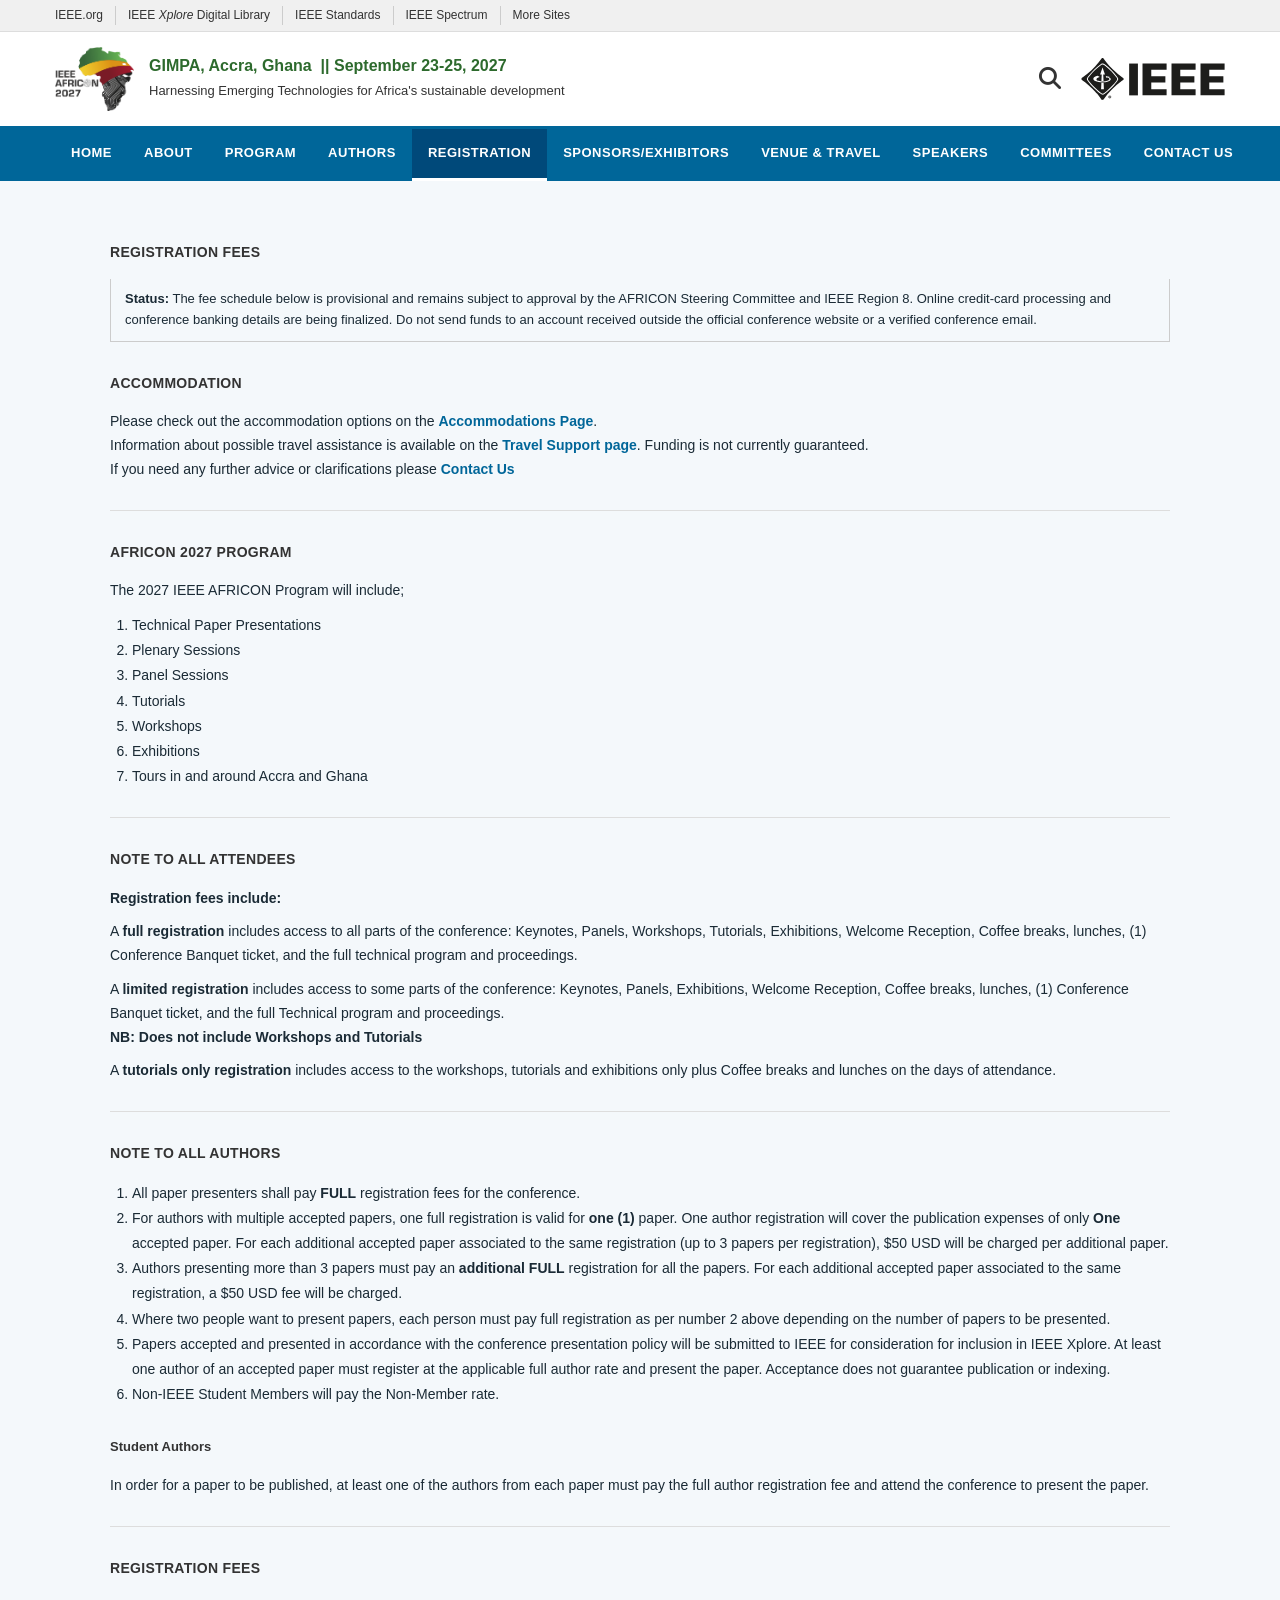
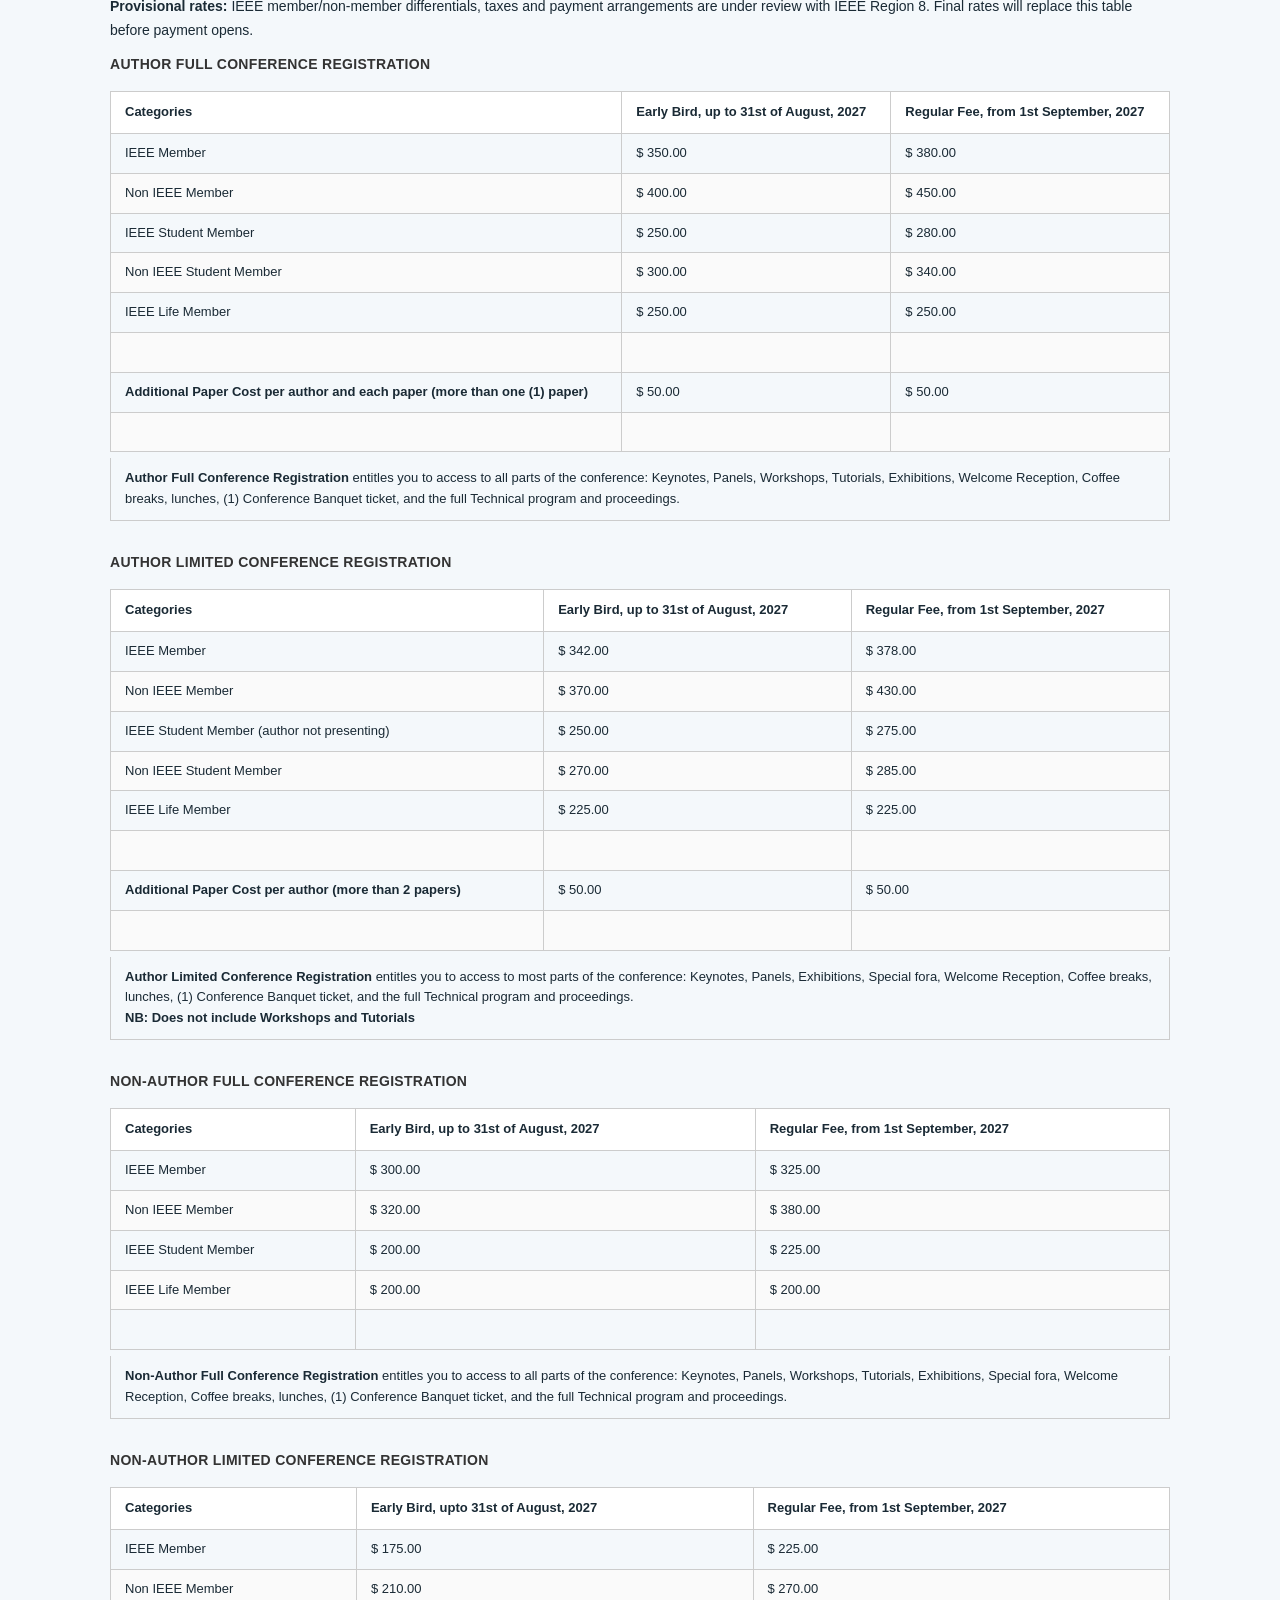
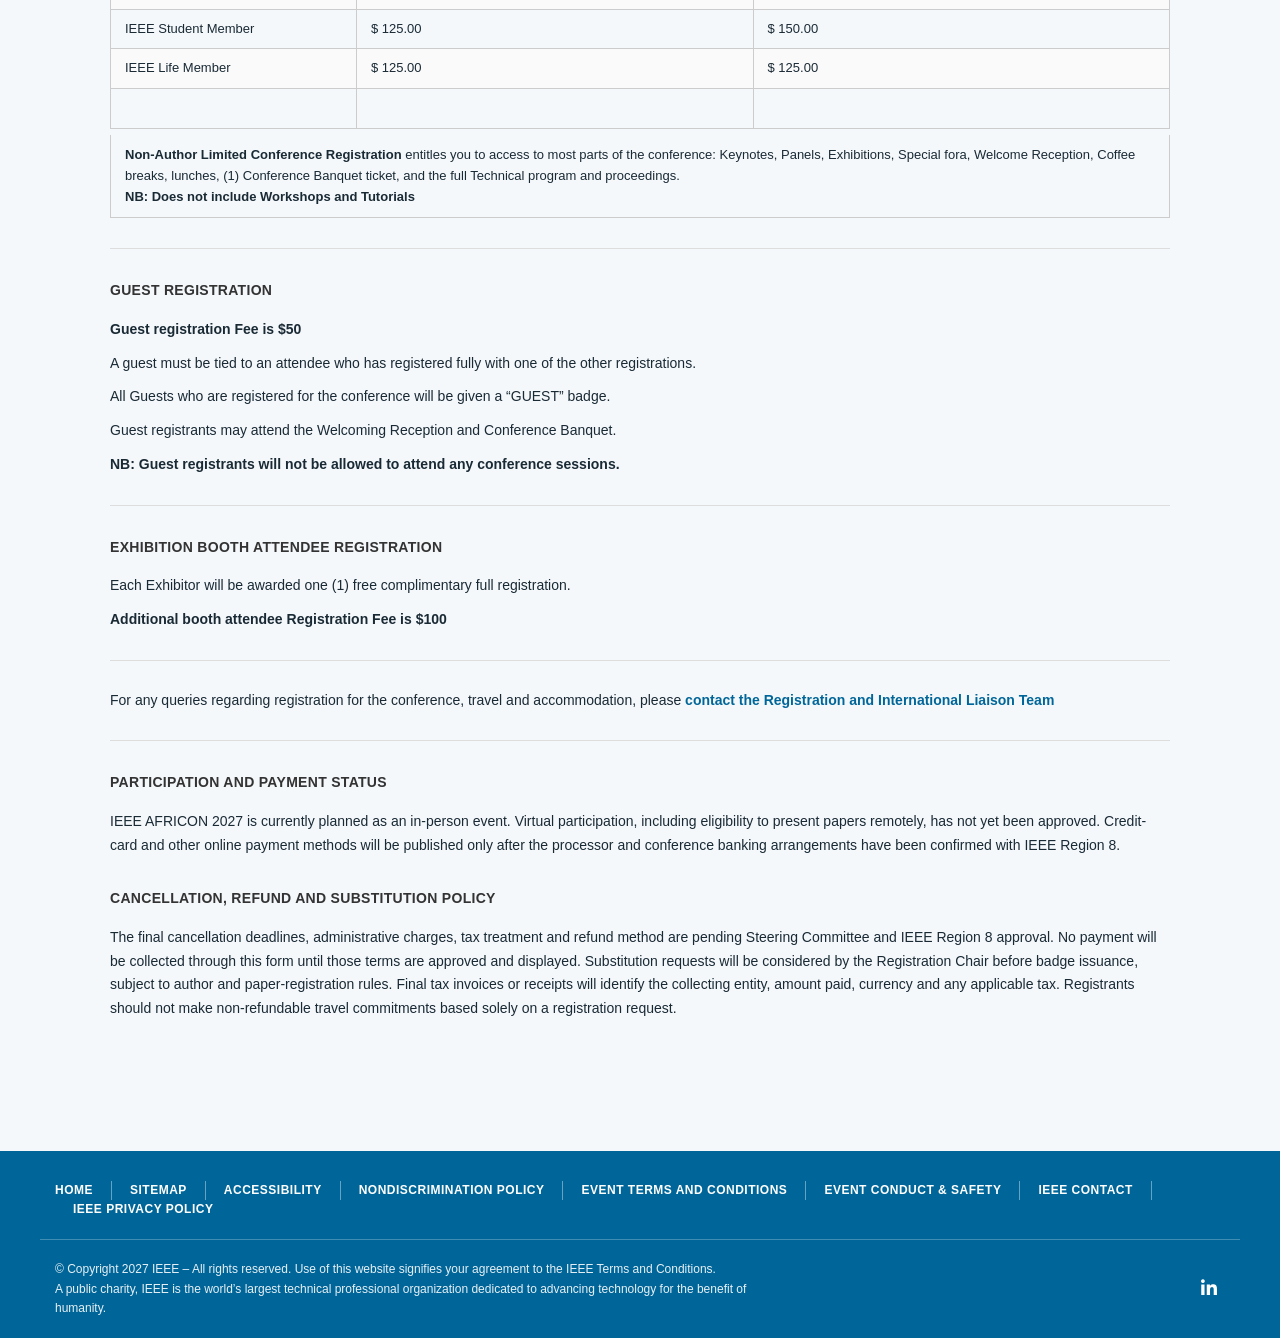
<file: registration.html>
<!doctype html>
<html lang="en">
  <head>
    <meta charset="UTF-8" />
    <meta name="viewport" content="width=device-width, initial-scale=1.0" />
    <title>Registration - IEEE AFRICON 2027</title>
    <link rel="stylesheet" href="assets/css/style.css" />
    <link rel="stylesheet" href="assets/css/pages.css" />
    <link
      rel="stylesheet"
      href="https://cdnjs.cloudflare.com/ajax/libs/font-awesome/6.5.0/css/all.min.css"
      crossorigin="anonymous"
    />
    <style>
      /* ---- Registration page specific styles ---- */
      .reg-content {
        max-width: 1100px;
        margin: 0 auto;
        padding: 30px 20px 60px;
      }

      .reg-section-title {
        font-size: 14px;
        font-weight: bold;
        color: var(--text-dark);
        margin: 30px 0 16px;
        text-transform: uppercase;
        letter-spacing: 0.3px;
      }

      /* Large REGISTER NOW button */
      .btn-register-now {
        display: inline-block;
        background: var(--ieee-blue);
        color: white;
        font-size: 22px;
        font-weight: bold;
        letter-spacing: 1px;
        padding: 28px 80px;
        border-radius: 10px;
        text-decoration: none;
        margin: 10px 0 30px;
        text-transform: uppercase;
        transition: background 0.2s;
      }
      .btn-register-now:hover {
        background: var(--ieee-dark-blue);
        color: white;
        text-decoration: none;
      }

      /* Reg fee tables */
      .reg-table {
        width: 100%;
        border-collapse: collapse;
        margin-bottom: 6px;
        font-size: 13px;
      }
      .reg-table th {
        background: #fff;
        border: 1px solid #ccc;
        padding: 10px 14px;
        font-weight: bold;
        text-align: left;
      }
      .reg-table td {
        border: 1px solid #ccc;
        padding: 9px 14px;
        vertical-align: top;
      }
      .reg-table tr:nth-child(even) td {
        background: #fafafa;
      }

      .reg-table-note {
        border: 1px solid #ccc;
        border-top: none;
        padding: 10px 14px;
        font-size: 13px;
        margin-bottom: 30px;
      }

      /* Notes / lists */
      .reg-note-list {
        margin: 0 0 16px 22px;
        font-size: 14px;
        line-height: 1.8;
      }

      .reg-para {
        font-size: 14px;
        line-height: 1.7;
        margin-bottom: 10px;
      }

      .reg-para strong {
        font-weight: bold;
      }

      .reg-link {
        color: var(--ieee-blue);
        font-weight: bold;
        text-decoration: none;
      }
      .reg-link:hover {
        text-decoration: underline;
      }

      hr.reg-divider {
        border: none;
        border-top: 1px solid #ddd;
        margin: 28px 0;
      }

      :root {
        --ieee-blue: #006699;
        --ieee-dark: #00334d;
        --ieee-light: #e8f4fa;
        --accent: #00b4d8;
        --accent2: #f59e0b;
        --text: #1a2a35;
        --muted: #6b7f8c;
        --border: #c5d8e3;
        --bg: #f4f8fb;
        --white: #ffffff;
        --error: #e53e3e;
        --success: #38a169;
        --step-done: #38a169;
      }

      *,
      *::before,
      *::after {
        box-sizing: border-box;
        margin: 0;
        padding: 0;
      }

      body {
        font-family: "DM Sans", sans-serif;
        background: var(--bg);
        color: var(--text);
        min-height: 100vh;
      }

      /* ─── PAGE STUB (mimics the real page) ─── */
      .page-stub {
        padding: 40px 20px 80px;
        text-align: center;
      }
      .page-stub h2 {
        font-family: "Sora", sans-serif;
        font-size: 28px;
        color: var(--ieee-dark);
        margin-bottom: 10px;
      }
      .page-stub p {
        color: var(--muted);
        margin-bottom: 30px;
        font-size: 15px;
      }

      .btn-register-now {
        display: inline-flex;
        align-items: center;
        gap: 10px;
        background: var(--ieee-blue);
        color: #fff;
        font-family: "Sora", sans-serif;
        font-size: 18px;
        font-weight: 700;
        letter-spacing: 0.5px;
        padding: 20px 60px;
        border-radius: 8px;
        border: none;
        cursor: pointer;
        text-transform: uppercase;
        transition:
          background 0.2s,
          transform 0.15s,
          box-shadow 0.2s;
        box-shadow: 0 4px 18px rgba(0, 102, 153, 0.28);
      }
      .btn-register-now:hover {
        background: var(--ieee-dark);
        transform: translateY(-2px);
        box-shadow: 0 8px 28px rgba(0, 102, 153, 0.38);
      }

      /* ─── OVERLAY ─── */
      .modal-overlay {
        display: none;
        position: fixed;
        inset: 0;
        background: rgba(0, 30, 50, 0.62);
        backdrop-filter: blur(4px);
        z-index: 9000;
        align-items: center;
        justify-content: center;
        padding: 16px;
      }
      .modal-overlay.open {
        display: flex;
        animation: fadeIn 0.22s ease;
      }
      @keyframes fadeIn {
        from {
          opacity: 0;
        }
        to {
          opacity: 1;
        }
      }

      /* ─── MODAL BOX ─── */
      .modal {
        background: var(--white);
        border-radius: 16px;
        width: 100%;
        max-width: 760px;
        max-height: 92vh;
        display: flex;
        flex-direction: column;
        overflow: hidden;
        box-shadow: 0 24px 80px rgba(0, 30, 50, 0.38);
        animation: slideUp 0.28s cubic-bezier(0.34, 1.3, 0.64, 1);
      }
      @keyframes slideUp {
        from {
          opacity: 0;
          transform: translateY(32px);
        }
        to {
          opacity: 1;
          transform: translateY(0);
        }
      }

      /* ─── MODAL HEADER ─── */
      .modal-header {
        background: linear-gradient(
          135deg,
          var(--ieee-dark) 0%,
          var(--ieee-blue) 100%
        );
        padding: 22px 28px 20px;
        position: relative;
        flex-shrink: 0;
      }
      .modal-header-top {
        display: flex;
        align-items: flex-start;
        justify-content: space-between;
      }
      .modal-title {
        font-family: "Sora", sans-serif;
        font-size: 20px;
        font-weight: 800;
        color: #fff;
        line-height: 1.2;
      }
      .modal-subtitle {
        font-size: 12px;
        color: rgba(255, 255, 255, 0.72);
        margin-top: 3px;
        letter-spacing: 0.3px;
      }
      .modal-close {
        background: rgba(255, 255, 255, 0.15);
        border: none;
        border-radius: 50%;
        width: 34px;
        height: 34px;
        display: flex;
        align-items: center;
        justify-content: center;
        color: #fff;
        font-size: 16px;
        cursor: pointer;
        flex-shrink: 0;
        transition: background 0.15s;
      }
      .modal-close:hover {
        background: rgba(255, 255, 255, 0.3);
      }

      /* ─── STEP PROGRESS ─── */
      .step-bar {
        display: flex;
        align-items: center;
        margin-top: 18px;
        gap: 0;
      }
      .step-item {
        display: flex;
        align-items: center;
        flex: 1;
      }
      .step-circle {
        width: 28px;
        height: 28px;
        border-radius: 50%;
        border: 2px solid rgba(255, 255, 255, 0.4);
        display: flex;
        align-items: center;
        justify-content: center;
        font-size: 11px;
        font-weight: 700;
        color: rgba(255, 255, 255, 0.6);
        background: rgba(255, 255, 255, 0.08);
        flex-shrink: 0;
        transition: all 0.3s;
      }
      .step-circle.active {
        border-color: var(--accent2);
        background: var(--accent2);
        color: #fff;
        box-shadow: 0 0 0 4px rgba(245, 158, 11, 0.25);
      }
      .step-circle.done {
        border-color: var(--step-done);
        background: var(--step-done);
        color: #fff;
      }
      .step-label {
        font-size: 10px;
        color: rgba(255, 255, 255, 0.55);
        margin-left: 6px;
        white-space: nowrap;
        font-weight: 500;
        letter-spacing: 0.2px;
      }
      .step-label.active {
        color: rgba(255, 255, 255, 0.95);
      }
      .step-connector {
        flex: 1;
        height: 2px;
        background: rgba(255, 255, 255, 0.2);
        margin: 0 6px;
      }
      .step-connector.done {
        background: var(--step-done);
      }

      /* ─── MODAL BODY ─── */
      .modal-body {
        flex: 1;
        overflow-y: auto;
        padding: 28px;
        scrollbar-width: thin;
        scrollbar-color: var(--border) transparent;
      }
      .modal-body::-webkit-scrollbar {
        width: 5px;
      }
      .modal-body::-webkit-scrollbar-thumb {
        background: var(--border);
        border-radius: 3px;
      }

      /* ─── STEP PANELS ─── */
      .step-panel {
        display: none;
        animation: panelIn 0.22s ease;
      }
      .step-panel.active {
        display: block;
      }
      @keyframes panelIn {
        from {
          opacity: 0;
          transform: translateX(12px);
        }
        to {
          opacity: 1;
          transform: translateX(0);
        }
      }

      .section-head {
        display: flex;
        align-items: center;
        gap: 9px;
        margin-bottom: 20px;
        padding-bottom: 10px;
        border-bottom: 2px solid var(--ieee-light);
      }
      .section-head-icon {
        width: 32px;
        height: 32px;
        border-radius: 8px;
        background: var(--ieee-blue);
        display: flex;
        align-items: center;
        justify-content: center;
        color: #fff;
        font-size: 14px;
        flex-shrink: 0;
      }
      .section-head h3 {
        font-family: "Sora", sans-serif;
        font-size: 15px;
        font-weight: 700;
        color: var(--ieee-dark);
      }
      .section-head p {
        font-size: 12px;
        color: var(--muted);
      }

      /* ─── FORM GRID ─── */
      .form-grid {
        display: grid;
        grid-template-columns: 1fr 1fr;
        gap: 14px 18px;
      }
      .form-grid .full {
        grid-column: 1 / -1;
      }

      .form-group {
        display: flex;
        flex-direction: column;
        gap: 5px;
      }
      .form-group label {
        font-size: 12px;
        font-weight: 600;
        color: var(--ieee-dark);
        letter-spacing: 0.2px;
      }
      .form-group label .req {
        color: var(--error);
        margin-left: 2px;
      }

      .form-control {
        border: 1.5px solid var(--border);
        border-radius: 7px;
        padding: 9px 12px;
        font-family: "DM Sans", sans-serif;
        font-size: 13.5px;
        color: var(--text);
        background: var(--white);
        transition:
          border-color 0.18s,
          box-shadow 0.18s;
        width: 100%;
        outline: none;
      }
      .form-control:focus {
        border-color: var(--ieee-blue);
        box-shadow: 0 0 0 3px rgba(0, 102, 153, 0.1);
      }
      .form-control::placeholder {
        color: #b0bec5;
      }

      textarea.form-control {
        resize: vertical;
        min-height: 72px;
      }
      select.form-control {
        cursor: pointer;
        appearance: none;
        background-image: url("data:image/svg+xml,%3Csvg xmlns='http://www.w3.org/2000/svg' width='12' height='12' viewBox='0 0 24 24' fill='none' stroke='%236b7f8c' stroke-width='2.5'%3E%3Cpath d='M6 9l6 6 6-6'/%3E%3C/svg%3E");
        background-repeat: no-repeat;
        background-position: right 12px center;
        padding-right: 34px;
      }

      /* Radio & Toggle groups */
      .radio-group,
      .toggle-group {
        display: flex;
        gap: 8px;
        flex-wrap: wrap;
      }
      .radio-pill,
      .toggle-pill {
        display: flex;
        align-items: center;
        gap: 6px;
        padding: 8px 14px;
        border: 1.5px solid var(--border);
        border-radius: 30px;
        font-size: 13px;
        font-weight: 500;
        cursor: pointer;
        transition: all 0.18s;
        color: var(--text);
        background: var(--white);
        user-select: none;
      }
      .radio-pill input,
      .toggle-pill input {
        display: none;
      }
      .radio-pill:hover,
      .toggle-pill:hover {
        border-color: var(--ieee-blue);
        color: var(--ieee-blue);
      }
      .radio-pill.selected,
      .toggle-pill.selected {
        border-color: var(--ieee-blue);
        background: var(--ieee-blue);
        color: #fff;
      }
      .radio-pill .dot {
        width: 8px;
        height: 8px;
        border-radius: 50%;
        border: 2px solid currentColor;
        transition: background 0.15s;
      }
      .radio-pill.selected .dot {
        background: #fff;
        border-color: #fff;
      }

      /* Binary Yes/No */
      .yn-group {
        display: flex;
        gap: 8px;
      }
      .yn-btn {
        flex: 1;
        padding: 9px;
        border: 1.5px solid var(--border);
        border-radius: 7px;
        font-size: 13px;
        font-weight: 600;
        cursor: pointer;
        text-align: center;
        transition: all 0.18s;
        background: var(--white);
        color: var(--muted);
      }
      .yn-btn:hover {
        border-color: var(--ieee-blue);
        color: var(--ieee-blue);
      }
      .yn-btn.yes.active {
        border-color: var(--success);
        background: var(--success);
        color: #fff;
      }
      .yn-btn.no.active {
        border-color: var(--error);
        background: var(--error);
        color: #fff;
      }

      /* Upload zone */
      .upload-zone {
        border: 2px dashed var(--border);
        border-radius: 10px;
        padding: 22px 16px;
        text-align: center;
        cursor: pointer;
        transition: all 0.2s;
        position: relative;
      }
      .upload-zone:hover {
        border-color: var(--ieee-blue);
        background: var(--ieee-light);
      }
      .upload-zone input[type="file"] {
        position: absolute;
        inset: 0;
        opacity: 0;
        cursor: pointer;
      }
      .upload-icon {
        font-size: 28px;
        color: var(--ieee-blue);
        margin-bottom: 6px;
      }
      .upload-text {
        font-size: 13px;
        color: var(--muted);
      }
      .upload-text span {
        color: var(--ieee-blue);
        font-weight: 600;
      }
      .upload-filename {
        font-size: 12px;
        color: var(--success);
        margin-top: 6px;
        display: none;
      }

      /* Co-authors dynamic */
      .coauthor-list {
        display: flex;
        flex-direction: column;
        gap: 8px;
      }
      .coauthor-entry {
        display: flex;
        align-items: center;
        gap: 8px;
      }
      .coauthor-entry .form-control {
        flex: 1;
      }
      .btn-remove-coauthor {
        background: none;
        border: none;
        color: var(--error);
        font-size: 16px;
        cursor: pointer;
        padding: 4px 6px;
        border-radius: 6px;
        transition: background 0.15s;
      }
      .btn-remove-coauthor:hover {
        background: #fff0f0;
      }
      .btn-add-coauthor {
        display: inline-flex;
        align-items: center;
        gap: 6px;
        padding: 8px 14px;
        border: 1.5px dashed var(--ieee-blue);
        border-radius: 7px;
        color: var(--ieee-blue);
        font-size: 12.5px;
        font-weight: 600;
        background: none;
        cursor: pointer;
        margin-top: 6px;
        transition: background 0.15s;
      }
      .btn-add-coauthor:hover {
        background: var(--ieee-light);
      }

      /* Info note */
      .form-note {
        background: var(--ieee-light);
        border-left: 3px solid var(--ieee-blue);
        border-radius: 0 7px 7px 0;
        padding: 10px 14px;
        font-size: 12.5px;
        color: var(--ieee-dark);
        margin-bottom: 18px;
        line-height: 1.5;
      }

      /* ─── MODAL FOOTER ─── */
      .modal-footer {
        padding: 16px 28px;
        border-top: 1px solid var(--border);
        display: flex;
        align-items: center;
        justify-content: space-between;
        flex-shrink: 0;
        background: #fafcfd;
      }
      .footer-left {
        font-size: 12px;
        color: var(--muted);
      }
      .footer-left span {
        font-weight: 600;
        color: var(--ieee-blue);
      }
      .footer-btns {
        display: flex;
        gap: 10px;
      }

      .btn {
        padding: 10px 22px;
        border-radius: 8px;
        font-family: "DM Sans", sans-serif;
        font-size: 13.5px;
        font-weight: 600;
        cursor: pointer;
        border: none;
        transition: all 0.18s;
      }
      .btn-outline {
        background: none;
        border: 1.5px solid var(--border);
        color: var(--muted);
      }
      .btn-outline:hover {
        border-color: var(--ieee-blue);
        color: var(--ieee-blue);
      }
      .btn-primary {
        background: var(--ieee-blue);
        color: #fff;
        box-shadow: 0 3px 12px rgba(0, 102, 153, 0.25);
      }
      .btn-primary:hover {
        background: var(--ieee-dark);
        box-shadow: 0 5px 18px rgba(0, 102, 153, 0.35);
      }
      .btn-success {
        background: var(--success);
        color: #fff;
        box-shadow: 0 3px 12px rgba(56, 161, 105, 0.3);
      }
      .btn-success:hover {
        background: #276749;
      }

      /* ─── SUCCESS SCREEN ─── */
      .success-screen {
        text-align: center;
        padding: 40px 20px;
        animation: panelIn 0.3s ease;
      }
      .success-icon {
        width: 72px;
        height: 72px;
        border-radius: 50%;
        background: linear-gradient(135deg, var(--success), #68d391);
        display: flex;
        align-items: center;
        justify-content: center;
        font-size: 34px;
        color: #fff;
        margin: 0 auto 20px;
        box-shadow: 0 8px 24px rgba(56, 161, 105, 0.35);
      }
      .success-screen h3 {
        font-family: "Sora", sans-serif;
        font-size: 22px;
        color: var(--ieee-dark);
        margin-bottom: 8px;
      }
      .success-screen p {
        font-size: 14px;
        color: var(--muted);
        max-width: 380px;
        margin: 0 auto 6px;
        line-height: 1.6;
      }
      .success-ref {
        font-size: 13px;
        background: var(--ieee-light);
        border-radius: 8px;
        padding: 10px 20px;
        display: inline-block;
        margin-top: 14px;
        color: var(--ieee-dark);
        font-weight: 600;
      }

      /* ─── RESPONSIVE ─── */
      @media (max-width: 580px) {
        .form-grid {
          grid-template-columns: 1fr;
        }
        .form-grid .full {
          grid-column: 1;
        }
        .modal-body {
          padding: 20px 16px;
        }
        .modal-footer {
          flex-direction: column;
          gap: 12px;
          align-items: stretch;
          text-align: center;
        }
        .footer-btns {
          justify-content: center;
        }
        .step-label {
          display: none;
        }
        .modal-title {
          font-size: 16px;
        }
      }
    </style>
  </head>
  <body>
    <!-- TOP BAR -->
    <div class="top-bar">
      <div class="container">
        <a href="https://www.ieee.org" target="_blank">IEEE.org</a>
        <a href="https://ieeexplore.ieee.org" target="_blank"
          >IEEE <em>Xplore</em> Digital Library</a
        >
        <a href="https://standards.ieee.org" target="_blank">IEEE Standards</a>
        <a href="https://spectrum.ieee.org" target="_blank">IEEE Spectrum</a>
        <a href="https://www.ieee.org/sitemap.html" target="_blank"
          >More Sites</a
        >
      </div>
    </div>

    <!-- HEADER -->
    <header class="site-header" id="top">
      <div class="header-inner">
        <div class="header-logo">
          <img
            src="assets/images/logo/logo.png"
            alt="IEEE AFRICON 2027 Logo"
            class="africon-logo"
          />
          <div class="header-tagline">
            <span class="venue"
              >GIMPA, Accra, Ghana &nbsp;||&nbsp;September 23-25, 2027</span
            >
            <span class="theme"
              >Harnessing Emerging Technologies for Africa's sustainable
              development</span
            >
          </div>
        </div>
        <div class="header-right">
          <button class="search-icon"><i class="fa fa-search"></i></button>
          <img src="assets/images/ieee-logo.svg" alt="IEEE" class="ieee-logo" />
        </div>
      </div>
      <div class="search-box">
        <div class="container">
          <input type="text" placeholder="Search IEEE AFRICON 2027..." />
        </div>
      </div>
    </header>

    <!-- NAVIGATION -->
    <nav class="main-nav">
      <div class="container">
        <ul class="nav-list">
          <li><a href="index.html">Home</a></li>
          <li><a href="about.html">About</a></li>
          <li><a href="program.html">Program</a></li>
          <li><a href="authors.html">Authors</a></li>
          <li><a href="registration.html" class="active">Registration</a></li>
          <li><a href="sponsors.html">Sponsors/Exhibitors</a></li>
          <li><a href="venue.html">Venue&nbsp;&amp;&nbsp;Travel</a></li>
          <li><a href="speakers.html">Speakers</a></li>
          <li><a href="committees.html">Committees</a></li>
          <li><a href="contact.html">Contact&nbsp;Us</a></li>
        </ul>
      </div>
    </nav>

    <!-- PAGE CONTENT -->
    <div class="reg-content">
      <!-- ===== REGISTRATION FEES heading ===== -->
      <p class="reg-section-title">Registration Fees</p>
      <div class="reg-table-note" style="margin-bottom: 18px">
        <strong>Status:</strong> The fee schedule below is provisional and
        remains subject to approval by the AFRICON Steering Committee and IEEE
        Region 8. Online credit-card processing and conference banking details
        are being finalized. Do not send funds to an account received outside
        the official conference website or a verified conference email.
      </div>

      <!-- Registration requests are temporarily paused. -->

      <!-- Accommodation -->
      <p class="reg-section-title">Accommodation</p>
      <p class="reg-para">
        Please check out the accommodation options on the
        <a href="venue.html#accommodation" class="reg-link"
          >Accommodations Page</a
        >.<br />
        Information about possible travel assistance is available on the
        <a href="travel-support.html" class="reg-link">Travel Support page</a>.
        Funding is not currently guaranteed.<br />
        If you need any further advice or clarifications please
        <a href="contact.html" class="reg-link">Contact&nbsp;Us</a>
      </p>

      <hr class="reg-divider" />

      <!-- ===== AFRICON 2027 PROGRAM ===== -->
      <p class="reg-section-title">AFRICON 2027 Program</p>
      <p class="reg-para">The 2027 IEEE AFRICON Program will include;</p>
      <ol class="reg-note-list">
        <li>Technical Paper Presentations</li>
        <li>Plenary Sessions</li>
        <li>Panel Sessions</li>
        <li>Tutorials</li>
        <li>Workshops</li>
        <li>Exhibitions</li>
        <li>Tours in and around Accra and Ghana</li>
      </ol>

      <hr class="reg-divider" />

      <!-- ===== NOTE TO ALL ATTENDEES ===== -->
      <p class="reg-section-title">Note to All Attendees</p>

      <p class="reg-para"><strong>Registration fees include:</strong></p>

      <p class="reg-para">
        A <strong>full registration</strong> includes access to all parts of the
        conference: Keynotes, Panels, Workshops, Tutorials, Exhibitions, Welcome
        Reception, Coffee breaks, lunches, (1) Conference Banquet ticket, and
        the full technical program and proceedings.
      </p>

      <p class="reg-para">
        A <strong>limited registration</strong> includes access to some parts of
        the conference: Keynotes, Panels, Exhibitions, Welcome Reception, Coffee
        breaks, lunches, (1) Conference Banquet ticket, and the full Technical
        program and proceedings.<br />
        <strong>NB: Does not include Workshops and Tutorials</strong>
      </p>

      <p class="reg-para">
        A <strong>tutorials only registration</strong> includes access to the
        workshops, tutorials and exhibitions only plus Coffee breaks and lunches
        on the days of attendance.
      </p>

      <hr class="reg-divider" />

      <!-- ===== NOTE TO ALL AUTHORS ===== -->
      <p class="reg-section-title">Note to All Authors</p>

      <ol class="reg-note-list">
        <li>
          All paper presenters shall pay <strong>FULL</strong> registration fees
          for the conference.
        </li>
        <li>
          For authors with multiple accepted papers, one full registration is
          valid for <strong>one (1)</strong> paper. One author registration will
          cover the publication expenses of only <strong>One</strong> accepted
          paper. For each additional accepted paper associated to the same
          registration (up to 3 papers per registration), $50 USD will be
          charged per additional paper.
        </li>
        <li>
          Authors presenting more than 3 papers must pay an
          <strong>additional FULL</strong> registration for all the papers. For
          each additional accepted paper associated to the same registration, a
          $50 USD fee will be charged.
        </li>
        <li>
          Where two people want to present papers, each person must pay full
          registration as per number 2 above depending on the number of papers
          to be presented.
        </li>
        <li>
          Papers accepted and presented in accordance with the conference
          presentation policy will be submitted to IEEE for consideration for
          inclusion in IEEE Xplore. At least one author of an accepted paper
          must register at the applicable full author rate and present the
          paper. Acceptance does not guarantee publication or indexing.
        </li>
        <li>Non-IEEE Student Members will pay the Non-Member rate.</li>
      </ol>

      <p
        class="reg-section-title"
        style="font-size: 13px; text-transform: none; letter-spacing: 0"
      >
        Student Authors
      </p>
      <p class="reg-para">
        In order for a paper to be published, at least one of the authors from
        each paper must pay the full author registration fee and attend the
        conference to present the paper.
      </p>

      <hr class="reg-divider" />

      <!-- ===== REGISTRATION FEES ===== -->
      <p class="reg-section-title">Registration Fees</p>
      <p class="reg-para">
        <strong>Provisional rates:</strong> IEEE member/non-member differentials,
        taxes and payment arrangements are under review with IEEE Region 8.
        Final rates will replace this table before payment opens.
      </p>

      <!-- AUTHOR FULL CONFERENCE REGISTRATION -->
      <p class="reg-section-title" style="margin-top: 10px">
        Author Full Conference Registration
      </p>

      <table class="reg-table">
        <thead>
          <tr>
            <th>Categories</th>
            <th>Early Bird, up to 31st of August, 2027</th>
            <th>Regular Fee, from 1st September, 2027</th>
          </tr>
        </thead>
        <tbody>
          <tr>
            <td>IEEE Member</td>
            <td>$ 350.00</td>
            <td>$ 380.00</td>
          </tr>
          <tr>
            <td>Non IEEE Member</td>
            <td>$ 400.00</td>
            <td>$ 450.00</td>
          </tr>
          <tr>
            <td>IEEE Student Member</td>
            <td>$ 250.00</td>
            <td>$ 280.00</td>
          </tr>
          <tr>
            <td>Non IEEE Student Member</td>
            <td>$ 300.00</td>
            <td>$ 340.00</td>
          </tr>
          <tr>
            <td>IEEE Life Member</td>
            <td>$ 250.00</td>
            <td>$ 250.00</td>
          </tr>
          <tr>
            <td>&nbsp;</td>
            <td>&nbsp;</td>
            <td>&nbsp;</td>
          </tr>
          <tr>
            <td>
              <strong
                >Additional Paper Cost per author and each paper (more than one
                (1) paper)</strong
              >
            </td>
            <td>$ 50.00</td>
            <td>$ 50.00</td>
          </tr>
          <tr>
            <td>&nbsp;</td>
            <td>&nbsp;</td>
            <td>&nbsp;</td>
          </tr>
        </tbody>
      </table>
      <div class="reg-table-note">
        <strong>Author Full Conference Registration</strong> entitles you to
        access to all parts of the conference: Keynotes, Panels, Workshops,
        Tutorials, Exhibitions, Welcome Reception, Coffee breaks, lunches, (1)
        Conference Banquet ticket, and the full Technical program and
        proceedings.
      </div>

      <!-- AUTHOR LIMITED CONFERENCE REGISTRATION -->
      <p class="reg-section-title">Author Limited Conference Registration</p>

      <table class="reg-table">
        <thead>
          <tr>
            <th>Categories</th>
            <th>Early Bird, up to 31st of August, 2027</th>
            <th>Regular Fee, from 1st September, 2027</th>
          </tr>
        </thead>
        <tbody>
          <tr>
            <td>IEEE Member</td>
            <td>$ 342.00</td>
            <td>$ 378.00</td>
          </tr>
          <tr>
            <td>Non IEEE Member</td>
            <td>$ 370.00</td>
            <td>$ 430.00</td>
          </tr>
          <tr>
            <td>IEEE Student Member (author not presenting)</td>
            <td>$ 250.00</td>
            <td>$ 275.00</td>
          </tr>
          <tr>
            <td>Non IEEE Student Member</td>
            <td>$ 270.00</td>
            <td>$ 285.00</td>
          </tr>
          <tr>
            <td>IEEE Life Member</td>
            <td>$ 225.00</td>
            <td>$ 225.00</td>
          </tr>
          <tr>
            <td>&nbsp;</td>
            <td>&nbsp;</td>
            <td>&nbsp;</td>
          </tr>
          <tr>
            <td>
              <strong
                >Additional Paper Cost per author (more than 2 papers)</strong
              >
            </td>
            <td>$ 50.00</td>
            <td>$ 50.00</td>
          </tr>
          <tr>
            <td>&nbsp;</td>
            <td>&nbsp;</td>
            <td>&nbsp;</td>
          </tr>
        </tbody>
      </table>
      <div class="reg-table-note">
        <strong>Author Limited Conference Registration</strong> entitles you to
        access to most parts of the conference: Keynotes, Panels, Exhibitions,
        Special fora, Welcome Reception, Coffee breaks, lunches, (1) Conference
        Banquet ticket, and the full Technical program and proceedings.<br />
        <strong>NB: Does not include Workshops and Tutorials</strong>
      </div>

      <!-- NON-AUTHOR FULL CONFERENCE REGISTRATION -->
      <p class="reg-section-title">Non-Author Full Conference Registration</p>

      <table class="reg-table">
        <thead>
          <tr>
            <th>Categories</th>
            <th>Early Bird, up to 31st of August, 2027</th>
            <th>Regular Fee, from 1st September, 2027</th>
          </tr>
        </thead>
        <tbody>
          <tr>
            <td>IEEE Member</td>
            <td>$ 300.00</td>
            <td>$ 325.00</td>
          </tr>
          <tr>
            <td>Non IEEE Member</td>
            <td>$ 320.00</td>
            <td>$ 380.00</td>
          </tr>
          <tr>
            <td>IEEE Student Member</td>
            <td>$ 200.00</td>
            <td>$ 225.00</td>
          </tr>
          <tr>
            <td>IEEE Life Member</td>
            <td>$ 200.00</td>
            <td>$ 200.00</td>
          </tr>
          <tr>
            <td>&nbsp;</td>
            <td>&nbsp;</td>
            <td>&nbsp;</td>
          </tr>
        </tbody>
      </table>
      <div class="reg-table-note">
        <strong>Non-Author Full Conference Registration</strong> entitles you to
        access to all parts of the conference: Keynotes, Panels, Workshops,
        Tutorials, Exhibitions, Special fora, Welcome Reception, Coffee breaks,
        lunches, (1) Conference Banquet ticket, and the full Technical program
        and proceedings.
      </div>

      <!-- NON-AUTHOR LIMITED CONFERENCE REGISTRATION -->
      <p class="reg-section-title">
        Non-Author Limited Conference Registration
      </p>

      <table class="reg-table">
        <thead>
          <tr>
            <th>Categories</th>
            <th>Early Bird, upto 31st of August, 2027</th>
            <th>Regular Fee, from 1st September, 2027</th>
          </tr>
        </thead>
        <tbody>
          <tr>
            <td>IEEE Member</td>
            <td>$ 175.00</td>
            <td>$ 225.00</td>
          </tr>
          <tr>
            <td>Non IEEE Member</td>
            <td>$ 210.00</td>
            <td>$ 270.00</td>
          </tr>
          <tr>
            <td>IEEE Student Member</td>
            <td>$ 125.00</td>
            <td>$ 150.00</td>
          </tr>
          <tr>
            <td>IEEE Life Member</td>
            <td>$ 125.00</td>
            <td>$ 125.00</td>
          </tr>
          <tr>
            <td>&nbsp;</td>
            <td>&nbsp;</td>
            <td>&nbsp;</td>
          </tr>
        </tbody>
      </table>
      <div class="reg-table-note">
        <strong>Non-Author Limited Conference Registration</strong> entitles you
        to access to most parts of the conference: Keynotes, Panels,
        Exhibitions, Special fora, Welcome Reception, Coffee breaks, lunches,
        (1) Conference Banquet ticket, and the full Technical program and
        proceedings.<br />
        <strong>NB: Does not include Workshops and Tutorials</strong>
      </div>

      <hr class="reg-divider" />

      <!-- GUEST REGISTRATION -->
      <p class="reg-section-title">Guest Registration</p>

      <p class="reg-para"><strong>Guest registration Fee is $50</strong></p>

      <p class="reg-para">
        A guest must be tied to an attendee who has registered fully with one of
        the other registrations.
      </p>
      <p class="reg-para">
        All Guests who are registered for the conference will be given a
        &ldquo;GUEST&rdquo; badge.
      </p>
      <p class="reg-para">
        Guest registrants may attend the Welcoming Reception and Conference
        Banquet.
      </p>
      <p class="reg-para">
        <strong
          >NB: Guest registrants will not be allowed to attend any conference
          sessions.</strong
        >
      </p>

      <hr class="reg-divider" />

      <!-- EXHIBITION BOOTH ATTENDEE REGISTRATION -->
      <p class="reg-section-title">Exhibition Booth Attendee Registration</p>

      <p class="reg-para">
        Each Exhibitor will be awarded one (1) free complimentary full
        registration.
      </p>

      <p class="reg-para">
        <strong>Additional booth attendee Registration Fee is $100</strong>
      </p>

      <hr class="reg-divider" />

      <p class="reg-para" style="margin-top: 20px">
        For any queries regarding registration for the conference, travel and
        accommodation, please
        <a href="contact.html" class="reg-link"
          >contact the Registration and International Liaison Team</a
        >
      </p>

      <hr class="reg-divider" />

      <p class="reg-section-title">Participation and Payment Status</p>
      <p class="reg-para">
        IEEE AFRICON 2027 is currently planned as an in-person event. Virtual
        participation, including eligibility to present papers remotely, has
        not yet been approved. Credit-card and other online payment methods will
        be published only after the processor and conference banking
        arrangements have been confirmed with IEEE Region 8.
      </p>

      <p class="reg-section-title">Cancellation, Refund and Substitution Policy</p>
      <p class="reg-para">
        The final cancellation deadlines, administrative charges, tax treatment
        and refund method are pending Steering Committee and IEEE Region 8
        approval. No payment will be collected through this form until those
        terms are approved and displayed. Substitution requests will be
        considered by the Registration Chair before badge issuance, subject to
        author and paper-registration rules. Final tax invoices or receipts
        will identify the collecting entity, amount paid, currency and any
        applicable tax. Registrants should not make non-refundable travel
        commitments based solely on a registration request.
      </p>
    </div>
    <!-- end .reg-content -->

    <!-- FOOTER -->
    <footer class="site-footer">
      <nav class="footer-nav">
        <a href="index.html">Home</a>
        <a href="https://www.ieee.org/sitemap.html" target="_blank" rel="noopener">Sitemap</a>
        <a href="https://www.ieee.org/accessibility-statement.html" target="_blank" rel="noopener">Accessibility</a>
        <a href="https://www.ieee.org/about/corporate/governance/p9-26.html" target="_blank" rel="noopener">Nondiscrimination Policy</a>
        <a href="https://events.ieee.org/planning-basics/event-registration/policies-terms-conditions/" target="_blank" rel="noopener">Event Terms and Conditions</a>
        <a href="https://events.ieee.org/planning-basics/general-guidelines/ieee-event-conduct-and-safety-statement-for-conferences/" target="_blank" rel="noopener">Event Conduct &amp; Safety</a>
        <a href="https://www.ieee.org/about/contact.html" target="_blank" rel="noopener">IEEE Contact</a>
        <a
          href="https://www.ieee.org/security/privacy-policy.html"
          target="_blank"
          >IEEE Privacy Policy</a
        >
      </nav>
      <div class="footer-bottom">
        <p class="footer-copy">
          &copy; Copyright 2027 IEEE &ndash; All rights reserved. Use of this
          website signifies your agreement to the IEEE Terms and Conditions.<br />
          A public charity, IEEE is the world&rsquo;s largest technical
          professional organization dedicated to advancing technology for the
          benefit of humanity.
        </p>
        <div class="footer-social" aria-label="Social media links">
          <a href="https://www.linkedin.com/company/ieee-africon" target="_blank" rel="noopener" aria-label="IEEE AFRICON on LinkedIn"><i class="fab fa-linkedin-in"></i></a>
        </div>
      </div>
    </footer>

    <a href="#top" class="back-to-top" style="opacity: 0">
      <span class="cookie-icon"><i class="fas fa-circle-dot"></i></span>Back to
      Top
    </a>

    <!-- ═══════════════════════════ MODAL OVERLAY ═══════════════════════════ -->
    <div class="modal-overlay" id="regOverlay" onclick="overlayClick(event)">
      <div
        class="modal"
        role="dialog"
        aria-modal="true"
        aria-labelledby="modalTitle"
      >
        <!-- HEADER -->
        <div class="modal-header">
          <div class="modal-header-top">
            <div>
              <div class="modal-title" id="modalTitle">
                Conference Registration
              </div>
              <div class="modal-subtitle">
                IEEE AFRICON 2027 &nbsp;·&nbsp; Accra, Ghana
              </div>
            </div>
            <button
              class="modal-close"
              onclick="closeModal()"
              aria-label="Close"
            >
              <i class="fa fa-xmark"></i>
            </button>
          </div>

          <!-- STEP BAR -->
          <div class="step-bar" id="stepBar">
            <div class="step-item">
              <div class="step-circle active" id="sc1">1</div>
              <div class="step-label active" id="sl1">Personal Info</div>
            </div>
            <div class="step-connector" id="conn1"></div>
            <div class="step-item">
              <div class="step-circle" id="sc2">2</div>
              <div class="step-label" id="sl2">Paper & Role</div>
            </div>
            <div class="step-connector" id="conn2"></div>
            <div class="step-item">
              <div class="step-circle" id="sc3">3</div>
              <div class="step-label" id="sl3">Requirements</div>
            </div>
            <div class="step-connector" id="conn3"></div>
            <div class="step-item">
              <div class="step-circle" id="sc4">4</div>
              <div class="step-label" id="sl4">Confirm</div>
            </div>
          </div>
        </div>

        <!-- BODY -->
        <div class="modal-body">
          <!-- ── STEP 1: Personal Info ── -->
          <div class="step-panel active" id="panel1">
            <div class="section-head">
              <div class="section-head-icon"><i class="fa fa-user"></i></div>
              <div>
                <h3>Personal Information</h3>
                <p>Your contact and identification details</p>
              </div>
            </div>

            <div class="form-grid">
              <div class="form-group full">
                <label>Designation <span class="req">*</span></label>
                <select class="form-control" id="designation">
                  <option value="">Select designation…</option>
                  <option>Prof.</option>
                  <option>Dr.</option>
                  <option>Engr.</option>
                  <option>Mr.</option>
                  <option>Mrs.</option>
                  <option>Ms.</option>
                  <option>Mx.</option>
                </select>
              </div>

              <div class="form-group full">
                <label
                  >Full Name of Corresponding Author / Participant
                  <span class="req">*</span></label
                >
                <input
                  class="form-control"
                  type="text"
                  id="fullName"
                  placeholder="e.g. Kwame Mensah"
                />
              </div>

              <div class="form-group">
                <label>Email Address <span class="req">*</span></label>
                <input
                  class="form-control"
                  type="email"
                  id="email"
                  placeholder="you@example.com"
                />
              </div>

              <div class="form-group">
                <label>Phone Number <span class="req">*</span></label>
                <input
                  class="form-control"
                  type="tel"
                  id="phone"
                  placeholder="+233 20 000 0000"
                />
              </div>

              <div class="form-group full">
                <label>Gender <span style="font-weight: 400">(optional)</span></label>
                <div class="radio-group" id="genderGroup">
                  <label
                    class="radio-pill"
                    onclick="selectPill(this, 'genderGroup')"
                  >
                    <input type="radio" name="gender" value="Male" />
                    <span class="dot"></span> Male
                  </label>
                  <label
                    class="radio-pill"
                    onclick="selectPill(this, 'genderGroup')"
                  >
                    <input type="radio" name="gender" value="Female" />
                    <span class="dot"></span> Female
                  </label>
                  <label
                    class="radio-pill"
                    onclick="selectPill(this, 'genderGroup')"
                  >
                    <input type="radio" name="gender" value="Other" />
                    <span class="dot"></span> Other / Prefer not to say
                  </label>
                </div>
              </div>

              <div class="form-group full">
                <label>Dietary Requirements</label>
                <input
                  class="form-control"
                  type="text"
                  id="dietaryRequirements"
                  placeholder="Allergies, intolerances or dietary preferences"
                />
              </div>

              <div class="form-group full">
                <label>Accessibility or Disability Accommodations</label>
                <textarea
                  class="form-control"
                  id="accessibilityRequirements"
                  rows="3"
                  placeholder="Tell us what would help you participate fully. Leave blank if none."
                ></textarea>
                <small>This optional information will be shared only with staff arranging accommodations.</small>
              </div>

              <div class="form-group full">
                <label>Street Address</label>
                <input
                  class="form-control"
                  type="text"
                  id="address"
                  placeholder="Street / P.O. Box"
                />
              </div>

              <div class="form-group">
                <label>City</label>
                <input
                  class="form-control"
                  type="text"
                  id="city"
                  placeholder="City"
                />
              </div>

              <div class="form-group">
                <label>Country <span class="req">*</span></label>
                <select class="form-control" id="country">
                  <option value="">Select country…</option>
                  <option>Ghana</option>
                  <option>Nigeria</option>
                  <option>South Africa</option>
                  <option>Kenya</option>
                  <option>Ethiopia</option>
                  <option>Egypt</option>
                  <option>Cameroon</option>
                  <option>Rwanda</option>
                  <option>Tanzania</option>
                  <option>Uganda</option>
                  <option>Senegal</option>
                  <option>Morocco</option>
                  <option>Algeria</option>
                  <option>Tunisia</option>
                  <option>Zimbabwe</option>
                  <option>Zambia</option>
                  <option>Mozambique</option>
                  <option>Angola</option>
                  <option>Ivory Coast</option>
                  <option>Mali</option>
                  <option>United States</option>
                  <option>United Kingdom</option>
                  <option>Germany</option>
                  <option>France</option>
                  <option>Canada</option>
                  <option>India</option>
                  <option>China</option>
                  <option>Japan</option>
                  <option>Other</option>
                </select>
              </div>

              <div class="form-group">
                <label
                  >Institution / Affiliation <span class="req">*</span></label
                >
                <input
                  class="form-control"
                  type="text"
                  id="institution"
                  placeholder="University / Company name"
                />
              </div>

              <div class="form-group">
                <label>Department / Faculty</label>
                <input
                  class="form-control"
                  type="text"
                  id="department"
                  placeholder="e.g. Electrical Engineering"
                />
              </div>

              <div class="form-group full">
                <label
                  >Are you an IEEE Member? <span class="req">*</span></label
                >
                <div class="yn-group" id="ieeeGroup">
                  <button
                    type="button"
                    class="yn-btn yes"
                    onclick="setYN('ieeeGroup', 'yes')"
                  >
                    <i class="fa fa-check"></i> Yes
                  </button>
                  <button
                    type="button"
                    class="yn-btn no"
                    onclick="setYN('ieeeGroup', 'no')"
                  >
                    <i class="fa fa-xmark"></i> No
                  </button>
                </div>
              </div>

              <div class="form-group full">
                <label>Are you a Student? <span class="req">*</span></label>
                <div class="yn-group" id="studentGroup">
                  <button
                    type="button"
                    class="yn-btn yes"
                    onclick="setYN('studentGroup', 'yes')"
                  >
                    <i class="fa fa-check"></i> Yes
                  </button>
                  <button
                    type="button"
                    class="yn-btn no"
                    onclick="setYN('studentGroup', 'no')"
                  >
                    <i class="fa fa-xmark"></i> No
                  </button>
                </div>
              </div>
            </div>
          </div>

          <!-- ── STEP 2: Paper & Role ── -->
          <div class="step-panel" id="panel2">
            <div class="section-head">
              <div class="section-head-icon">
                <i class="fa fa-file-lines"></i>
              </div>
              <div>
                <h3>Paper Details &amp; Role</h3>
                <p>Submission and participation information</p>
              </div>
            </div>

            <div class="form-note">
              <i
                class="fa fa-circle-info"
                style="margin-right: 6px; color: var(--ieee-blue)"
              ></i>
              If you are not presenting a paper, you may leave the paper fields
              blank.
            </div>

            <div class="form-grid">
              <div class="form-group">
                <label>Paper ID(s)</label>
                <textarea
                  class="form-control"
                  id="paperId"
                  rows="3"
                  placeholder="Enter one accepted paper number per line"
                ></textarea>
              </div>

              <div
                class="form-group full"
                style="grid-column: 2/3; grid-row: 1"
              >
                <!-- spacer intentional — Paper Title spans full below -->
              </div>

              <div class="form-group full">
                <label>Paper Title(s)</label>
                <textarea
                  class="form-control"
                  id="paperTitle"
                  rows="3"
                  placeholder="Enter corresponding paper titles, one per line"
                ></textarea>
              </div>

              <div class="form-group full">
                <label>Your Role <span class="req">*</span></label>
                <div class="radio-group" id="roleGroup">
                  <label
                    class="radio-pill"
                    onclick="selectPill(this, 'roleGroup')"
                  >
                    <input type="radio" name="role" value="Author" />
                    <span class="dot"></span> Author (Presenting)
                  </label>
                  <label
                    class="radio-pill"
                    onclick="selectPill(this, 'roleGroup')"
                  >
                    <input type="radio" name="role" value="Participant" />
                    <span class="dot"></span> Participant (Non-Author)
                  </label>
                  <label
                    class="radio-pill"
                    onclick="selectPill(this, 'roleGroup')"
                  >
                    <input type="radio" name="role" value="Co-Author" />
                    <span class="dot"></span> Co-Author (Not Presenting)
                  </label>
                </div>
              </div>

              <div class="form-group full">
                <label>Co-Author(s)</label>
                <div class="coauthor-list" id="coauthorList">
                  <div class="coauthor-entry">
                    <input
                      class="form-control"
                      type="text"
                      placeholder="Co-author full name"
                    />
                    <button
                      type="button"
                      class="btn-remove-coauthor"
                      onclick="removeCoauthor(this)"
                      title="Remove"
                    >
                      <i class="fa fa-trash-can"></i>
                    </button>
                  </div>
                </div>
                <button
                  type="button"
                  class="btn-add-coauthor"
                  onclick="addCoauthor()"
                >
                  <i class="fa fa-plus"></i> Add Co-Author
                </button>
              </div>

              <div class="form-group full">
                <label
                  >Preferred Presentation Mode <span class="req">*</span></label
                >
                <div class="radio-group" id="presentGroup">
                  <label
                    class="radio-pill"
                    onclick="selectPill(this, 'presentGroup')"
                  >
                    <input type="radio" name="present" value="In-Person" />
                    <span class="dot"></span>
                    <i class="fa fa-person" style="font-size: 12px"></i>
                    In-Person
                  </label>
                </div>
                <small>Virtual participation has not been confirmed. Any approved remote option will be announced separately.</small>
              </div>
            </div>
          </div>

          <!-- ── STEP 3: Requirements ── -->
          <div class="step-panel" id="panel3">
            <div class="section-head">
              <div class="section-head-icon">
                <i class="fa fa-universal-access"></i>
              </div>
              <div>
                <h3>Participation Requirements</h3>
                <p>Help the team plan an inclusive event</p>
              </div>
            </div>

            <div class="form-note">
              <i
                class="fa fa-triangle-exclamation"
                style="margin-right: 6px; color: var(--accent2)"
              ></i>
              Payment is not collected through this form. Approved online
              payment instructions will be sent only from an official
              conference address after IEEE Region 8 confirmation.
            </div>

            <div class="form-grid">
              <div class="form-group full">
                <label>Additional Participation Notes</label>
                <textarea
                  class="form-control"
                  id="participationNotes"
                  rows="5"
                  placeholder="Optional information for the registration team"
                ></textarea>
              </div>
            </div>
          </div>

          <!-- ── STEP 4: Confirm / Review ── -->
          <div class="step-panel" id="panel4">
            <div class="section-head">
              <div class="section-head-icon">
                <i class="fa fa-list-check"></i>
              </div>
              <div>
                <h3>Review &amp; Submit</h3>
                <p>Verify your details before submitting</p>
              </div>
            </div>

            <div class="form-note" style="margin-bottom: 20px">
              <i
                class="fa fa-circle-info"
                style="margin-right: 6px; color: var(--ieee-blue)"
              ></i>
              Please review your registration details carefully. Once submitted,
              changes must be made by contacting the registration team.
            </div>

            <div
              id="summaryBox"
              style="display: flex; flex-direction: column; gap: 10px"
            ></div>
            <div class="form-group full" style="margin-top: 20px">
              <label style="display: flex; gap: 10px; align-items: flex-start">
                <input type="checkbox" id="privacyConsent" />
                <span>I have read and agree to the <a href="https://www.ieee.org/security/privacy-policy.html" target="_blank" rel="noopener">IEEE Privacy Policy</a>. <span class="req">*</span></span>
              </label>
            </div>
            <div class="form-group full">
              <label style="display: flex; gap: 10px; align-items: flex-start">
                <input type="checkbox" id="termsConsent" />
                <span>I have read and agree to the <a href="https://events.ieee.org/planning-basics/event-registration/policies-terms-conditions/" target="_blank" rel="noopener">IEEE Event Terms and Conditions</a>. <span class="req">*</span></span>
              </label>
            </div>
            <div class="form-note" id="submissionError" style="display: none; border-color: var(--error); color: var(--error)"></div>
          </div>

          <!-- ── SUCCESS SCREEN ── -->
          <div class="step-panel" id="panelSuccess">
            <div class="success-screen">
              <div class="success-icon"><i class="fa fa-check"></i></div>
              <h3>Registration Submitted!</h3>
              <p>
                Thank you. Your registration request for
                <strong>IEEE AFRICON 2027</strong> was received and a copy was
                sent to your email address.
              </p>
              <p style="margin-top: 8px">
                This request is not a confirmed registration. The team will
                contact you after fees and payment arrangements are approved.
              </p>
              <div class="success-ref" id="successRef"></div>
              <br />
              <button
                class="btn btn-outline"
                onclick="closeModal()"
                style="margin-top: 8px"
              >
                Close
              </button>
            </div>
          </div>
        </div>
        <!-- /modal-body -->

        <!-- FOOTER -->
        <div class="modal-footer" id="modalFooter">
          <div class="footer-left">
            Step <span id="footerStep">1</span> of 4
          </div>
          <div class="footer-btns">
            <button
              class="btn btn-outline"
              id="btnBack"
              onclick="goBack()"
              style="display: none"
            >
              <i class="fa fa-arrow-left"></i> Back
            </button>
            <button class="btn btn-primary" id="btnNext" onclick="goNext()">
              Next <i class="fa fa-arrow-right"></i>
            </button>
          </div>
        </div>
      </div>
      <!-- /modal -->
    </div>
    <!-- /modal-overlay -->

    <!-- ═══════════════════════════ SCRIPT ═══════════════════════════ -->
    <script>
      let currentStep = 1;
      const totalSteps = 4;

      /* ── Modal open / close ── */
      function openModal() {
        // Temporarily disabled until registration requests reopen.
        return;
        document.getElementById("regOverlay").classList.add("open");
        document.body.style.overflow = "hidden";
      }
      function closeModal() {
        document.getElementById("regOverlay").classList.remove("open");
        document.body.style.overflow = "";
      }
      function overlayClick(e) {
        if (e.target === document.getElementById("regOverlay")) closeModal();
      }

      /* ── Radio pills ── */
      function selectPill(el, groupId) {
        document
          .querySelectorAll("#" + groupId + " .radio-pill")
          .forEach((p) => p.classList.remove("selected"));
        el.classList.add("selected");
        el.querySelector("input").checked = true;

      }

      /* ── Yes / No buttons ── */
      function setYN(groupId, choice) {
        const g = document.getElementById(groupId);
        g.querySelectorAll(".yn-btn").forEach((b) =>
          b.classList.remove("active"),
        );
        g.querySelector("." + choice).classList.add("active");
        g.dataset.value = choice;
      }

      /* ── Co-authors ── */
      function addCoauthor() {
        const list = document.getElementById("coauthorList");
        const div = document.createElement("div");
        div.className = "coauthor-entry";
        div.innerHTML = `<input class="form-control" type="text" placeholder="Co-author full name" />
      <button type="button" class="btn-remove-coauthor" onclick="removeCoauthor(this)" title="Remove"><i class="fa fa-trash-can"></i></button>`;
        list.appendChild(div);
      }
      function removeCoauthor(btn) {
        const list = document.getElementById("coauthorList");
        if (list.children.length > 1) btn.closest(".coauthor-entry").remove();
        else btn.closest(".coauthor-entry").querySelector("input").value = "";
      }

      /* ── Step navigation ── */
      function updateStepUI() {
        const isSuccess = currentStep > totalSteps;

        // Panels
        for (let i = 1; i <= totalSteps; i++) {
          document
            .getElementById("panel" + i)
            .classList.toggle("active", i === currentStep && !isSuccess);
        }
        document
          .getElementById("panelSuccess")
          .classList.toggle("active", isSuccess);

        // Step circles
        for (let i = 1; i <= totalSteps; i++) {
          const sc = document.getElementById("sc" + i);
          const sl = document.getElementById("sl" + i);
          sc.classList.remove("active", "done");
          sl.classList.remove("active");
          if (i < currentStep) {
            sc.classList.add("done");
            sc.innerHTML = '<i class="fa fa-check" style="font-size:10px"></i>';
          } else if (i === currentStep && !isSuccess) {
            sc.classList.add("active");
            sc.textContent = i;
            sl.classList.add("active");
          } else sc.textContent = i;
        }

        // Connectors
        for (let i = 1; i <= totalSteps - 1; i++) {
          document
            .getElementById("conn" + i)
            .classList.toggle("done", i < currentStep);
        }

        // Footer
        document.getElementById("footerStep").textContent = Math.min(
          currentStep,
          totalSteps,
        );
        document.getElementById("btnBack").style.display =
          currentStep > 1 && !isSuccess ? "inline-flex" : "none";

        const btnNext = document.getElementById("btnNext");
        if (isSuccess) {
          document.getElementById("modalFooter").style.display = "none";
        } else if (currentStep === totalSteps) {
          btnNext.className = "btn btn-success";
          btnNext.innerHTML =
            '<i class="fa fa-paper-plane"></i> Submit Registration';
        } else {
          btnNext.className = "btn btn-primary";
          btnNext.innerHTML = 'Next <i class="fa fa-arrow-right"></i>';
        }
      }

      async function goNext() {
        if (!validateStep(currentStep)) return;
        if (currentStep === totalSteps) {
          await submitForm();
          return;
        }
        if (currentStep === totalSteps - 1) buildSummary();
        currentStep++;
        updateStepUI();
        document.querySelector(".modal-body").scrollTop = 0;
      }

      function goBack() {
        if (currentStep > 1) {
          currentStep--;
          updateStepUI();
          document.querySelector(".modal-body").scrollTop = 0;
        }
      }

      /* ── Simple validation ── */
      function validateStep(step) {
        document.querySelectorAll(".validation-message").forEach((notice) => notice.remove());
        const required = {
          1: ["designation", "fullName", "email", "phone", "country", "institution"],
          2: [],
          3: [],
          4: [],
        };
        let ok = true;
        (required[step] || []).forEach((id) => {
          const el = document.getElementById(id);
          if (el && !el.value.trim()) {
            el.style.borderColor = "var(--error)";
            el.addEventListener("input", () => (el.style.borderColor = ""), {
              once: true,
            });
            ok = false;
          }
        });
        if (step === 1 && !/^\S+@\S+\.\S+$/.test(v("email"))) {
          document.getElementById("email").style.borderColor = "var(--error)";
          ok = false;
        }
        if (step === 1 && (!ynVal("ieeeGroup").match(/Yes|No/) || !ynVal("studentGroup").match(/Yes|No/))) {
          ok = false;
        }
        if (step === 2) {
          ["role", "present"].forEach((name) => {
            if (!checkedRadio(name)) ok = false;
          });
        }
        if (step === 4) {
          ["privacyConsent", "termsConsent"].forEach((id) => {
            const checkbox = document.getElementById(id);
            if (!checkbox.checked) {
              checkbox.focus();
              ok = false;
            }
          });
        }
        if (!ok) {
          const body = document.querySelector(".modal-body");
          const panel = document.getElementById("panel" + step);
          const notice = document.createElement("div");
          notice.className = "form-note validation-message";
          notice.style.borderColor = "var(--error)";
          notice.style.color = "var(--error)";
          notice.textContent = "Please complete all required fields and selections before continuing.";
          panel.prepend(notice);
          const firstErr = body.querySelector('[style*="var(--error)"]');
          if (firstErr)
            firstErr.scrollIntoView({ behavior: "smooth", block: "center" });
        }
        return ok;
      }

      /* ── Summary builder ── */
      function buildSummary() {
        const rows = [
          ["Name", v("fullName")],
          ["Designation", v("designation")],
          ["Email", v("email")],
          ["Phone", v("phone")],
          ["Gender (optional)", checkedRadio("gender") || "Not provided"],
          ["Country", v("country")],
          ["City", v("city")],
          ["Institution", v("institution")],
          ["Department", v("department")],
          ["IEEE Member", ynVal("ieeeGroup")],
          ["Student", ynVal("studentGroup")],
          ["Paper ID(s)", v("paperId") || "—"],
          ["Paper Title(s)", v("paperTitle") || "—"],
          ["Role", checkedRadio("role") || "—"],
          ["Presentation Mode", checkedRadio("present") || "—"],
          ["Dietary requirements", v("dietaryRequirements") || "None provided"],
          ["Accessibility accommodations", v("accessibilityRequirements") || "None provided"],
          ["Additional notes", v("participationNotes") || "—"],
        ];

        let html =
          '<div style="display:grid;grid-template-columns:1fr 1fr;gap:8px;">';
        rows.forEach(([label, val]) => {
          html += `<div style="background:var(--ieee-light);border-radius:8px;padding:10px 14px;">
        <div style="font-size:11px;font-weight:600;color:var(--muted);text-transform:uppercase;letter-spacing:0.4px;margin-bottom:3px;">${escapeHtml(label)}</div>
        <div style="font-size:13px;color:var(--text);font-weight:500;white-space:pre-line;">${escapeHtml(val || "—")}</div>
      </div>`;
        });
        html += "</div>";

        document.getElementById("summaryBox").innerHTML = html;
      }

      function v(id) {
        const el = document.getElementById(id);
        return el ? el.value.trim() : "";
      }
      function checkedRadio(name) {
        const el = document.querySelector(`input[name="${name}"]:checked`);
        return el ? el.value : "";
      }
      function ynVal(groupId) {
        const g = document.getElementById(groupId);
        return g && g.dataset.value
          ? g.dataset.value === "yes"
            ? "Yes"
            : "No"
          : "—";
      }

      function escapeHtml(value) {
        const span = document.createElement("span");
        span.textContent = String(value || "");
        return span.innerHTML;
      }

      /* ── Submit ── */
      async function submitForm() {
        const ref =
          "AFC27-" + Math.random().toString(36).substr(2, 8).toUpperCase();
        const submitButton = document.getElementById("btnNext");
        const errorBox = document.getElementById("submissionError");
        submitButton.disabled = true;
        submitButton.innerHTML = '<i class="fa fa-spinner fa-spin"></i> Sending';
        errorBox.style.display = "none";

        const payload = {
          type: "registration",
          reference: ref,
          designation: v("designation"),
          fullName: v("fullName"),
          email: v("email"),
          phone: v("phone"),
          gender: checkedRadio("gender"),
          address: v("address"),
          city: v("city"),
          country: v("country"),
          institution: v("institution"),
          department: v("department"),
          ieeeMember: ynVal("ieeeGroup"),
          student: ynVal("studentGroup"),
          paperIds: v("paperId"),
          paperTitles: v("paperTitle"),
          role: checkedRadio("role"),
          presentationMode: checkedRadio("present"),
          dietaryRequirements: v("dietaryRequirements"),
          accessibilityRequirements: v("accessibilityRequirements"),
          participationNotes: v("participationNotes"),
          privacyConsent: document.getElementById("privacyConsent").checked,
          termsConsent: document.getElementById("termsConsent").checked,
        };

        try {
          const endpoint = location.pathname.endsWith(".html")
            ? "form-handler.php"
            : "/form-handler.php";
          const response = await fetch(endpoint, {
            method: "POST",
            headers: { "Content-Type": "application/json" },
            body: JSON.stringify(payload),
          });
          const result = await response.json();
          if (!response.ok || !result.ok) throw new Error(result.message || "Submission failed");
          document.getElementById("successRef").textContent = "Reference: " + ref;
          currentStep = totalSteps + 1;
          updateStepUI();
        } catch (error) {
          errorBox.textContent =
            "We could not send your request. Please use the conference contact form and include your paper number(s).";
          errorBox.style.display = "block";
          submitButton.disabled = false;
          submitButton.className = "btn btn-success";
          submitButton.innerHTML = '<i class="fa fa-paper-plane"></i> Submit Registration';
        }
      }

      /* ── Init ── */
      updateStepUI();

      /* Keyboard ESC */
      document.addEventListener("keydown", (e) => {
        if (e.key === "Escape") closeModal();
      });
    </script>

    <script src="assets/js/main.js"></script>
  </body>
</html>
</file>
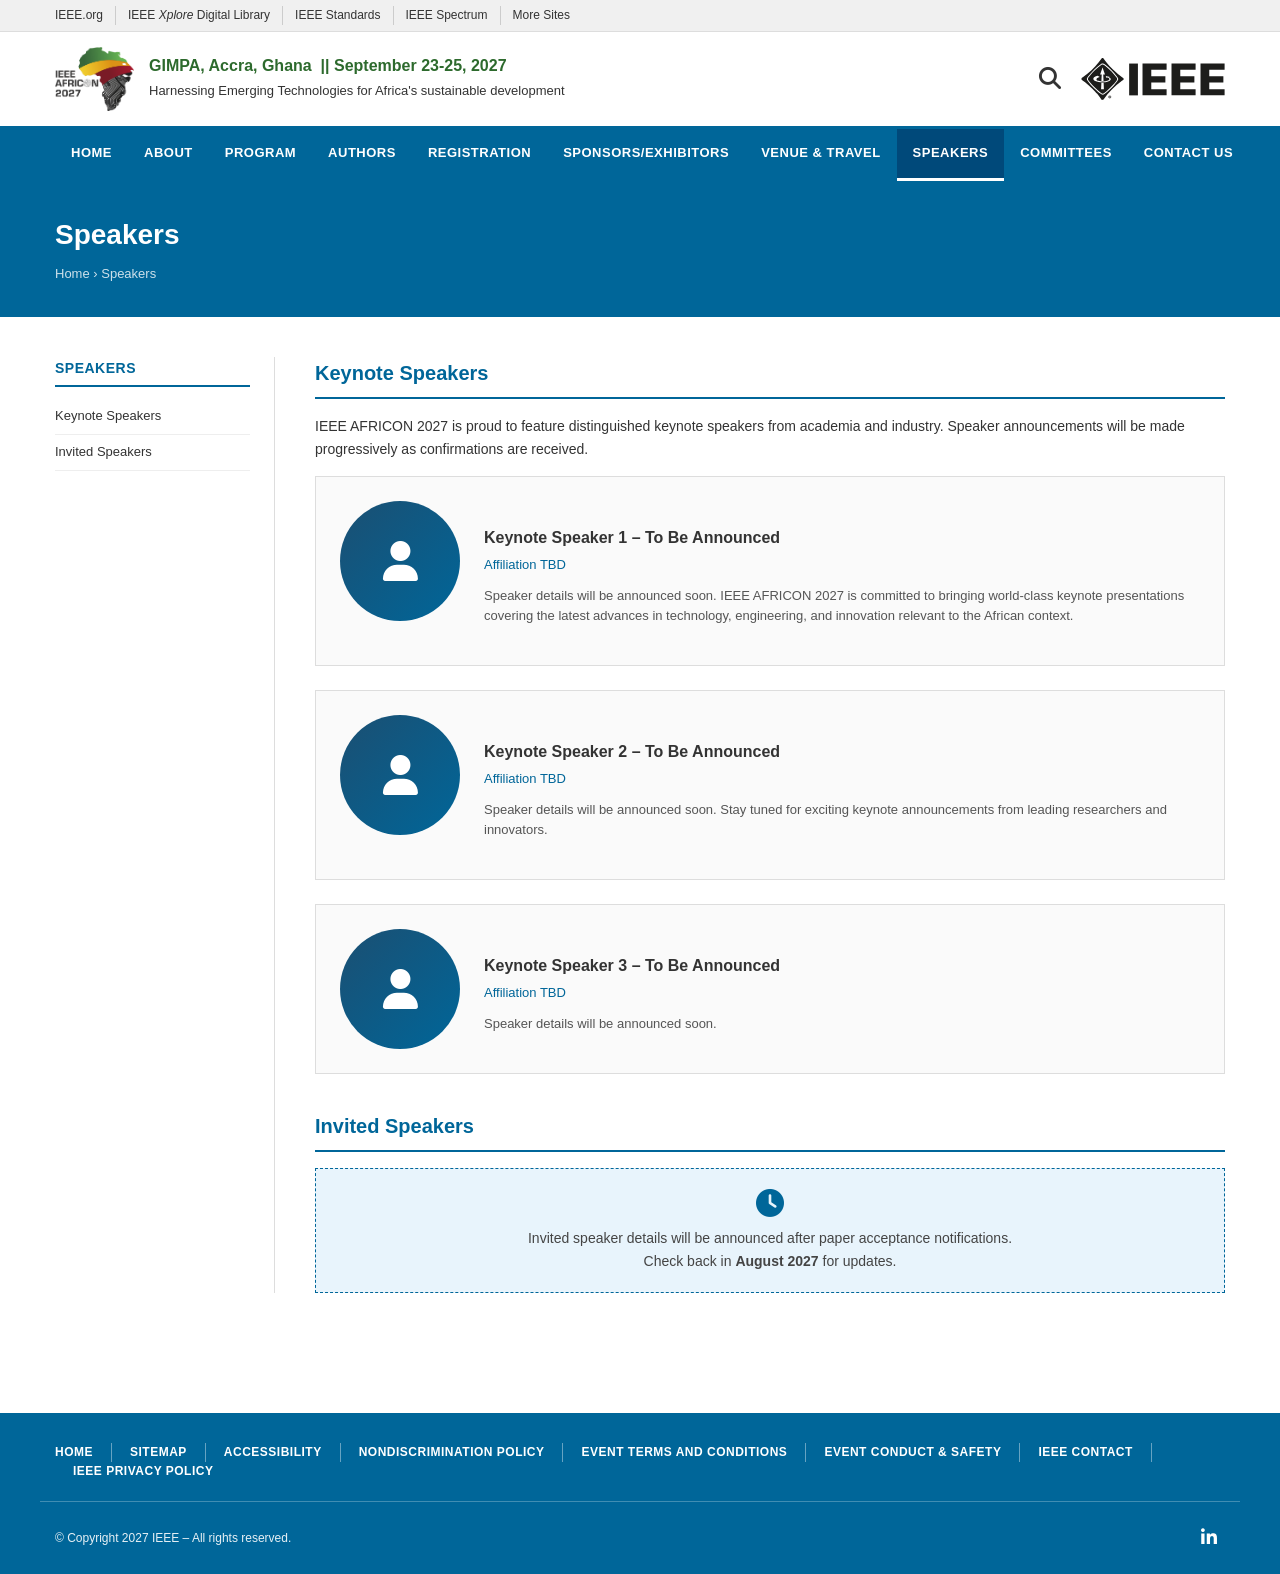
<file: speakers.html>
<!doctype html>
<html lang="en">
  <head>
    <meta charset="UTF-8" />
    <meta name="viewport" content="width=device-width, initial-scale=1.0" />
    <title>Speakers – IEEE AFRICON 2027</title>
    <link rel="stylesheet" href="assets/css/style.css" />
    <link rel="stylesheet" href="assets/css/pages.css" />
    <link
      rel="stylesheet"
      href="https://cdnjs.cloudflare.com/ajax/libs/font-awesome/6.5.0/css/all.min.css"
      crossorigin="anonymous"
    />
    <style>
      .speaker-card {
        display: flex;
        gap: 24px;
        border: 1px solid #ddd;
        padding: 24px;
        margin-bottom: 24px;
        background: #fafafa;
      }
      .speaker-photo {
        width: 120px;
        height: 120px;
        border-radius: 50%;
        background: linear-gradient(135deg, #1b4f72, #006699);
        display: flex;
        align-items: center;
        justify-content: center;
        color: white;
        font-size: 40px;
        flex-shrink: 0;
      }
      .speaker-info h3 {
        margin-bottom: 4px;
        font-size: 16px;
      }
      .speaker-info .affiliation {
        color: var(--ieee-blue);
        font-size: 13px;
        margin-bottom: 10px;
      }
      .speaker-info p {
        font-size: 13px;
        line-height: 1.6;
        color: #555;
      }
      .tba-notice {
        background: #e8f4fc;
        border: 1px dashed var(--ieee-blue);
        padding: 20px 24px;
        text-align: center;
        color: #444;
        font-size: 14px;
        margin-top: 16px;
      }
    </style>
  </head>
  <body>
    <div class="top-bar">
      <div class="container">
        <a href="https://www.ieee.org" target="_blank">IEEE.org</a>
        <a href="https://ieeexplore.ieee.org" target="_blank"
          >IEEE <em>Xplore</em> Digital Library</a
        >
        <a href="https://standards.ieee.org" target="_blank">IEEE Standards</a>
        <a href="https://spectrum.ieee.org" target="_blank">IEEE Spectrum</a>
        <a href="https://www.ieee.org/sitemap.html" target="_blank"
          >More Sites</a
        >
      </div>
    </div>

    <header class="site-header" id="top">
      <div class="header-inner">
        <div class="header-logo">
          <img
            src="assets/images/logo/logo.png"
            alt="IEEE AFRICON 2027 Logo"
            class="africon-logo"
          />
          <div class="header-tagline">
            <span class="venue"
              >GIMPA, Accra, Ghana &nbsp;||&nbsp;September 23-25, 2027</span
            >
            <span class="theme"
              >Harnessing Emerging Technologies for Africa's sustainable
              development</span
            >
          </div>
        </div>
        <div class="header-right">
          <button class="search-icon"><i class="fa fa-search"></i></button>
          <img src="assets/images/ieee-logo.svg" alt="IEEE" class="ieee-logo" />
        </div>
      </div>
      <div class="search-box">
        <div class="container">
          <input type="text" placeholder="Search IEEE AFRICON 2027..." />
        </div>
      </div>
    </header>

    <nav class="main-nav">
      <div class="container">
        <ul class="nav-list">
          <li><a href="index.html">Home</a></li>
          <li><a href="about.html">About</a></li>
          <li><a href="program.html">Program</a></li>
          <li><a href="authors.html">Authors</a></li>
          <li><a href="registration.html">Registration</a></li>
          <li><a href="sponsors.html">Sponsors/Exhibitors</a></li>
          <li><a href="venue.html">Venue&nbsp;&amp;&nbsp;Travel</a></li>
          <li><a href="speakers.html" class="active">Speakers</a></li>
          <li><a href="committees.html">Committees</a></li>
          <li><a href="contact.html">Contact&nbsp;Us</a></li>
        </ul>
      </div>
    </nav>

    <div class="page-hero">
      <div class="container">
        <h1>Speakers</h1>
        <div class="breadcrumb">
          <a href="index.html">Home</a> &rsaquo; Speakers
        </div>
      </div>
    </div>

    <div class="page-layout">
      <aside class="sidebar">
        <h3>Speakers</h3>
        <ul>
          <li><a href="#keynote">Keynote Speakers</a></li>
          <li><a href="#invited">Invited Speakers</a></li>
        </ul>
      </aside>

      <div class="page-content">
        <h2 id="keynote">Keynote Speakers</h2>
        <p>
          IEEE AFRICON 2027 is proud to feature distinguished keynote speakers
          from academia and industry. Speaker announcements will be made
          progressively as confirmations are received.
        </p>

        <div class="speaker-card">
          <div class="speaker-photo"><i class="fa fa-user"></i></div>
          <div class="speaker-info">
            <h3>Keynote Speaker 1 – To Be Announced</h3>
            <div class="affiliation">Affiliation TBD</div>
            <p>
              Speaker details will be announced soon. IEEE AFRICON 2027 is
              committed to bringing world-class keynote presentations covering
              the latest advances in technology, engineering, and innovation
              relevant to the African context.
            </p>
          </div>
        </div>

        <div class="speaker-card">
          <div class="speaker-photo"><i class="fa fa-user"></i></div>
          <div class="speaker-info">
            <h3>Keynote Speaker 2 – To Be Announced</h3>
            <div class="affiliation">Affiliation TBD</div>
            <p>
              Speaker details will be announced soon. Stay tuned for exciting
              keynote announcements from leading researchers and innovators.
            </p>
          </div>
        </div>

        <div class="speaker-card">
          <div class="speaker-photo"><i class="fa fa-user"></i></div>
          <div class="speaker-info">
            <h3>Keynote Speaker 3 – To Be Announced</h3>
            <div class="affiliation">Affiliation TBD</div>
            <p>Speaker details will be announced soon.</p>
          </div>
        </div>

        <h2 id="invited" style="margin-top: 36px">Invited Speakers</h2>
        <div class="tba-notice">
          <i
            class="fa fa-clock"
            style="
              font-size: 28px;
              color: var(--ieee-blue);
              display: block;
              margin-bottom: 10px;
            "
          ></i>
          Invited speaker details will be announced after paper acceptance
          notifications.<br />
          Check back in <strong>August 2027</strong> for updates.
        </div>
      </div>
    </div>

    <footer class="site-footer">
      <nav class="footer-nav">
        <a href="index.html">Home</a>
        <a href="https://www.ieee.org/sitemap.html" target="_blank" rel="noopener">Sitemap</a>
        <a href="https://www.ieee.org/accessibility-statement.html" target="_blank" rel="noopener">Accessibility</a>
        <a href="https://www.ieee.org/about/corporate/governance/p9-26.html" target="_blank" rel="noopener">Nondiscrimination Policy</a>
        <a href="https://events.ieee.org/planning-basics/event-registration/policies-terms-conditions/" target="_blank" rel="noopener">Event Terms and Conditions</a>
        <a href="https://events.ieee.org/planning-basics/general-guidelines/ieee-event-conduct-and-safety-statement-for-conferences/" target="_blank" rel="noopener">Event Conduct &amp; Safety</a>
        <a href="https://www.ieee.org/about/contact.html" target="_blank" rel="noopener">IEEE Contact</a>
        <a
          href="https://www.ieee.org/security/privacy-policy.html"
          target="_blank"
          >IEEE Privacy Policy</a
        >
      </nav>
      <div class="footer-bottom">
        <p class="footer-copy">
          &copy; Copyright 2027 IEEE &ndash; All rights reserved.
        </p>
        <div class="footer-social" aria-label="Social media links">
          <a href="https://www.linkedin.com/company/ieee-africon" target="_blank" rel="noopener" aria-label="IEEE AFRICON on LinkedIn"><i class="fab fa-linkedin-in"></i></a>
        </div>
      </div>
    </footer>
    <a href="#top" class="back-to-top" style="opacity: 0"
      ><span class="cookie-icon"><i class="fas fa-circle-dot"></i></span>Back to
      Top</a
    >
    <script src="assets/js/main.js"></script>
  </body>
</html>
</file>
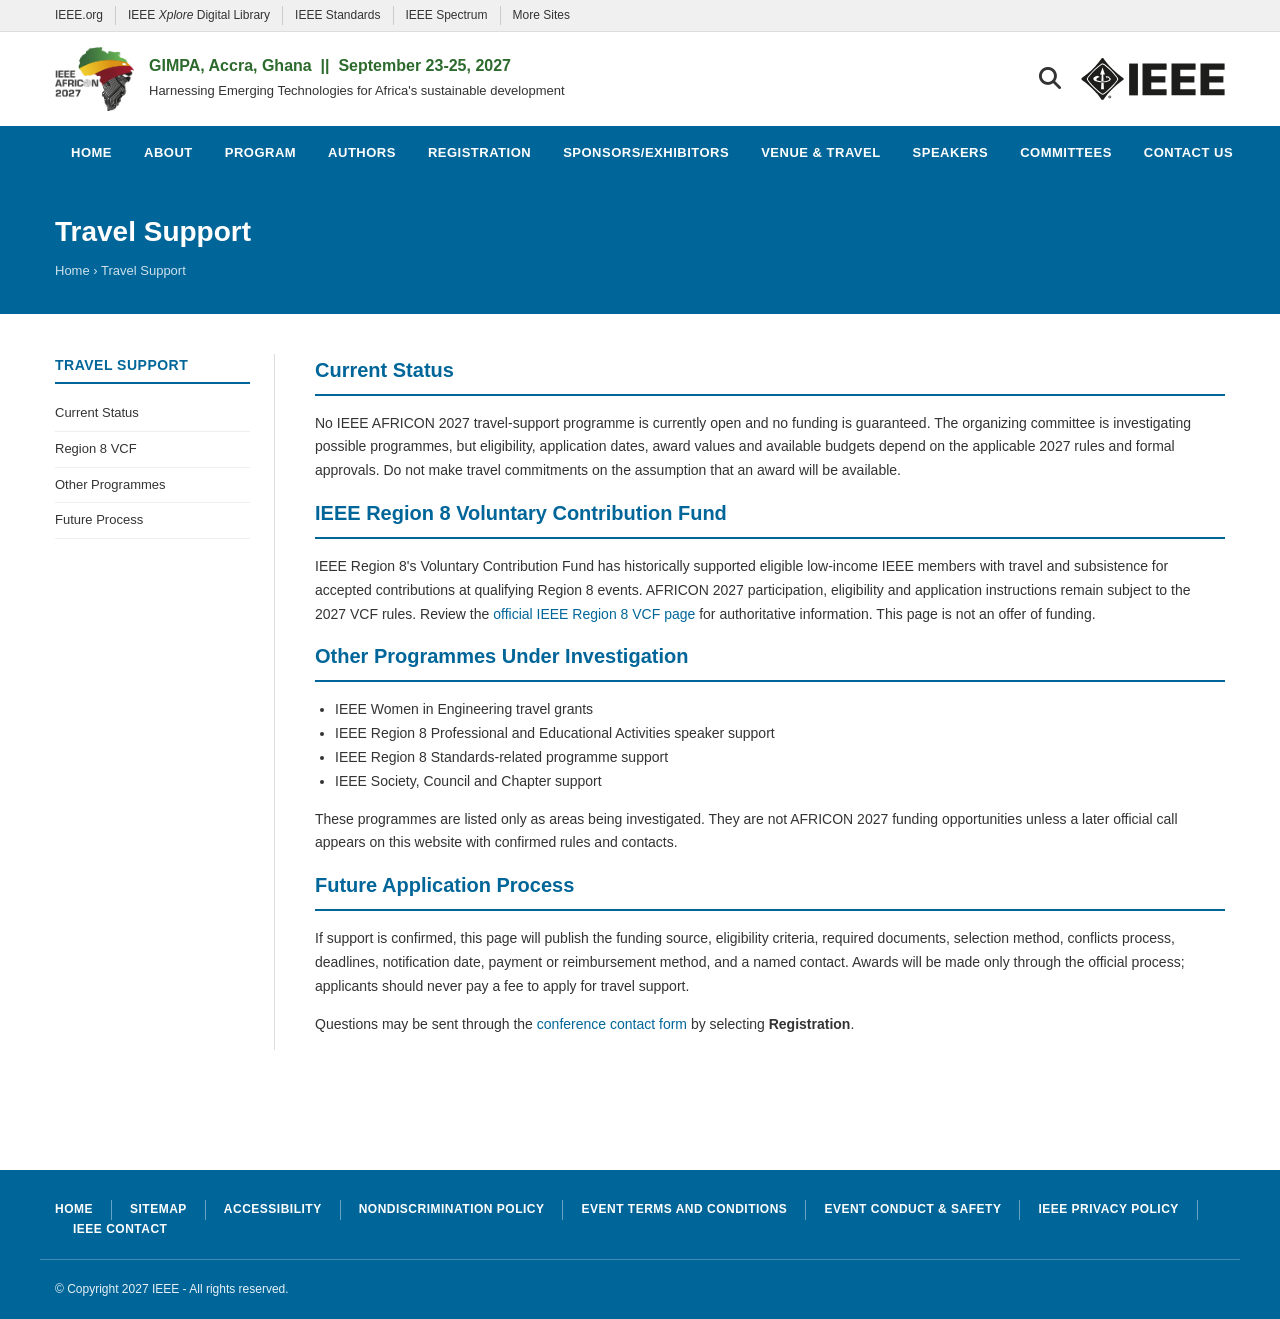
<file: travel-support.html>
<!doctype html>
<html lang="en">
  <head>
    <meta charset="UTF-8" />
    <meta name="viewport" content="width=device-width, initial-scale=1.0" />
    <title>Travel Support - IEEE AFRICON 2027</title>
    <link rel="stylesheet" href="assets/css/style.css" />
    <link rel="stylesheet" href="assets/css/pages.css" />
    <link rel="stylesheet" href="https://cdnjs.cloudflare.com/ajax/libs/font-awesome/6.5.0/css/all.min.css" crossorigin="anonymous" />
  </head>
  <body>
    <div class="top-bar">
      <div class="container">
        <a href="https://www.ieee.org" target="_blank" rel="noopener">IEEE.org</a>
        <a href="https://ieeexplore.ieee.org" target="_blank" rel="noopener">IEEE <em>Xplore</em> Digital Library</a>
        <a href="https://standards.ieee.org" target="_blank" rel="noopener">IEEE Standards</a>
        <a href="https://spectrum.ieee.org" target="_blank" rel="noopener">IEEE Spectrum</a>
        <a href="https://www.ieee.org/sitemap.html" target="_blank" rel="noopener">More Sites</a>
      </div>
    </div>

    <header class="site-header" id="top">
      <div class="header-inner">
        <div class="header-logo">
          <img src="assets/images/logo/logo.png" alt="IEEE AFRICON 2027 Logo" class="africon-logo" />
          <div class="header-tagline">
            <span class="venue">GIMPA, Accra, Ghana &nbsp;||&nbsp; September 23-25, 2027</span>
            <span class="theme">Harnessing Emerging Technologies for Africa's sustainable development</span>
          </div>
        </div>
        <div class="header-right">
          <button class="search-icon" aria-label="Search"><i class="fa fa-search"></i></button>
          <img src="assets/images/ieee-logo.svg" alt="IEEE" class="ieee-logo" />
        </div>
      </div>
      <div class="search-box"><div class="container"><input type="text" placeholder="Search IEEE AFRICON 2027..." /></div></div>
    </header>

    <nav class="main-nav">
      <div class="container">
        <ul class="nav-list">
          <li><a href="index.html">Home</a></li>
          <li><a href="about.html">About</a></li>
          <li><a href="program.html">Program</a></li>
          <li><a href="authors.html">Authors</a></li>
          <li><a href="registration.html">Registration</a></li>
          <li><a href="sponsors.html">Sponsors/Exhibitors</a></li>
          <li><a href="venue.html">Venue&nbsp;&amp;&nbsp;Travel</a></li>
          <li><a href="speakers.html">Speakers</a></li>
          <li><a href="committees.html">Committees</a></li>
          <li><a href="contact.html">Contact&nbsp;Us</a></li>
        </ul>
      </div>
    </nav>

    <div class="page-hero">
      <div class="container">
        <h1>Travel Support</h1>
        <div class="breadcrumb"><a href="index.html">Home</a> &rsaquo; Travel Support</div>
      </div>
    </div>

    <div class="page-layout">
      <aside class="sidebar">
        <h3>Travel Support</h3>
        <ul>
          <li><a href="#status">Current Status</a></li>
          <li><a href="#vcf">Region 8 VCF</a></li>
          <li><a href="#other">Other Programmes</a></li>
          <li><a href="#process">Future Process</a></li>
        </ul>
      </aside>

      <div class="page-content">
        <h2 id="status">Current Status</h2>
        <p>
          No IEEE AFRICON 2027 travel-support programme is currently open and
          no funding is guaranteed. The organizing committee is investigating
          possible programmes, but eligibility, application dates, award values
          and available budgets depend on the applicable 2027 rules and formal
          approvals. Do not make travel commitments on the assumption that an
          award will be available.
        </p>

        <h2 id="vcf">IEEE Region 8 Voluntary Contribution Fund</h2>
        <p>
          IEEE Region 8's Voluntary Contribution Fund has historically
          supported eligible low-income IEEE members with travel and subsistence
          for accepted contributions at qualifying Region 8 events. AFRICON
          2027 participation, eligibility and application instructions remain
          subject to the 2027 VCF rules. Review the
          <a href="https://ieeer8.org/category/voluntary-contribution-fund/" target="_blank" rel="noopener">official IEEE Region 8 VCF page</a>
          for authoritative information. This page is not an offer of funding.
        </p>

        <h2 id="other">Other Programmes Under Investigation</h2>
        <ul>
          <li>IEEE Women in Engineering travel grants</li>
          <li>IEEE Region 8 Professional and Educational Activities speaker support</li>
          <li>IEEE Region 8 Standards-related programme support</li>
          <li>IEEE Society, Council and Chapter support</li>
        </ul>
        <p>
          These programmes are listed only as areas being investigated. They
          are not AFRICON 2027 funding opportunities unless a later official
          call appears on this website with confirmed rules and contacts.
        </p>

        <h2 id="process">Future Application Process</h2>
        <p>
          If support is confirmed, this page will publish the funding source,
          eligibility criteria, required documents, selection method, conflicts
          process, deadlines, notification date, payment or reimbursement
          method, and a named contact. Awards will be made only through the
          official process; applicants should never pay a fee to apply for
          travel support.
        </p>
        <p>
          Questions may be sent through the
          <a href="contact.html#message">conference contact form</a> by selecting
          <strong>Registration</strong>.
        </p>
      </div>
    </div>

    <footer class="site-footer">
      <nav class="footer-nav">
        <a href="index.html">Home</a>
        <a href="https://www.ieee.org/sitemap.html" target="_blank" rel="noopener">Sitemap</a>
        <a href="https://www.ieee.org/accessibility-statement.html" target="_blank" rel="noopener">Accessibility</a>
        <a href="https://www.ieee.org/about/corporate/governance/p9-26.html" target="_blank" rel="noopener">Nondiscrimination Policy</a>
        <a href="https://events.ieee.org/planning-basics/event-registration/policies-terms-conditions/" target="_blank" rel="noopener">Event Terms and Conditions</a>
        <a href="https://events.ieee.org/planning-basics/general-guidelines/ieee-event-conduct-and-safety-statement-for-conferences/" target="_blank" rel="noopener">Event Conduct &amp; Safety</a>
        <a href="https://www.ieee.org/security/privacy-policy.html" target="_blank" rel="noopener">IEEE Privacy Policy</a>
        <a href="https://www.ieee.org/about/contact.html" target="_blank" rel="noopener">IEEE Contact</a>
      </nav>
      <div class="footer-bottom"><p class="footer-copy">&copy; Copyright 2027 IEEE - All rights reserved.</p></div>
    </footer>
    <script src="assets/js/main.js"></script>
    <script src="assets/js/page-template.js"></script>
  </body>
</html>
</file>
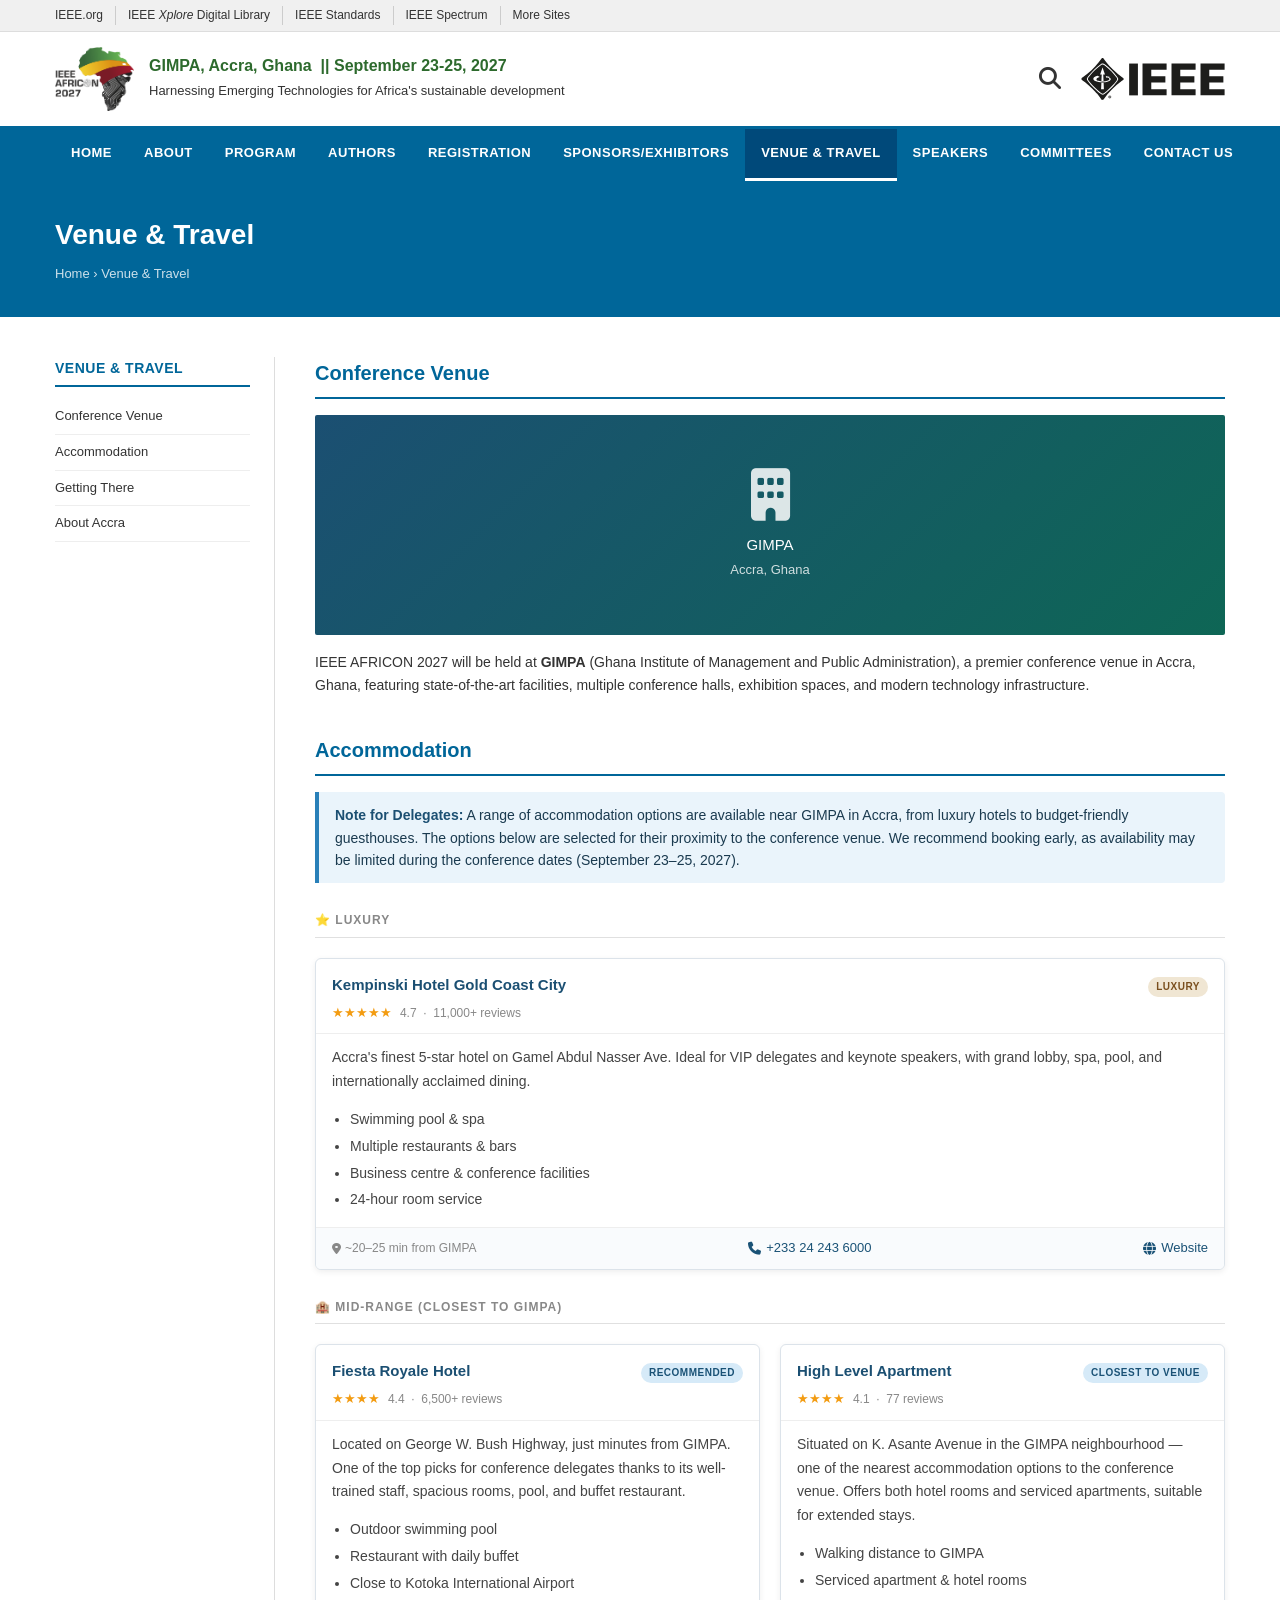
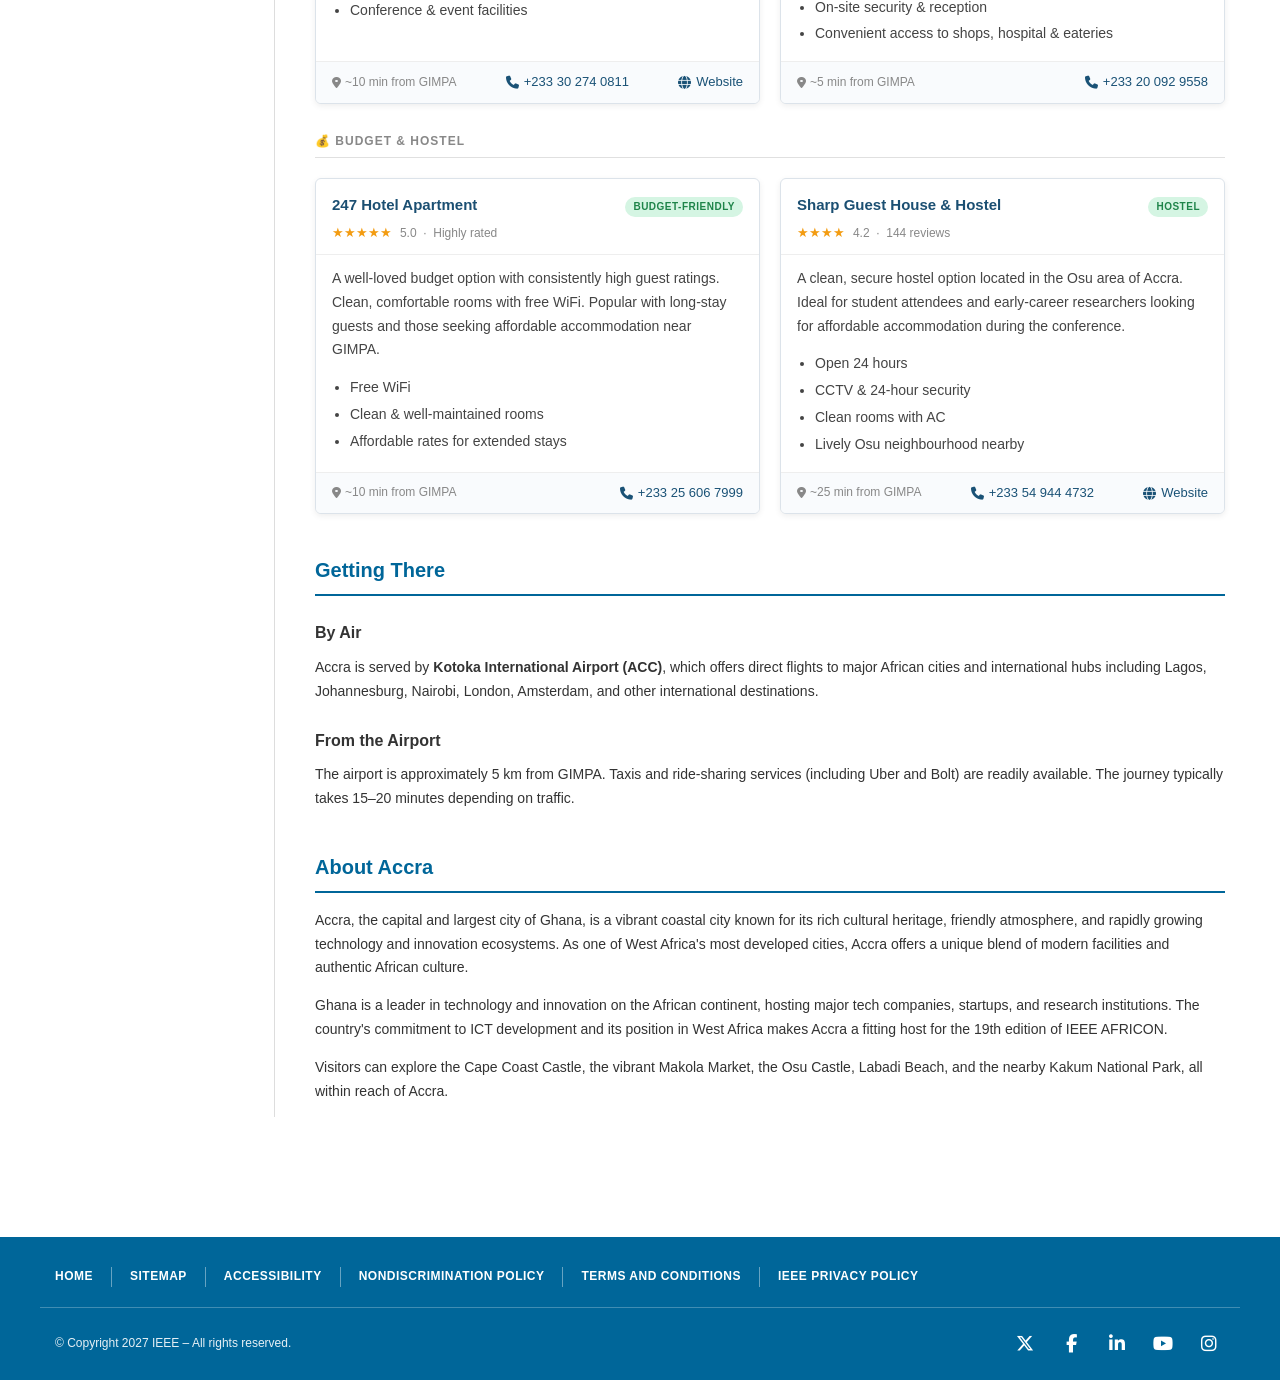
<file: venue.html>
<!doctype html>
<html lang="en">
  <head>
    <meta charset="UTF-8" />
    <meta name="viewport" content="width=device-width, initial-scale=1.0" />
    <title>Venue&nbsp;&amp;&nbsp;Travel – IEEE AFRICON 2027</title>
    <link rel="stylesheet" href="assets/css/style.css" />
    <link rel="stylesheet" href="assets/css/pages.css" />
    <link
      rel="stylesheet"
      href="https://cdnjs.cloudflare.com/ajax/libs/font-awesome/6.5.0/css/all.min.css"
      crossorigin="anonymous"
    />
    <style>
      .venue-card {
        border: 1px solid #ddd;
        padding: 20px;
        margin-bottom: 20px;
        background: #fafafa;
        border-radius: 4px;
      }
      .venue-card h3 {
        margin-top: 0;
        color: #1b4f72;
      }
      .venue-placeholder {
        width: 100%;
        height: 220px;
        background: linear-gradient(135deg, #1b4f72, #0e6655);
        display: flex;
        align-items: center;
        justify-content: center;
        color: white;
        font-size: 15px;
        text-align: center;
        margin-bottom: 16px;
        border-radius: 2px;
      }

      /* ── Accommodation grid ── */
      .accommodation-grid {
        display: grid;
        grid-template-columns: repeat(auto-fit, minmax(280px, 1fr));
        gap: 20px;
        margin-top: 20px;
      }

      .hotel-card {
        border: 1px solid #dce3ea;
        border-radius: 6px;
        overflow: hidden;
        background: #fff;
        box-shadow: 0 2px 6px rgba(0, 0, 0, 0.07);
        display: flex;
        flex-direction: column;
      }

      .hotel-card-header {
        padding: 14px 16px 10px;
        border-bottom: 1px solid #eee;
        display: flex;
        align-items: flex-start;
        gap: 12px;
      }

      .hotel-tier-badge {
        display: inline-block;
        font-size: 10px;
        font-weight: 700;
        letter-spacing: 0.5px;
        text-transform: uppercase;
        padding: 2px 8px;
        border-radius: 20px;
        white-space: nowrap;
        margin-top: 4px;
      }
      .tier-luxury {
        background: #f0e6d3;
        color: #7a4f1e;
      }
      .tier-midrange {
        background: #d6eaf8;
        color: #1a5276;
      }
      .tier-budget {
        background: #d5f5e3;
        color: #1e8449;
      }

      .hotel-card-header-info {
        flex: 1;
      }
      .hotel-card-header-info h3 {
        margin: 0 0 4px;
        font-size: 15px;
        color: #1b4f72;
      }

      .hotel-stars {
        color: #f39c12;
        font-size: 13px;
        margin-right: 4px;
      }
      .hotel-rating-count {
        font-size: 12px;
        color: #888;
      }

      .hotel-card-body {
        padding: 12px 16px;
        font-size: 13.5px;
        color: #444;
        line-height: 1.6;
        flex: 1;
      }

      .hotel-card-body ul {
        margin: 8px 0 0;
        padding-left: 18px;
      }
      .hotel-card-body ul li {
        margin-bottom: 3px;
      }

      .hotel-card-footer {
        padding: 10px 16px;
        border-top: 1px solid #eee;
        display: flex;
        align-items: center;
        justify-content: space-between;
        gap: 8px;
        flex-wrap: wrap;
        background: #f9fbfd;
      }

      .hotel-card-footer a {
        font-size: 13px;
        color: #1a5276;
        text-decoration: none;
        display: inline-flex;
        align-items: center;
        gap: 5px;
      }
      .hotel-card-footer a:hover {
        text-decoration: underline;
      }

      .hotel-distance {
        font-size: 12px;
        color: #888;
        display: flex;
        align-items: center;
        gap: 4px;
      }

      .accommodation-note {
        background: #eaf4fb;
        border-left: 4px solid #2980b9;
        padding: 12px 16px;
        margin-bottom: 24px;
        font-size: 14px;
        color: #1a3a4f;
        border-radius: 0 4px 4px 0;
      }
      .accommodation-note strong {
        color: #1b4f72;
      }

      .section-tier-label {
        font-size: 12px;
        font-weight: 700;
        text-transform: uppercase;
        letter-spacing: 1px;
        color: #888;
        margin: 28px 0 10px;
        padding-bottom: 6px;
        border-bottom: 1px solid #e0e0e0;
      }
    </style>
  </head>
  <body>
    <div class="top-bar">
      <div class="container">
        <a href="https://www.ieee.org" target="_blank">IEEE.org</a>
        <a href="https://ieeexplore.ieee.org" target="_blank"
          >IEEE <em>Xplore</em> Digital Library</a
        >
        <a href="https://standards.ieee.org" target="_blank">IEEE Standards</a>
        <a href="https://spectrum.ieee.org" target="_blank">IEEE Spectrum</a>
        <a href="https://www.ieee.org/sitemap.html" target="_blank"
          >More Sites</a
        >
      </div>
    </div>

    <header class="site-header" id="top">
      <div class="header-inner">
        <div class="header-logo">
          <img
            src="assets/images/logo/logo.png"
            alt="IEEE AFRICON 2027 Logo"
            class="africon-logo"
          />
          <div class="header-tagline">
            <span class="venue"
              >GIMPA, Accra, Ghana &nbsp;||&nbsp;September 23-25, 2027</span
            >
            <span class="theme"
              >Harnessing Emerging Technologies for Africa's sustainable
              development</span
            >
          </div>
        </div>
        <div class="header-right">
          <button class="search-icon"><i class="fa fa-search"></i></button>
          <img src="assets/images/ieee-logo.svg" alt="IEEE" class="ieee-logo" />
        </div>
      </div>
      <div class="search-box">
        <div class="container">
          <input type="text" placeholder="Search IEEE AFRICON 2027..." />
        </div>
      </div>
    </header>

    <nav class="main-nav">
      <div class="container">
        <ul class="nav-list">
          <li><a href="index.html">Home</a></li>
          <li><a href="about.html">About</a></li>
          <li><a href="program.html">Program</a></li>
          <li><a href="authors.html">Authors</a></li>
          <li><a href="registration.html">Registration</a></li>
          <li><a href="sponsors.html">Sponsors/Exhibitors</a></li>
          <li>
            <a href="venue.html" class="active">Venue&nbsp;&amp;&nbsp;Travel</a>
          </li>
          <li><a href="speakers.html">Speakers</a></li>
          <li><a href="committees.html">Committees</a></li>
          <li><a href="contact.html">Contact&nbsp;Us</a></li>
        </ul>
      </div>
    </nav>

    <div class="page-hero">
      <div class="container">
        <h1>Venue&nbsp;&amp;&nbsp;Travel</h1>
        <div class="breadcrumb">
          <a href="index.html">Home</a> &rsaquo; Venue&nbsp;&amp;&nbsp;Travel
        </div>
      </div>
    </div>

    <div class="page-layout">
      <aside class="sidebar">
        <h3>Venue&nbsp;&amp;&nbsp;Travel</h3>
        <ul>
          <li><a href="#venue">Conference Venue</a></li>
          <li><a href="#accommodation">Accommodation</a></li>
          <li><a href="#travel">Getting There</a></li>
          <li><a href="#accra">About Accra</a></li>
        </ul>
      </aside>

      <div class="page-content">
        <!-- ══ VENUE ══ -->
        <h2 id="venue">Conference Venue</h2>
        <div class="venue-placeholder">
          <div>
            <i
              class="fa fa-building"
              style="
                font-size: 52px;
                display: block;
                margin-bottom: 12px;
                opacity: 0.85;
              "
            ></i>
            GIMPA<br />
            <span style="font-size: 13px; opacity: 0.8">Accra, Ghana</span>
          </div>
        </div>
        <p>
          IEEE AFRICON 2027 will be held at <strong>GIMPA</strong> (Ghana
          Institute of Management and Public Administration), a premier
          conference venue in Accra, Ghana, featuring state-of-the-art
          facilities, multiple conference halls, exhibition spaces, and modern
          technology infrastructure.
        </p>

        <!-- ══ ACCOMMODATION ══ -->
        <h2 id="accommodation" style="margin-top: 36px">Accommodation</h2>

        <div class="accommodation-note">
          <strong>Note for Delegates:</strong> A range of accommodation options
          are available near GIMPA in Accra, from luxury hotels to
          budget-friendly guesthouses. The options below are selected for their
          proximity to the conference venue. We recommend booking early, as
          availability may be limited during the conference dates (September
          23–25, 2027).
        </div>

        <!-- ── LUXURY ── -->
        <div class="section-tier-label">⭐ Luxury</div>
        <div class="accommodation-grid">
          <!-- Kempinski -->
          <div class="hotel-card">
            <div class="hotel-card-header">
              <div class="hotel-card-header-info">
                <h3>Kempinski Hotel Gold Coast City</h3>
                <span class="hotel-stars">★★★★★</span>
                <span class="hotel-rating-count"
                  >4.7 &nbsp;·&nbsp; 11,000+ reviews</span
                >
              </div>
              <span class="hotel-tier-badge tier-luxury">Luxury</span>
            </div>
            <div class="hotel-card-body">
              <p>
                Accra's finest 5-star hotel on Gamel Abdul Nasser Ave. Ideal for
                VIP delegates and keynote speakers, with grand lobby, spa, pool,
                and internationally acclaimed dining.
              </p>
              <ul>
                <li>Swimming pool &amp; spa</li>
                <li>Multiple restaurants &amp; bars</li>
                <li>Business centre &amp; conference facilities</li>
                <li>24-hour room service</li>
              </ul>
            </div>
            <div class="hotel-card-footer">
              <span class="hotel-distance"
                ><i class="fa fa-map-marker-alt"></i> ~20–25 min from
                GIMPA</span
              >
              <a href="tel:+233242436000"
                ><i class="fa fa-phone"></i> +233 24 243 6000</a
              >
              <a
                href="https://www.kempinski.com/en/hotel-gold-coast-city"
                target="_blank"
                ><i class="fa fa-globe"></i> Website</a
              >
            </div>
          </div>
        </div>
        <!-- /luxury grid -->

        <!-- ── MID-RANGE ── -->
        <div class="section-tier-label">🏨 Mid-Range (Closest to GIMPA)</div>
        <div class="accommodation-grid">
          <!-- Fiesta Royale -->
          <div class="hotel-card">
            <div class="hotel-card-header">
              <div class="hotel-card-header-info">
                <h3>Fiesta Royale Hotel</h3>
                <span class="hotel-stars">★★★★</span>
                <span class="hotel-rating-count"
                  >4.4 &nbsp;·&nbsp; 6,500+ reviews</span
                >
              </div>
              <span class="hotel-tier-badge tier-midrange">Recommended</span>
            </div>
            <div class="hotel-card-body">
              <p>
                Located on George W. Bush Highway, just minutes from GIMPA. One
                of the top picks for conference delegates thanks to its
                well-trained staff, spacious rooms, pool, and buffet restaurant.
              </p>
              <ul>
                <li>Outdoor swimming pool</li>
                <li>Restaurant with daily buffet</li>
                <li>Close to Kotoka International Airport</li>
                <li>Conference &amp; event facilities</li>
              </ul>
            </div>
            <div class="hotel-card-footer">
              <span class="hotel-distance"
                ><i class="fa fa-map-marker-alt"></i> ~10 min from GIMPA</span
              >
              <a href="tel:+233302740811"
                ><i class="fa fa-phone"></i> +233 30 274 0811</a
              >
              <a href="https://fiestahospitality.com" target="_blank"
                ><i class="fa fa-globe"></i> Website</a
              >
            </div>
          </div>

          <!-- High Level Apartment -->
          <div class="hotel-card">
            <div class="hotel-card-header">
              <div class="hotel-card-header-info">
                <h3>High Level Apartment</h3>
                <span class="hotel-stars">★★★★</span>
                <span class="hotel-rating-count"
                  >4.1 &nbsp;·&nbsp; 77 reviews</span
                >
              </div>
              <span class="hotel-tier-badge tier-midrange"
                >Closest to Venue</span
              >
            </div>
            <div class="hotel-card-body">
              <p>
                Situated on K. Asante Avenue in the GIMPA neighbourhood — one of
                the nearest accommodation options to the conference venue.
                Offers both hotel rooms and serviced apartments, suitable for
                extended stays.
              </p>
              <ul>
                <li>Walking distance to GIMPA</li>
                <li>Serviced apartment &amp; hotel rooms</li>
                <li>On-site security &amp; reception</li>
                <li>Convenient access to shops, hospital &amp; eateries</li>
              </ul>
            </div>
            <div class="hotel-card-footer">
              <span class="hotel-distance"
                ><i class="fa fa-map-marker-alt"></i> ~5 min from GIMPA</span
              >
              <a href="tel:+233200929558"
                ><i class="fa fa-phone"></i> +233 20 092 9558</a
              >
            </div>
          </div>
        </div>
        <!-- /mid-range grid -->

        <!-- ── BUDGET ── -->
        <div class="section-tier-label">💰 Budget &amp; Hostel</div>
        <div class="accommodation-grid">
          <!-- 247 Hotel Apartment -->
          <div class="hotel-card">
            <div class="hotel-card-header">
              <div class="hotel-card-header-info">
                <h3>247 Hotel Apartment</h3>
                <span class="hotel-stars">★★★★★</span>
                <span class="hotel-rating-count"
                  >5.0 &nbsp;·&nbsp; Highly rated</span
                >
              </div>
              <span class="hotel-tier-badge tier-budget">Budget-Friendly</span>
            </div>
            <div class="hotel-card-body">
              <p>
                A well-loved budget option with consistently high guest ratings.
                Clean, comfortable rooms with free WiFi. Popular with long-stay
                guests and those seeking affordable accommodation near GIMPA.
              </p>
              <ul>
                <li>Free WiFi</li>
                <li>Clean &amp; well-maintained rooms</li>
                <li>Affordable rates for extended stays</li>
              </ul>
            </div>
            <div class="hotel-card-footer">
              <span class="hotel-distance"
                ><i class="fa fa-map-marker-alt"></i> ~10 min from GIMPA</span
              >
              <a href="tel:+233256067999"
                ><i class="fa fa-phone"></i> +233 25 606 7999</a
              >
            </div>
          </div>

          <!-- Sharp Guest House -->
          <div class="hotel-card">
            <div class="hotel-card-header">
              <div class="hotel-card-header-info">
                <h3>Sharp Guest House &amp; Hostel</h3>
                <span class="hotel-stars">★★★★</span>
                <span class="hotel-rating-count"
                  >4.2 &nbsp;·&nbsp; 144 reviews</span
                >
              </div>
              <span class="hotel-tier-badge tier-budget">Hostel</span>
            </div>
            <div class="hotel-card-body">
              <p>
                A clean, secure hostel option located in the Osu area of Accra.
                Ideal for student attendees and early-career researchers looking
                for affordable accommodation during the conference.
              </p>
              <ul>
                <li>Open 24 hours</li>
                <li>CCTV &amp; 24-hour security</li>
                <li>Clean rooms with AC</li>
                <li>Lively Osu neighbourhood nearby</li>
              </ul>
            </div>
            <div class="hotel-card-footer">
              <span class="hotel-distance"
                ><i class="fa fa-map-marker-alt"></i> ~25 min from GIMPA</span
              >
              <a href="tel:+233549444732"
                ><i class="fa fa-phone"></i> +233 54 944 4732</a
              >
              <a href="https://goo.gl/iszdbh" target="_blank"
                ><i class="fa fa-globe"></i> Website</a
              >
            </div>
          </div>
        </div>
        <!-- /budget grid -->

        <!-- ══ TRAVEL ══ -->
        <h2 id="travel" style="margin-top: 40px">Getting There</h2>
        <h3>By Air</h3>
        <p>
          Accra is served by
          <strong>Kotoka International Airport (ACC)</strong>, which offers
          direct flights to major African cities and international hubs
          including Lagos, Johannesburg, Nairobi, London, Amsterdam, and other
          international destinations.
        </p>
        <h3>From the Airport</h3>
        <p>
          The airport is approximately 5 km from GIMPA. Taxis and ride-sharing
          services (including Uber and Bolt) are readily available. The journey
          typically takes 15–20 minutes depending on traffic.
        </p>

        <!-- ══ ABOUT ACCRA ══ -->
        <h2 id="accra" style="margin-top: 40px">About Accra</h2>
        <p>
          Accra, the capital and largest city of Ghana, is a vibrant coastal
          city known for its rich cultural heritage, friendly atmosphere, and
          rapidly growing technology and innovation ecosystems. As one of West
          Africa's most developed cities, Accra offers a unique blend of modern
          facilities and authentic African culture.
        </p>
        <p>
          Ghana is a leader in technology and innovation on the African
          continent, hosting major tech companies, startups, and research
          institutions. The country's commitment to ICT development and its
          position in West Africa makes Accra a fitting host for the 19th
          edition of IEEE AFRICON.
        </p>
        <p>
          Visitors can explore the Cape Coast Castle, the vibrant Makola Market,
          the Osu Castle, Labadi Beach, and the nearby Kakum National Park, all
          within reach of Accra.
        </p>
      </div>
      <!-- /page-content -->
    </div>
    <!-- /page-layout -->

    <footer class="site-footer">
      <nav class="footer-nav">
        <a href="index.html">Home</a>
        <a href="sitemap.html">Sitemap</a>
        <a href="accessibility.html">Accessibility</a>
        <a href="nondiscrimination.html">Nondiscrimination Policy</a>
        <a href="terms.html">Terms and Conditions</a>
        <a
          href="https://www.ieee.org/security/privacy-policy.html"
          target="_blank"
          >IEEE Privacy Policy</a
        >
      </nav>
      <div class="footer-bottom">
        <p class="footer-copy">
          &copy; Copyright 2027 IEEE &ndash; All rights reserved.
        </p>
        <div class="footer-social">
          <a href="#"><i class="fab fa-x-twitter"></i></a>
          <a href="#"><i class="fab fa-facebook-f"></i></a>
          <a href="#"><i class="fab fa-linkedin-in"></i></a>
          <a href="#"><i class="fab fa-youtube"></i></a>
          <a href="#"><i class="fab fa-instagram"></i></a>
        </div>
      </div>
    </footer>

    <a href="#top" class="back-to-top" style="opacity: 0">
      <span class="cookie-icon"><i class="fas fa-circle-dot"></i></span>Back to
      Top
    </a>
    <script src="assets/js/main.js"></script>
  </body>
</html>
</file>
<file: assets/css/style.css>
/* ===== IEEE AFRICON 2027 - Main Stylesheet ===== */

*, *::before, *::after {
  box-sizing: border-box;
  margin: 0;
  padding: 0;
}

:root {
  --ieee-blue: #006699;
  --ieee-dark-blue: #00497a;
  --ieee-light-blue: #0088cc;
  --ieee-green: #2d6a2d;
  --ieee-dark-green: #1a4d1a;
  --text-dark: #333333;
  --text-gray: #555555;
  --border-gray: #cccccc;
  --bg-light: #f5f5f5;
  --white: #ffffff;
}

.header-logo {
        display: flex;
        align-items: center;
        gap: 16px;
      }
      .africon-logo {
        height: 64px;
        width: auto;
        object-fit: contain;
        flex-shrink: 0;
      }
      .ieee-logo {
        height: 42px;
        width: auto;
        object-fit: contain;
      }


body {
  font-family: Arial, Helvetica, sans-serif;
  font-size: 14px;
  color: var(--text-dark);
  line-height: 1.6;
}

a {
  color: var(--ieee-blue);
  text-decoration: none;
}

a:hover {
  text-decoration: underline;
}

/* ===== TOP BAR ===== */
.top-bar {
  background: #f0f0f0;
  border-bottom: 1px solid #ddd;
  padding: 6px 0;
  font-size: 12px;
}

.top-bar .container {
  max-width: 1200px;
  margin: 0 auto;
  padding: 0 15px;
  display: flex;
  align-items: center;
  gap: 0;
}

.top-bar a {
  color: var(--text-dark);
  padding: 0 12px;
  border-right: 1px solid #ccc;
  font-size: 12px;
}

.top-bar a:first-child {
  padding-left: 0;
}

.top-bar a:last-child {
  border-right: none;
}

.top-bar a:hover {
  color: var(--ieee-blue);
  text-decoration: none;
}

/* ===== HEADER ===== */
.site-header {
  background: var(--white);
  padding: 15px 0;
  border-bottom: 3px solid var(--ieee-blue);
  position: relative;
}

.header-inner {
  max-width: 1200px;
  margin: 0 auto;
  padding: 0 15px;
  display: flex;
  align-items: center;
  justify-content: space-between;
}

.header-logo {
  display: flex;
  align-items: center;
  gap: 15px;
}

.logo-img {
  height: 80px;
  width: auto;
}

.header-tagline {
  display: flex;
  flex-direction: column;
}

.header-tagline .venue {
  font-size: 16px;
  font-weight: bold;
  color: var(--ieee-green);
  line-height: 1.3;
}

.header-tagline .theme {
  font-size: 13px;
  color: var(--text-dark);
  margin-top: 4px;
}

.header-right {
  display: flex;
  align-items: center;
  gap: 20px;
}

.search-icon {
  font-size: 22px;
  color: var(--text-dark);
  cursor: pointer;
  background: none;
  border: none;
}

.search-icon:hover {
  color: var(--ieee-blue);
}

.ieee-logo-img {
  height: 40px;
  width: auto;
}

/* ===== SEARCH BOX ===== */
.search-box {
  display: none;
  background: #fff;
  border-top: 1px solid #ddd;
  padding: 10px 0;
}

.search-box.active {
  display: block;
}

.search-box .container {
  max-width: 1200px;
  margin: 0 auto;
  padding: 0 15px;
}

.search-box input {
  width: 100%;
  padding: 8px 12px;
  border: 1px solid #ccc;
  font-size: 14px;
  border-radius: 3px;
}

/* ===== NAVIGATION ===== */
.main-nav {
  background: var(--ieee-blue);
}

.main-nav .container {
  max-width: 1200px;
  margin: 0 auto;
  padding: 0 15px;
}

.nav-list {
  list-style: none;
  display: flex;
  align-items: stretch;
  margin: 0;
  padding: 0;
}

.nav-list > li {
  position: relative;
}

.nav-list > li > a {
  display: block;
  color: var(--white);
  font-weight: bold;
  font-size: 13px;
  letter-spacing: 0.5px;
  padding: 14px 16px;
  text-transform: uppercase;
  text-decoration: none;
  transition: background 0.2s;
}

.nav-list > li > a:hover,
.nav-list > li > a.active {
  background: var(--ieee-dark-blue);
  text-decoration: none;
}

.nav-list > li > a.active {
  border-bottom: 3px solid var(--white);
}

/* Dropdown */
.nav-list > li:hover .dropdown {
  display: block;
}

.dropdown {
  display: none;
  position: absolute;
  top: 100%;
  left: 0;
  background: var(--white);
  border: 1px solid #ddd;
  border-top: 3px solid var(--ieee-blue);
  min-width: 200px;
  z-index: 1000;
  box-shadow: 0 4px 8px rgba(0,0,0,0.15);
}

.dropdown a {
  display: block;
  padding: 10px 16px;
  color: var(--text-dark);
  font-size: 13px;
  border-bottom: 1px solid #eee;
}

.dropdown a:hover {
  background: var(--bg-light);
  color: var(--ieee-blue);
  text-decoration: none;
}

/* ===== HERO SLIDER ===== */
.hero-slider {
  position: relative;
  width: 100%;
  overflow: hidden;
  background: #000;
}

.slide {
  display: none;
  position: relative;
  width: 100%;
  height: 480px;
  background-size: cover;
  background-position: center;
}

.slide.active {
  display: flex;
  align-items: center;
}

.slide-overlay {
  position: absolute;
  inset: 0;
  background: rgba(0, 60, 100, 0.45);
}

.slide-content {
  position: relative;
  z-index: 2;
  padding: 40px 60px;
  max-width: 540px;
}

.slide-content h1 {
  font-size: 36px;
  font-weight: bold;
  color: var(--white);
  margin-bottom: 12px;
  line-height: 1.2;
  text-shadow: 1px 1px 4px rgba(0,0,0,0.5);
}

.slide-content p {
  font-size: 18px;
  color: var(--white);
  margin-bottom: 24px;
  text-shadow: 1px 1px 3px rgba(0,0,0,0.4);
  font-weight: 500;
}

.btn-submit {
  display: inline-block;
  background: transparent;
  border: 2px solid var(--white);
  color: var(--white);
  padding: 12px 28px;
  font-size: 13px;
  font-weight: bold;
  letter-spacing: 1px;
  text-transform: uppercase;
  cursor: pointer;
  transition: background 0.2s, color 0.2s;
  text-decoration: none;
}

.btn-submit:hover {
  background: var(--white);
  color: var(--ieee-blue);
  text-decoration: none;
}

/* Slider Controls */
.slider-arrow {
  position: absolute;
  top: 50%;
  transform: translateY(-50%);
  background: rgba(255,255,255,0.15);
  border: none;
  color: white;
  font-size: 28px;
  padding: 12px 16px;
  cursor: pointer;
  z-index: 10;
  transition: background 0.2s;
  line-height: 1;
}

.slider-arrow:hover {
  background: rgba(255,255,255,0.35);
}

.slider-arrow.prev { left: 10px; }
.slider-arrow.next { right: 10px; }

.slider-dots {
  position: absolute;
  bottom: 18px;
  left: 60px;
  display: flex;
  align-items: center;
  gap: 8px;
  z-index: 10;
}

.slider-controls-row {
  display: flex;
  align-items: center;
  gap: 10px;
}

.slider-play-pause {
  background: none;
  border: none;
  color: white;
  font-size: 20px;
  cursor: pointer;
  padding: 0 4px;
  line-height: 1;
}

.dot {
  width: 14px;
  height: 14px;
  border-radius: 50%;
  border: 2px solid rgba(255,255,255,0.7);
  background: transparent;
  cursor: pointer;
  transition: background 0.2s;
}

.dot.active {
  background: var(--white);
}

/* ===== MAIN CONTENT ===== */
.main-content {
  max-width: 1200px;
  margin: 0 auto;
  padding: 40px 15px;
}

/* Two-column layout */
.two-col {
  display: grid;
  grid-template-columns: 1fr 1fr;
  gap: 40px;
  margin-bottom: 40px;
}

.message-column h2 {
  font-size: 16px;
  font-weight: bold;
  color: var(--text-dark);
  margin-bottom: 16px;
  padding-bottom: 8px;
  border-bottom: 2px solid var(--ieee-blue);
}

.message-column p {
  margin-bottom: 14px;
  font-size: 14px;
  line-height: 1.7;
  color: var(--text-dark);
}

.message-column .signature {
  margin-top: 20px;
  font-size: 14px;
  line-height: 1.8;
}

/* ===== VENUE SECTION ===== */
.venue-section {
  display: grid;
  grid-template-columns: 1fr 1fr;
  gap: 40px;
  margin-top: 20px;
  padding-top: 30px;
  border-top: 1px solid #ddd;
}

.venue-section h2 {
  font-size: 16px;
  font-weight: bold;
  color: var(--text-dark);
  margin-bottom: 16px;
  padding-bottom: 8px;
  border-bottom: 2px solid var(--ieee-blue);
}

.venue-section p {
  font-size: 14px;
  line-height: 1.7;
}

/* Mini slider for venue */
.mini-slider {
  position: relative;
  overflow: hidden;
  background: #000;
  border-radius: 2px;
}

.mini-slide {
  display: none;
  width: 100%;
  height: 280px;
  background-size: cover;
  background-position: center;
}

.mini-slide.active {
  display: block;
}

.mini-slider-controls {
  position: absolute;
  bottom: 12px;
  left: 14px;
  display: flex;
  align-items: center;
  gap: 8px;
}

.mini-btn {
  background: none;
  border: none;
  color: white;
  font-size: 16px;
  cursor: pointer;
  padding: 0 2px;
  line-height: 1;
}

.mini-dot {
  width: 10px;
  height: 10px;
  border-radius: 50%;
  border: 2px solid rgba(255,255,255,0.8);
  background: var(--white);
  cursor: pointer;
}

/* ===== FOOTER ===== */
.site-footer {
  background: var(--ieee-blue);
  color: var(--white);
  padding: 30px 0 20px;
  margin-top: 60px;
}

.footer-nav {
  max-width: 1200px;
  margin: 0 auto;
  padding: 0 15px 20px;
  border-bottom: 1px solid rgba(255,255,255,0.25);
  display: flex;
  align-items: center;
  flex-wrap: wrap;
  gap: 0;
}

.footer-nav a {
  color: var(--white);
  font-size: 12px;
  text-transform: uppercase;
  letter-spacing: 0.5px;
  padding: 0 18px;
  border-right: 1px solid rgba(255,255,255,0.4);
  font-weight: bold;
}

.footer-nav a:first-child {
  padding-left: 0;
}

.footer-nav a:last-child {
  border-right: none;
}

.footer-nav a:hover {
  text-decoration: underline;
}

.footer-bottom {
  max-width: 1200px;
  margin: 0 auto;
  padding: 20px 15px 0;
  display: flex;
  align-items: center;
  justify-content: space-between;
  flex-wrap: wrap;
  gap: 20px;
}

.footer-copy {
  font-size: 12px;
  color: rgba(255,255,255,0.9);
  line-height: 1.6;
  max-width: 700px;
}

.footer-social {
  display: flex;
  align-items: center;
  gap: 14px;
}

.footer-social a {
  color: var(--white);
  font-size: 18px;
  width: 32px;
  height: 32px;
  display: flex;
  align-items: center;
  justify-content: center;
  border-radius: 50%;
  transition: background 0.2s;
}

.footer-social a:hover {
  background: rgba(255,255,255,0.15);
  text-decoration: none;
}

/* ===== BACK TO TOP ===== */
.back-to-top {
  position: fixed;
  bottom: 20px;
  left: 20px;
  background: rgba(255,255,255,0.9);
  border: 1px solid #ccc;
  border-radius: 50px;
  padding: 8px 14px;
  font-size: 12px;
  color: var(--text-dark);
  cursor: pointer;
  z-index: 999;
  display: flex;
  align-items: center;
  gap: 6px;
  box-shadow: 0 2px 6px rgba(0,0,0,0.15);
  transition: opacity 0.3s;
  text-decoration: none;
}

.back-to-top:hover {
  background: white;
  text-decoration: none;
}

.back-to-top .cookie-icon {
  font-size: 16px;
}

/* ===== RESPONSIVE ===== */
@media (max-width: 768px) {
  .two-col,
  .venue-section {
    grid-template-columns: 1fr;
  }

  .nav-list {
    flex-wrap: wrap;
  }

  .nav-list > li > a {
    padding: 10px 12px;
    font-size: 11px;
  }

  .slide-content {
    padding: 30px 40px;
  }

  .slide-content h1 {
    font-size: 26px;
  }

  .slide {
    height: 350px;
  }

  .header-tagline .venue {
    font-size: 13px;
  }
}

/* ===== SVG / Icon fallbacks ===== */
.ieee-diamond {
  display: inline-block;
  width: 36px;
  height: 36px;
  background: var(--text-dark);
  clip-path: polygon(50% 0%, 100% 50%, 50% 100%, 0% 50%);
}
</file>
<file: assets/css/pages.css>
/* ===== Inner page styles ===== */

.page-hero {
  background: var(--ieee-blue);
  color: white;
  padding: 32px 0;
  margin-bottom: 40px;
}

.page-hero .container {
  max-width: 1200px;
  margin: 0 auto;
  padding: 0 15px;
}

.page-hero h1 {
  font-size: 28px;
  font-weight: bold;
  margin-bottom: 6px;
}

.page-hero .breadcrumb {
  font-size: 13px;
  color: rgba(255,255,255,0.8);
}

.page-hero .breadcrumb a {
  color: rgba(255,255,255,0.8);
}

.page-layout {
  max-width: 1200px;
  margin: 0 auto;
  padding: 0 15px 60px;
  display: grid;
  grid-template-columns: 220px 1fr;
  gap: 40px;
}

.sidebar {
  border-right: 1px solid #ddd;
  padding-right: 24px;
}

.sidebar h3 {
  font-size: 14px;
  font-weight: bold;
  color: var(--ieee-blue);
  text-transform: uppercase;
  letter-spacing: 0.5px;
  margin-bottom: 12px;
  padding-bottom: 6px;
  border-bottom: 2px solid var(--ieee-blue);
}

.sidebar ul {
  list-style: none;
}

.sidebar ul li a {
  display: block;
  padding: 7px 0;
  color: var(--text-dark);
  font-size: 13px;
  border-bottom: 1px solid #eee;
}

.sidebar ul li a:hover,
.sidebar ul li a.active {
  color: var(--ieee-blue);
  text-decoration: none;
}

.page-content h2 {
  font-size: 20px;
  font-weight: bold;
  color: var(--ieee-blue);
  margin-bottom: 16px;
  padding-bottom: 8px;
  border-bottom: 2px solid var(--ieee-blue);
}

.page-content h3 {
  font-size: 16px;
  font-weight: bold;
  color: var(--text-dark);
  margin: 24px 0 10px;
}

.page-content p {
  margin-bottom: 14px;
  line-height: 1.7;
  font-size: 14px;
}

.page-content ul {
  margin: 10px 0 14px 20px;
  font-size: 14px;
  line-height: 1.7;
}

.page-content table {
  width: 100%;
  border-collapse: collapse;
  margin: 20px 0;
  font-size: 13px;
}

.page-content table th {
  background: var(--ieee-blue);
  color: white;
  padding: 10px 14px;
  text-align: left;
}

.page-content table td {
  padding: 9px 14px;
  border-bottom: 1px solid #eee;
}

.page-content table tr:nth-child(even) td {
  background: #f8f8f8;
}

@media (max-width: 768px) {
  .page-layout {
    grid-template-columns: 1fr;
  }
  .sidebar {
    border-right: none;
    border-bottom: 1px solid #ddd;
    padding-right: 0;
    padding-bottom: 20px;
  }
}
</file>
